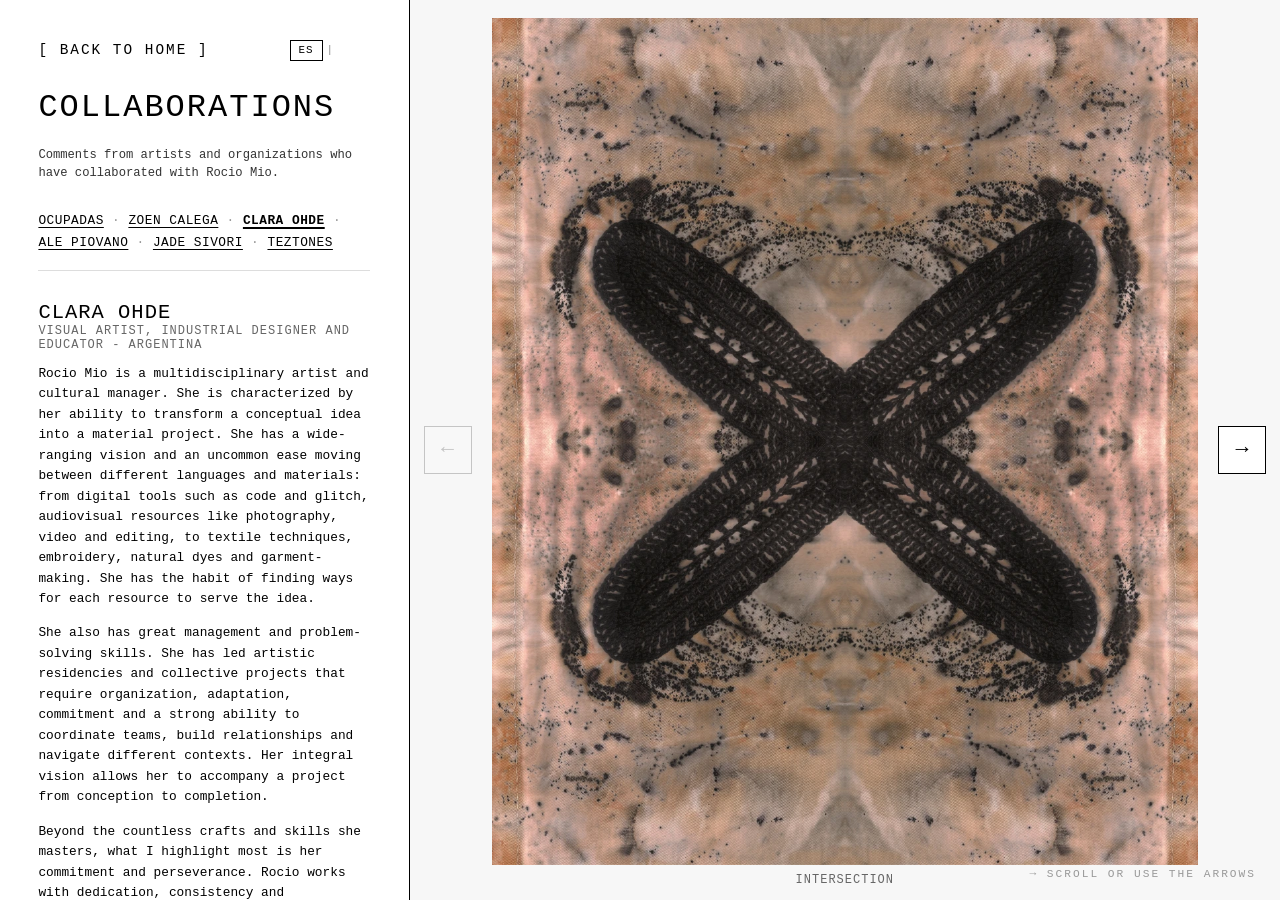
<file: collabs/index.html>
<!DOCTYPE html>
<html lang="es">
<head>
    <meta charset="UTF-8">
    <meta name="viewport" content="width=device-width, initial-scale=1.0">
    <title>Colaboraciones | Rocio Mio</title>
    <link rel="stylesheet" href="../css/serie-i18n.css">
    <style>
        * {
            margin: 0;
            padding: 0;
            box-sizing: border-box;
            font-family: 'Courier New', Courier, monospace;
        }

        body, html {
            background-color: #ffffff;
            color: #000000;
            height: 100%;
            overflow: hidden;
        }

        .portal-layout {
            display: flex;
            width: 100vw;
            height: 100vh;
        }

        .columna-texto {
            width: 32vw;
            height: 100vh;
            padding: 40px 3vw;
            border-right: 1px solid #000;
            display: flex;
            flex-direction: column;
            background: #ffffff;
            flex-shrink: 0;
            overflow-y: auto;
        }

        .btn-volver {
            color: #000;
            text-decoration: none;
            font-size: 0.9rem;
            letter-spacing: 2px;
            transition: opacity 0.3s;
        }

        .btn-volver:hover { opacity: 0.5; }

        .texto-contenido {
            margin-top: 28px;
            display: flex;
            flex-direction: column;
            gap: 8px;
            padding-bottom: 40px;
        }

        .texto-contenido h1 {
            font-size: clamp(1.5rem, 2.5vw, 3rem);
            text-transform: uppercase;
            letter-spacing: 2px;
            margin-bottom: 12px;
            font-weight: normal;
        }

        .collab-intro {
            font-size: clamp(0.75rem, 0.95vw, 1rem);
            line-height: 1.5;
            margin-bottom: 20px;
            color: #333;
        }

        .collab-lista--parrafo {
            display: block;
            margin-bottom: 22px;
            padding-bottom: 16px;
            border-bottom: 1px solid #ddd;
            line-height: 1.7;
            font-size: clamp(0.8rem, 1vw, 1rem);
            letter-spacing: 0.5px;
        }

        .collab-artista-inline {
            background: none;
            border: none;
            color: #000;
            font-family: inherit;
            font-size: inherit;
            letter-spacing: inherit;
            text-transform: uppercase;
            padding: 0;
            cursor: pointer;
            text-decoration: underline;
            text-underline-offset: 3px;
        }

        a.collab-artista-inline {
            display: inline;
        }

        .collab-artista-inline:hover {
            opacity: 0.55;
        }

        .collab-artista-inline.activa {
            text-decoration-thickness: 2px;
            font-weight: bold;
        }

        .collab-sep {
            color: #999;
        }

        #collabsRelato {
            display: flex;
            flex-direction: column;
            gap: 14px;
        }

        .collab-artista-nombre {
            font-size: clamp(1.1rem, 1.6vw, 1.6rem);
            text-transform: uppercase;
            letter-spacing: 1px;
            font-weight: normal;
        }

        .collab-artista-rol {
            font-size: clamp(0.75rem, 0.9vw, 0.9rem);
            letter-spacing: 1px;
            text-transform: uppercase;
            color: #666;
            margin-bottom: 4px;
        }

        #collabsRelato p {
            font-size: clamp(0.8rem, 1vw, 1.05rem);
            line-height: 1.6;
            text-align: left;
        }

        .link-objkt {
            display: inline-block;
            margin-top: 10px;
            color: #000;
            text-decoration: none;
            border: 1px solid #000;
            padding: 10px 20px;
            font-size: 0.85rem;
            text-transform: uppercase;
            letter-spacing: 1px;
            transition: all 0.3s ease;
            align-self: flex-start;
        }

        .link-objkt:hover {
            background: #000;
            color: #fff;
        }

        .galeria-wrap {
            position: relative;
            flex: 1;
            min-width: 0;
            height: 100vh;
            background: #f7f7f7;
        }

        .galeria-obras {
            --panel-w: 100%;
            width: 100%;
            height: 100%;
            display: flex;
            overflow-x: auto;
            overflow-y: hidden;
            scroll-snap-type: none;
            scroll-behavior: auto;
            overscroll-behavior: contain;
            -ms-overflow-style: none;
            scrollbar-width: none;
        }

        .galeria-obras::-webkit-scrollbar { display: none; }

        .item-obra {
            width: 100%;
            min-width: 100%;
            height: 100%;
            flex-shrink: 0;
            display: grid;
            grid-template-rows: minmax(0, 1fr) auto;
            grid-template-columns: 1fr;
            align-items: center;
            justify-items: center;
            padding: 2vh 2vw 1.5vh;
            overflow: hidden;
            box-sizing: border-box;
        }

        .item-obra img,
        .item-obra video,
        .item-obra iframe {
            grid-row: 1;
            place-self: center;
            max-width: 100%;
            max-height: 100%;
            width: 100%;
            height: 100%;
            object-fit: contain;
            display: block;
            border: 0;
        }

        .galeria-nav {
            position: absolute;
            top: 50%;
            transform: translateY(-50%);
            z-index: 20;
            width: 48px;
            height: 48px;
            border: 1px solid #000;
            background: rgba(255, 255, 255, 0.92);
            color: #000;
            cursor: pointer;
            font-size: 1.35rem;
            line-height: 1;
            display: flex;
            align-items: center;
            justify-content: center;
            transition: background 0.2s ease, color 0.2s ease, opacity 0.2s ease;
        }

        .galeria-nav--prev { left: 14px; }
        .galeria-nav--next { right: 14px; }

        .galeria-nav:hover:not(:disabled) {
            background: #000;
            color: #fff;
        }

        .galeria-nav:disabled {
            opacity: 0.2;
            cursor: default;
        }

        .item-obra iframe.item-youtube {
            width: min(100%, 420px);
            height: min(92%, 78vh);
            aspect-ratio: 9 / 16;
            background: #000;
        }

        .caption-obra {
            grid-row: 2;
            margin-top: 8px;
            font-size: 0.75rem;
            letter-spacing: 1px;
            text-transform: uppercase;
            color: #666;
            text-align: center;
            max-width: 90%;
        }

        .collab-vacio {
            display: flex;
            align-items: center;
            justify-content: center;
        }

        .collab-vacio .caption-obra {
            grid-row: auto;
            color: #999;
            font-size: 0.9rem;
            letter-spacing: 2px;
        }

        .scroll-hint {
            position: fixed;
            bottom: 20px;
            right: 24px;
            font-size: 0.7rem;
            letter-spacing: 2px;
            text-transform: uppercase;
            color: #999;
            pointer-events: none;
        }

        @media (max-width: 768px) {
            body, html { overflow: auto; }
            .portal-layout { flex-direction: column; height: auto; min-height: 100vh; }
            .columna-texto {
                width: 100vw;
                height: auto;
                border-right: none;
                border-bottom: 1px solid #000;
                padding: 30px 20px;
            }
            .galeria-wrap {
                width: 100vw;
                height: 70vh;
            }
            .galeria-nav {
                width: 42px;
                height: 42px;
            }
        }
    </style>
</head>
<body>

    <main class="portal-layout">

        <aside class="columna-texto">
            <div class="serie-top-row">
                <a href="../index.html#index" class="btn-volver" data-i18n="nav.volver">[ VOLVER AL ORIGEN ]</a>
                <div class="serie-lang-toggle serie-lang-toggle--light" role="group" aria-label="Idioma">
                    <button type="button" data-lang-btn="es" aria-pressed="true">ES</button>
                    <span class="serie-lang-sep">|</span>
                    <button type="button" data-lang-btn="en" aria-pressed="false">EN</button>
                </div>
            </div>

            <div class="texto-contenido">
                <h1 data-i18n="titulo">Colaboraciones</h1>
                <p class="collab-intro" data-i18n="intro">Comentarios de artistas y entidades con los que ha colaborado Rocio Mio.</p>
                <nav class="collab-lista collab-lista--parrafo" id="collabsLista" aria-label="Artistas"></nav>
                <div id="collabsArtistaHead"></div>
                <div id="collabsRelato"></div>
            </div>
        </aside>

        <div class="galeria-wrap">
            <button type="button" class="galeria-nav galeria-nav--prev" id="collabsPrev" aria-label="Imagen anterior">←</button>
            <section class="galeria-obras" id="collabsGaleria" aria-label="Obras de colaboracion"></section>
            <button type="button" class="galeria-nav galeria-nav--next" id="collabsNext" aria-label="Imagen siguiente">→</button>
        </div>

    </main>

    <span class="scroll-hint" data-i18n="scrollHint">→ gira la rueda o usa las flechas</span>

    <script src="../js/collabs-content.js"></script>
    <script src="../js/site-i18n.js"></script>
    <script src="../js/collabs-page.js"></script>
    <script src="../js/galeria-horizontal.js?v=8"></script>
</body>
</html>
</file>
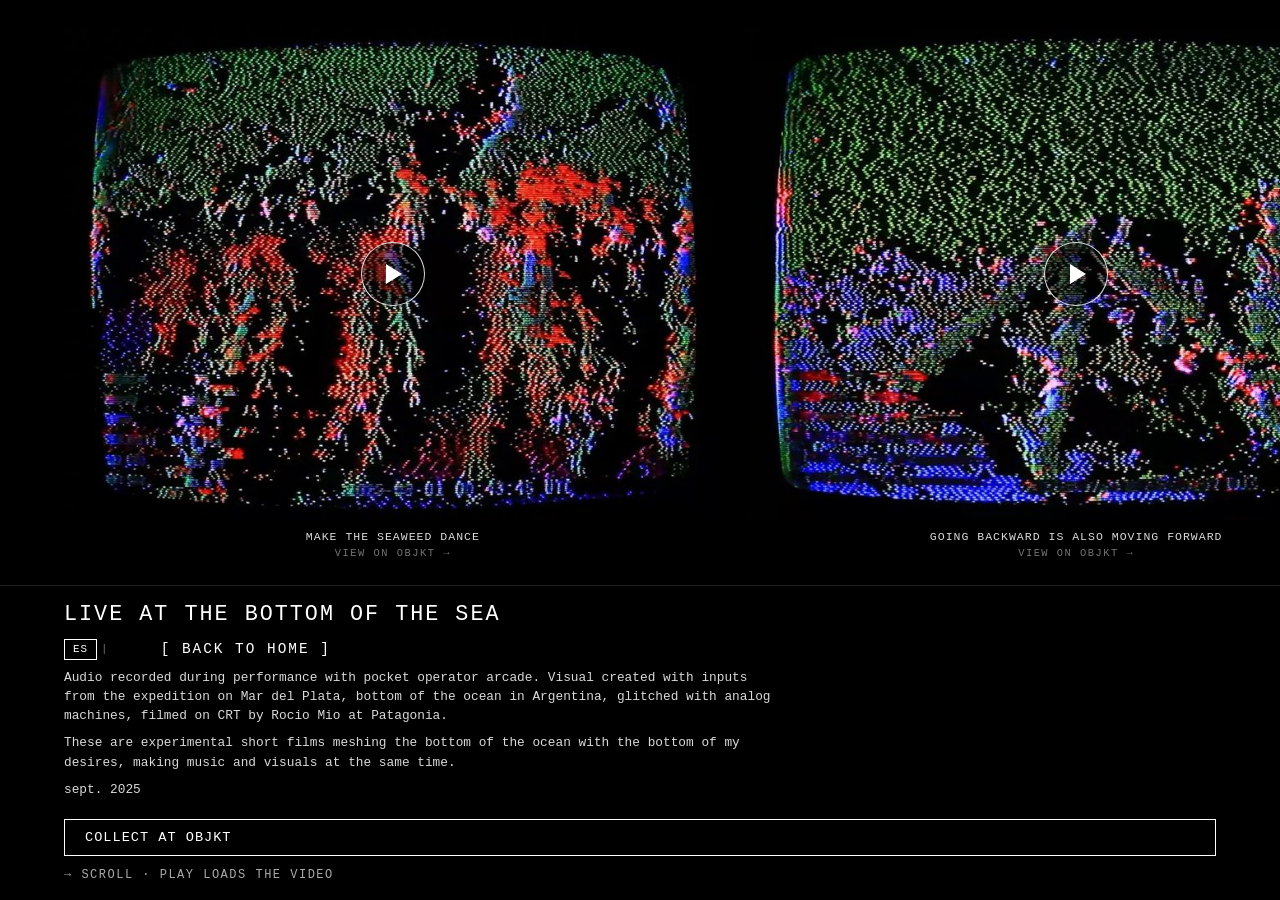
<file: live at the bottom of the sea/index.html>
<!DOCTYPE html>
<html lang="en">
<head>
    <meta charset="UTF-8">
    <meta name="viewport" content="width=device-width, initial-scale=1.0">
    <meta name="referrer" content="no-referrer">
    <title>Live at the bottom of the sea | Rocio Mio</title>
    <link rel="preload" as="image" href="thumbs/02-make-the-seaweed-dance.jpg">
    <link rel="stylesheet" href="../css/serie-i18n.css">
    <style>
        * {
            margin: 0;
            padding: 0;
            box-sizing: border-box;
            font-family: 'Courier New', Courier, monospace;
        }

        html, body {
            background-color: #000000;
            color: #ffffff;
            height: 100%;
            overflow: hidden;
        }

        /* Page shell - gallery scrolls; footer stays docked below */
        body {
            display: flex;
            flex-direction: column;
        }

        .galeria-horizontal {
            flex: 1 1 auto;
            min-height: 0;
            width: 100vw;
            display: flex;
            align-items: flex-start;
            overflow-x: auto;
            overflow-y: hidden;
            scroll-snap-type: none;
            scroll-behavior: auto;
            padding: 3vh 5vw 1.5vh;
            gap: 2vw;
            -ms-overflow-style: none;
            scrollbar-width: none;
        }

        .galeria-horizontal::-webkit-scrollbar { display: none; }

        .item-media {
            height: 100%;
            min-width: 42vw;
            flex-shrink: 0;
            scroll-snap-align: none;
            display: flex;
            flex-direction: column;
            justify-content: flex-start;
            align-items: center;
            background-color: #000000;
            color: #ffffff;
            position: relative;
        }

        .item-stage {
            position: relative;
            height: calc(100% - 3.2rem);
            width: auto;
            max-width: 90vw;
            display: flex;
            align-items: center;
            justify-content: center;
            background: #0a0a0a;
            border-radius: 2px;
            cursor: pointer;
        }

        .item-poster {
            height: 100%;
            width: auto;
            max-width: 90vw;
            min-height: 120px;
            object-fit: contain;
            display: block;
            border-radius: 2px;
            background: #0a0a0a;
        }

        .item-video {
            position: absolute;
            left: 50%;
            top: 50%;
            transform: translate(-50%, -50%);
            height: 100%;
            width: auto;
            max-width: 100%;
            object-fit: contain;
            border-radius: 2px;
            background: #000;
            opacity: 0;
            pointer-events: none;
        }

        .item-media.is-playing .item-poster,
        .item-media.is-loading .item-poster {
            opacity: 0;
        }

        .item-media.is-playing .item-video,
        .item-media.is-loading .item-video {
            opacity: 1;
            pointer-events: auto;
        }

        .btn-play {
            position: absolute;
            left: 50%;
            top: 50%;
            transform: translate(-50%, -50%);
            width: 64px;
            height: 64px;
            border: 1px solid rgba(255, 255, 255, 0.85);
            border-radius: 50%;
            background: rgba(0, 0, 0, 0.45);
            color: #fff;
            cursor: pointer;
            display: flex;
            align-items: center;
            justify-content: center;
            transition: background 0.25s ease, transform 0.25s ease;
            z-index: 2;
        }

        .btn-play:hover {
            background: rgba(0, 0, 0, 0.7);
            transform: translate(-50%, -50%) scale(1.05);
        }

        .btn-play-icon {
            width: 0;
            height: 0;
            border-style: solid;
            border-width: 10px 0 10px 16px;
            border-color: transparent transparent transparent #fff;
            margin-left: 3px;
        }

        .item-media.is-loading .btn-play {
            opacity: 0.35;
            pointer-events: none;
        }

        .item-caption {
            margin-top: 10px;
            font-size: clamp(0.7rem, 0.9vw, 0.85rem);
            letter-spacing: 1px;
            text-transform: uppercase;
            color: rgba(255, 255, 255, 0.85);
            text-align: center;
            max-width: 90%;
            text-shadow: 0 2px 6px rgba(0, 0, 0, 0.9);
        }

        .item-objkt-hint {
            font-size: 0.65rem;
            letter-spacing: 1.5px;
            text-transform: uppercase;
            color: rgba(255, 255, 255, 0.45);
            margin-top: 4px;
            text-shadow: 0 2px 4px rgba(0, 0, 0, 0.9);
            text-decoration: none;
        }

        .item-objkt-hint:hover {
            color: #ffffff;
        }

        .menu-inferior {
            flex: 0 0 auto;
            position: relative;
            width: 100vw;
            padding: 16px 5vw 18px;
            z-index: 100;
            background: #000000;
            border-top: 1px solid rgba(255, 255, 255, 0.12);
            display: flex;
            flex-direction: column;
            gap: 8px;
        }

        .header-top-row {
            display: flex;
            justify-content: space-between;
            align-items: center;
            gap: 12px 20px;
            flex-wrap: wrap;
        }

        .btn-volver {
            color: #ffffff;
            text-decoration: none;
            font-size: 0.9rem;
            letter-spacing: 2px;
            transition: opacity 0.3s;
            text-shadow: 0 2px 4px rgba(0, 0, 0, 0.9);
        }

        .btn-volver:hover { opacity: 0.5; }

        .titulo-serie {
            font-size: clamp(0.95rem, 1.7vw, 1.5rem);
            letter-spacing: 2px;
            text-transform: uppercase;
            font-weight: normal;
            text-shadow: 0 2px 8px rgba(0, 0, 0, 0.9);
            flex: 1 1 100%;
        }

        .serie-nav-actions {
            display: flex;
            align-items: center;
            gap: 16px;
        }

        .texto-concepto {
            max-width: 720px;
            font-size: clamp(0.75rem, 1vw, 0.95rem);
            line-height: 1.5;
            color: rgba(255, 255, 255, 0.85);
            text-shadow: 0 2px 6px rgba(0, 0, 0, 0.9);
        }

        .texto-concepto p + p { margin-top: 8px; }

        .scroll-hint-horizontal {
            font-size: 0.75rem;
            letter-spacing: 1.5px;
            text-transform: uppercase;
            color: #aaaaaa;
            margin-top: 4px;
            text-shadow: 0 2px 4px rgba(0, 0, 0, 0.9);
        }

        .link-objkt {
            display: inline-block;
            margin-top: 12px;
            color: #ffffff;
            text-decoration: none;
            border: 1px solid #ffffff;
            padding: 10px 20px;
            font-size: 0.85rem;
            text-transform: uppercase;
            letter-spacing: 1px;
            transition: all 0.3s ease;
            text-shadow: none;
        }

        .link-objkt:hover {
            background: #ffffff;
            color: #000000;
        }

        @media (max-width: 768px) {
            .galeria-horizontal { padding-top: 2vh; }
            .menu-inferior { padding: 14px 4vw 16px; }
            .item-media { min-width: 78vw; }
            .btn-play { width: 56px; height: 56px; }
            .texto-concepto { font-size: 0.72rem; }
        }
    </style>
</head>
<body>

    <main class="galeria-horizontal" id="galeriaHorizontal" aria-label="Galeria Live at the bottom of the sea"></main>

    <footer class="menu-inferior">
        <div class="header-top-row">
            <h1 class="titulo-serie">Live at the bottom of the sea</h1>
            <div class="serie-nav-actions">
                <div class="serie-lang-toggle serie-lang-toggle--dark" role="group" aria-label="Idioma">
                    <button type="button" data-lang-btn="es" aria-pressed="true">ES</button>
                    <span class="serie-lang-sep">|</span>
                    <button type="button" data-lang-btn="en" aria-pressed="false">EN</button>
                </div>
                <a href="../index.html#index" class="btn-volver" data-i18n="volver">[ VOLVER AL ORIGEN ]</a>
            </div>
        </div>
        <div class="texto-concepto" data-i18n-html="liveSeaIntro">
            <p>Audio grabado en performance con pocket operator arcade. Visual creado con inputs de la expedicion en Mar del Plata, fondo del oceano en Argentina, glitcheado con maquinas analogicas, filmado en CRT por Rocio Mio en Patagonia.</p>
            <p>Cortometrajes experimentales que mezclan el fondo del oceano con el fondo de mis deseos, haciendo musica y visuales al mismo tiempo.</p>
            <p>sept. 2025</p>
        </div>
        <a href="https://objkt.com/collections/KT1Q4XJL7Y9jStWCXsfTTT1RvLNL5j31wU63" target="_blank" rel="noopener" class="link-objkt" data-i18n="collectObjkt">collect at objkt</a>
        <span class="scroll-hint-horizontal" data-i18n="scrollVideos">→ gira la rueda · play carga el video</span>
    </footer>

    <script src="../js/live-sea-data.js"></script>
    <script src="../js/videopoetry-player.js"></script>
    <script src="../js/series-ui-content.js"></script>
    <script src="../js/site-i18n.js"></script>
    <script src="../js/galeria-horizontal.js?v=8"></script>
</body>
</html>
</file>
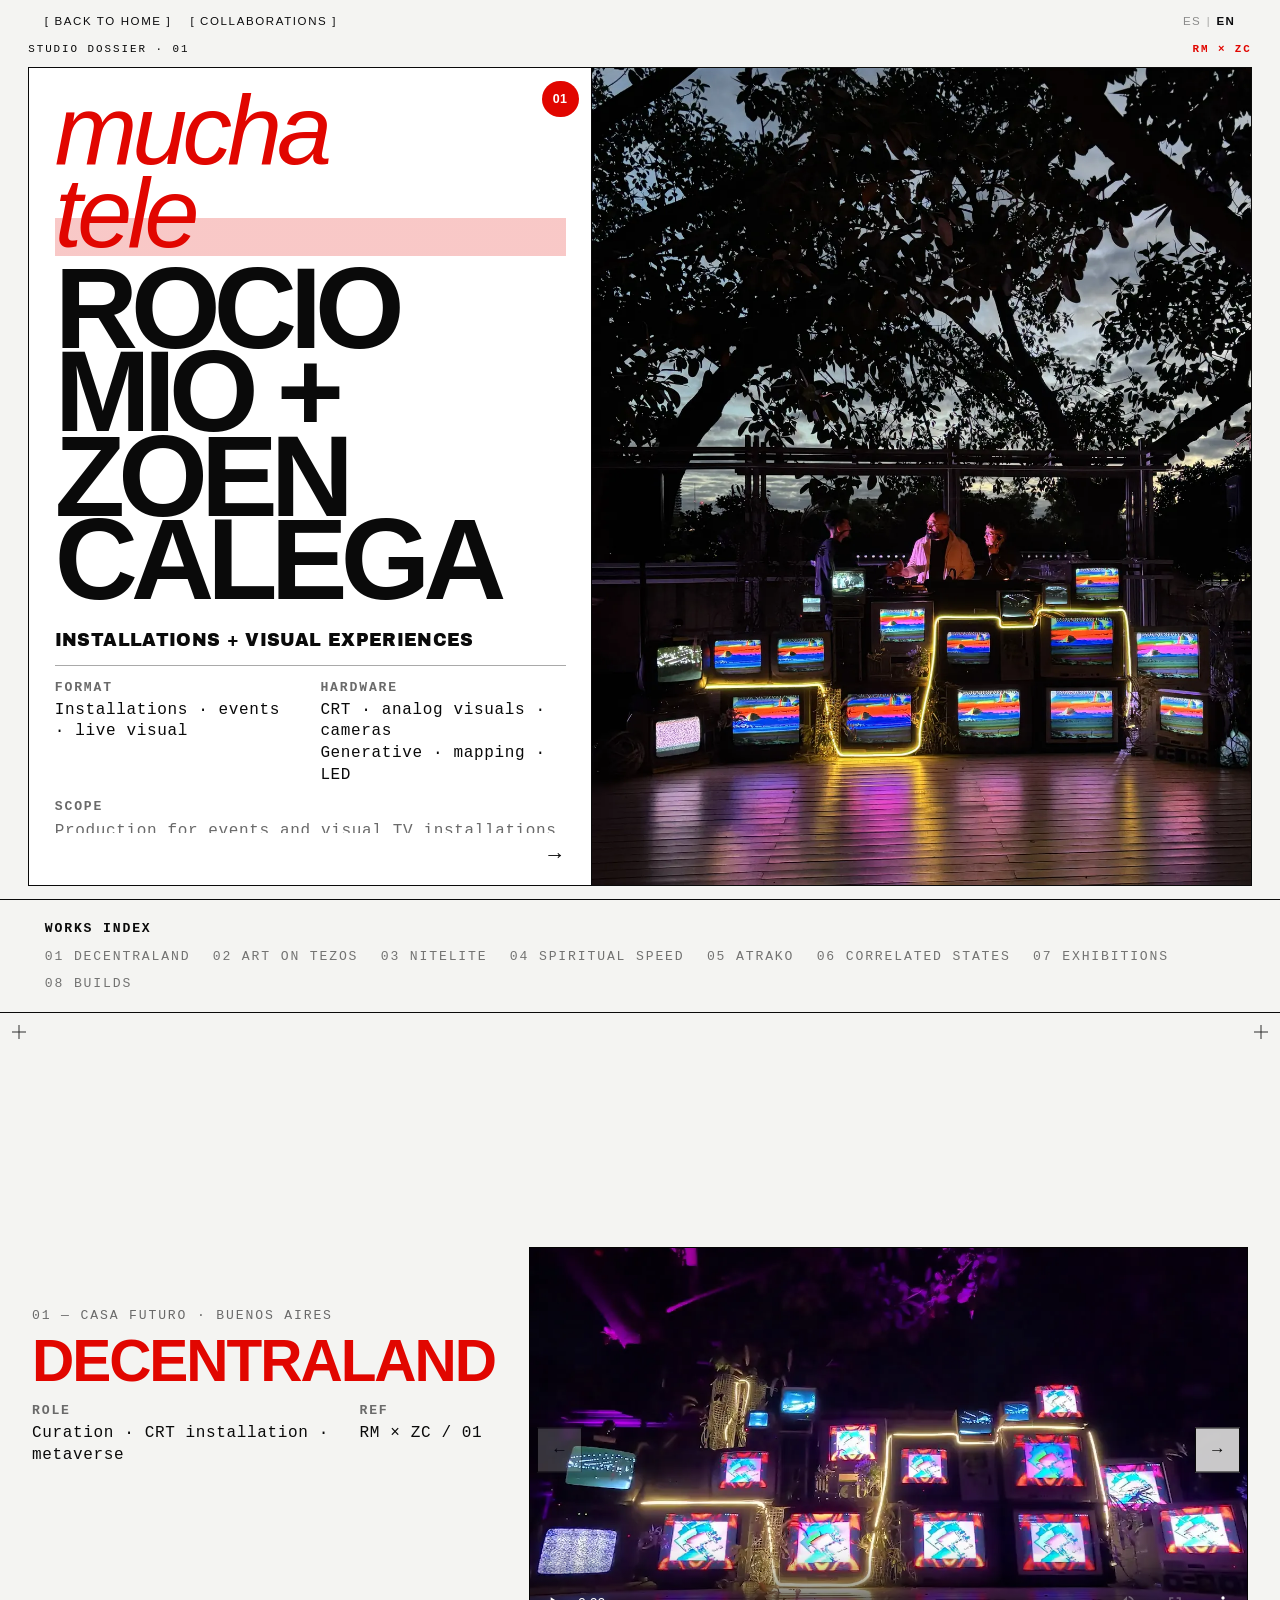
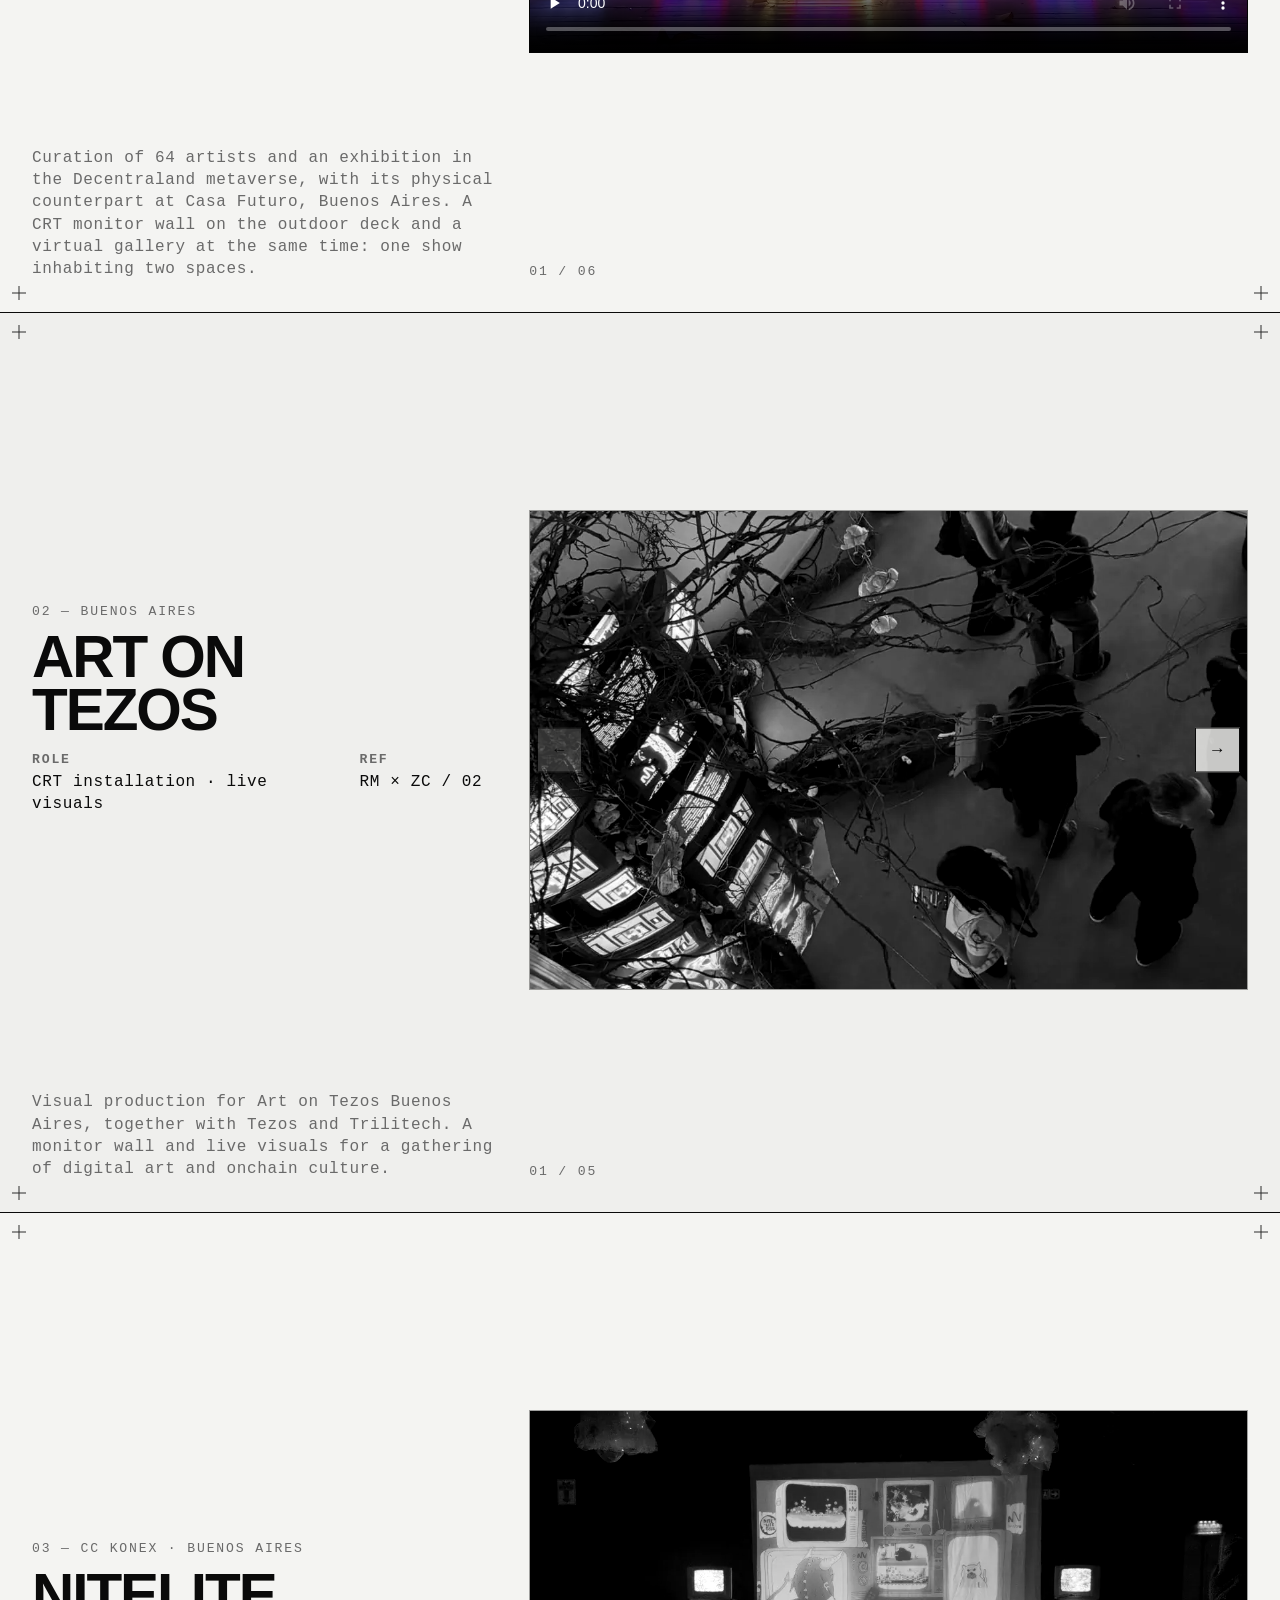
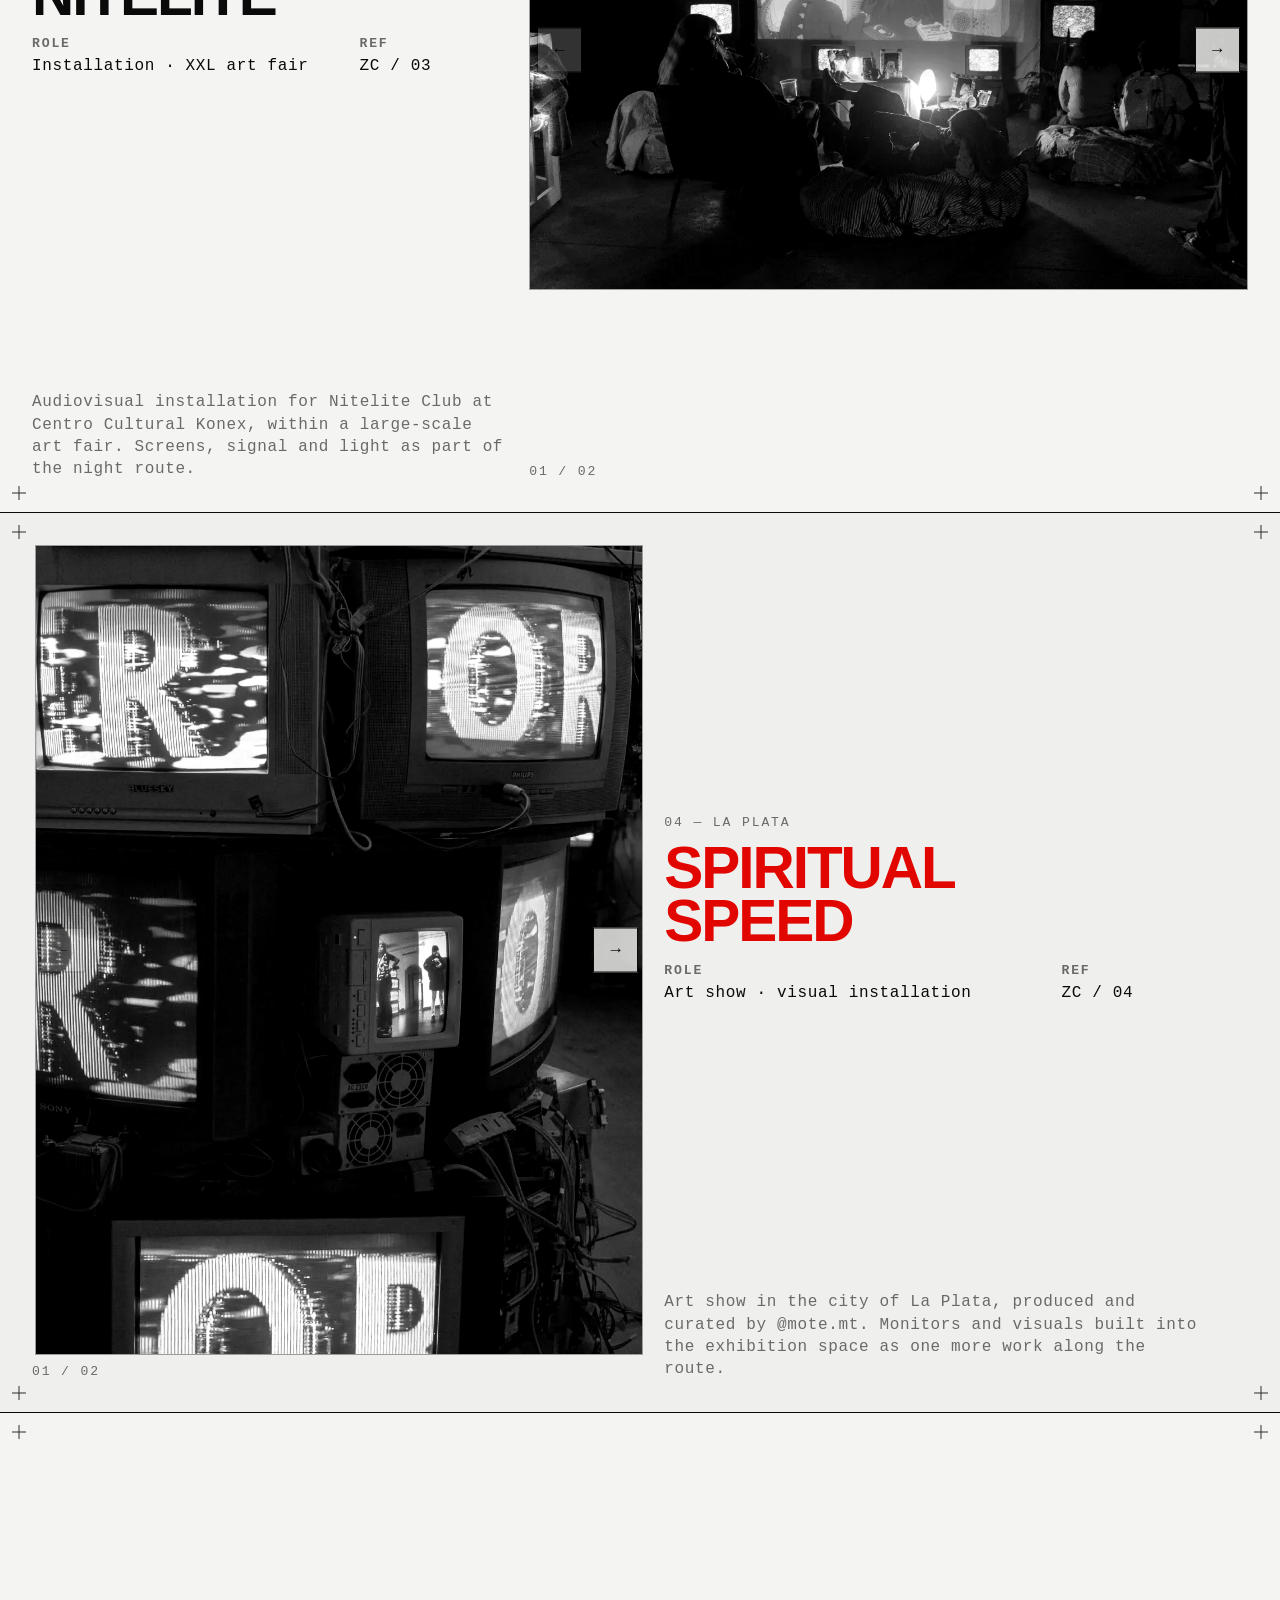
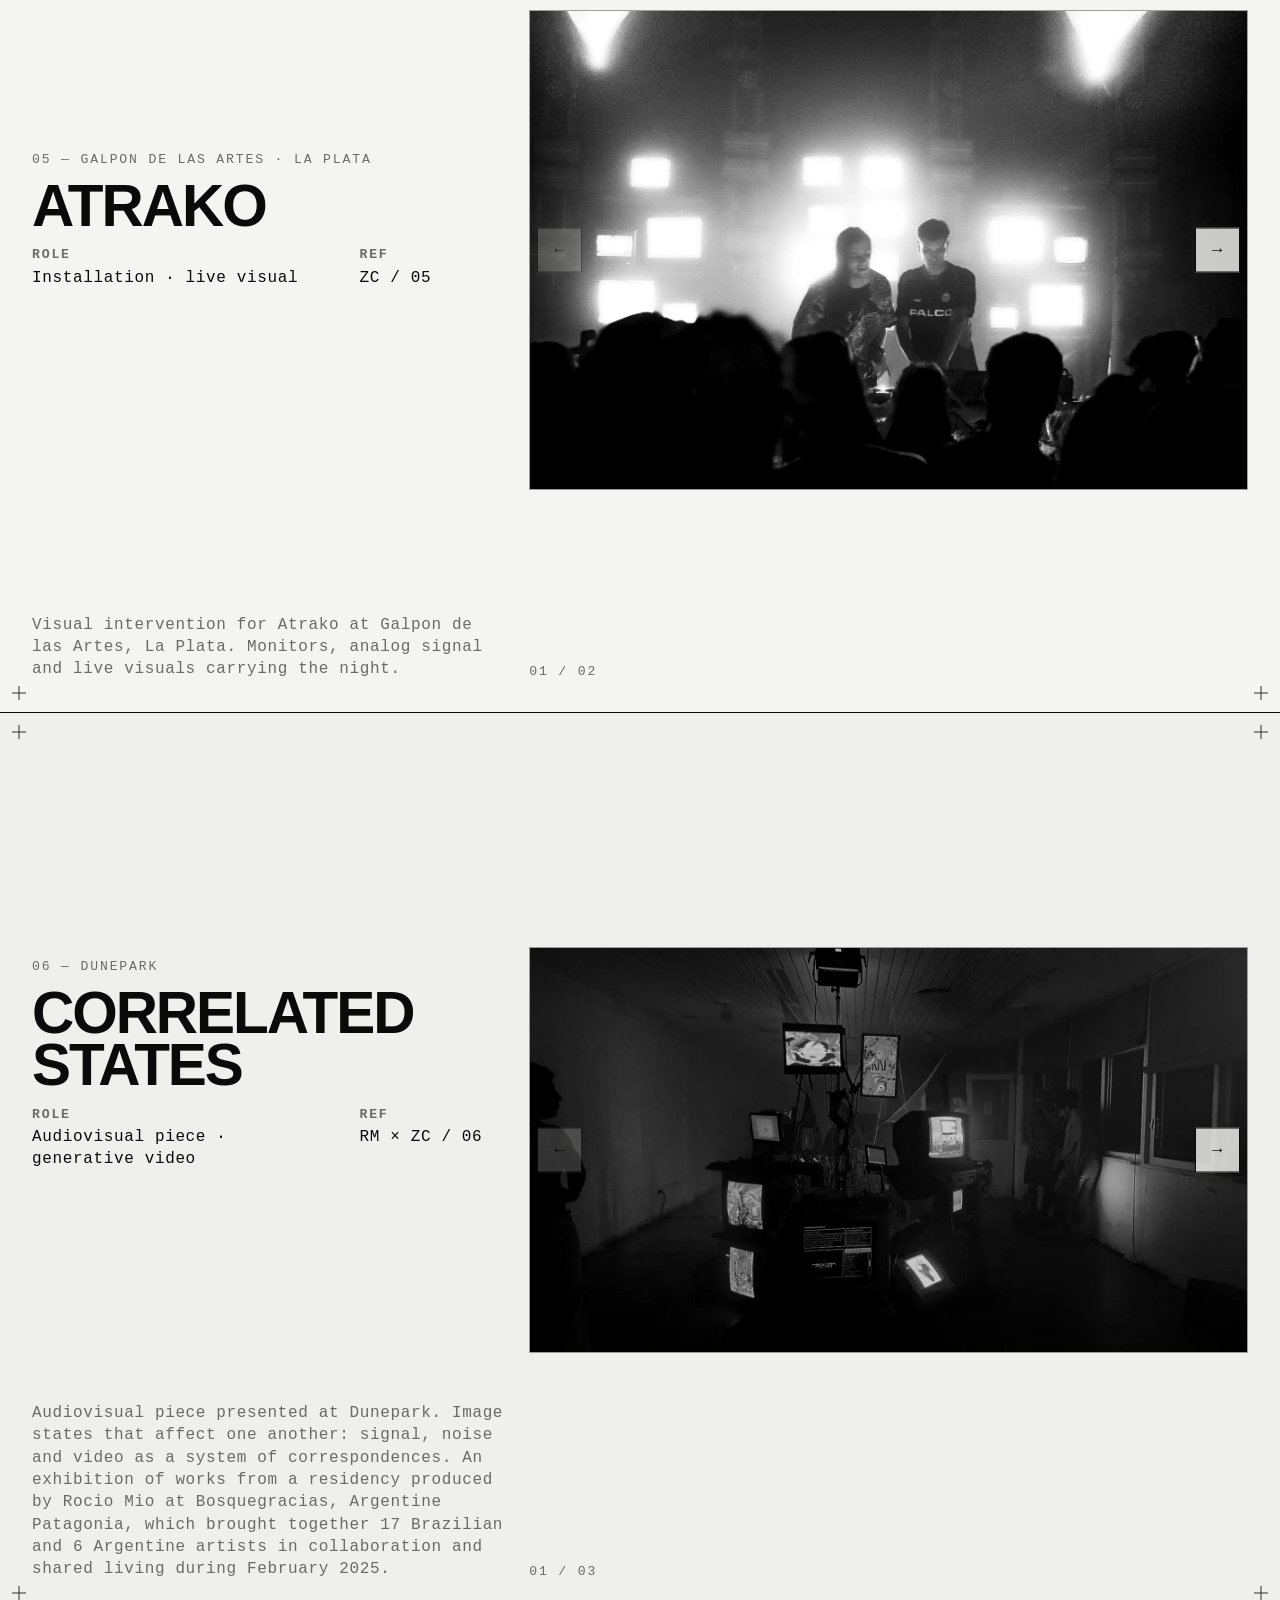
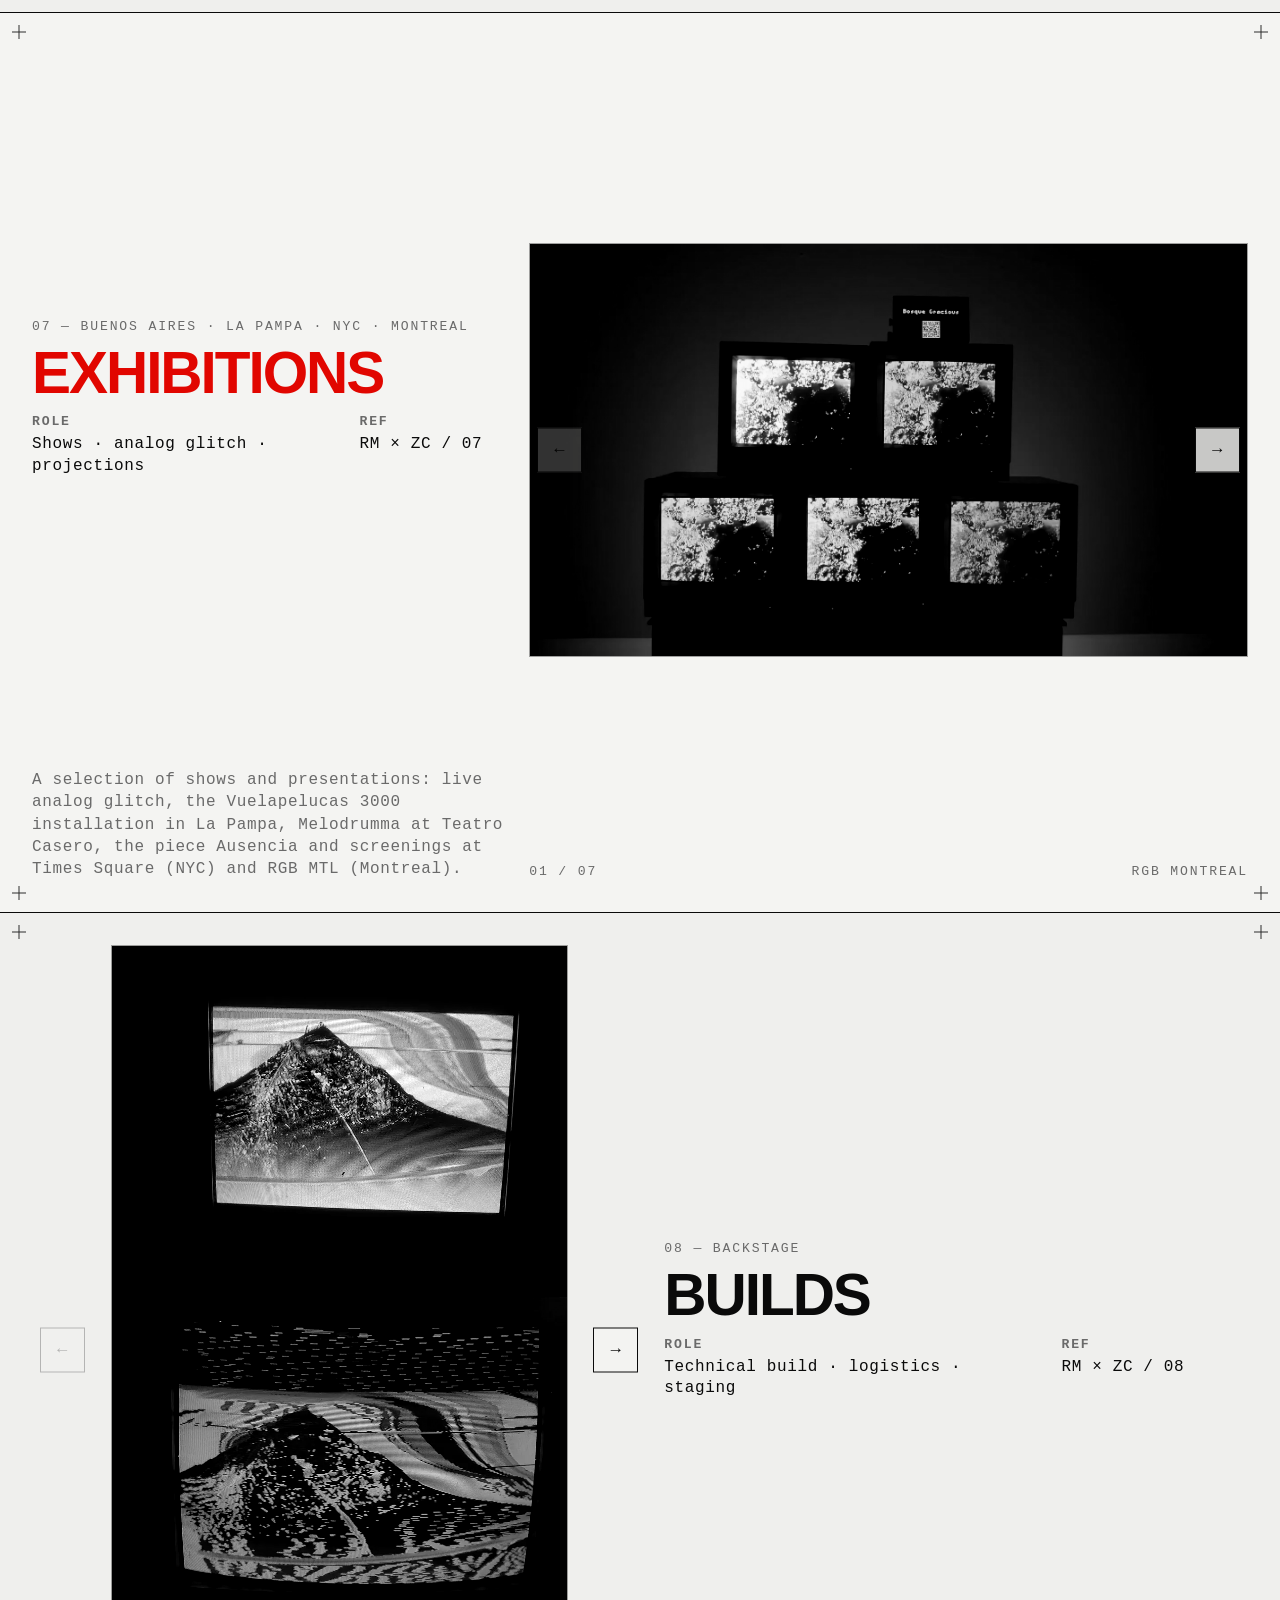
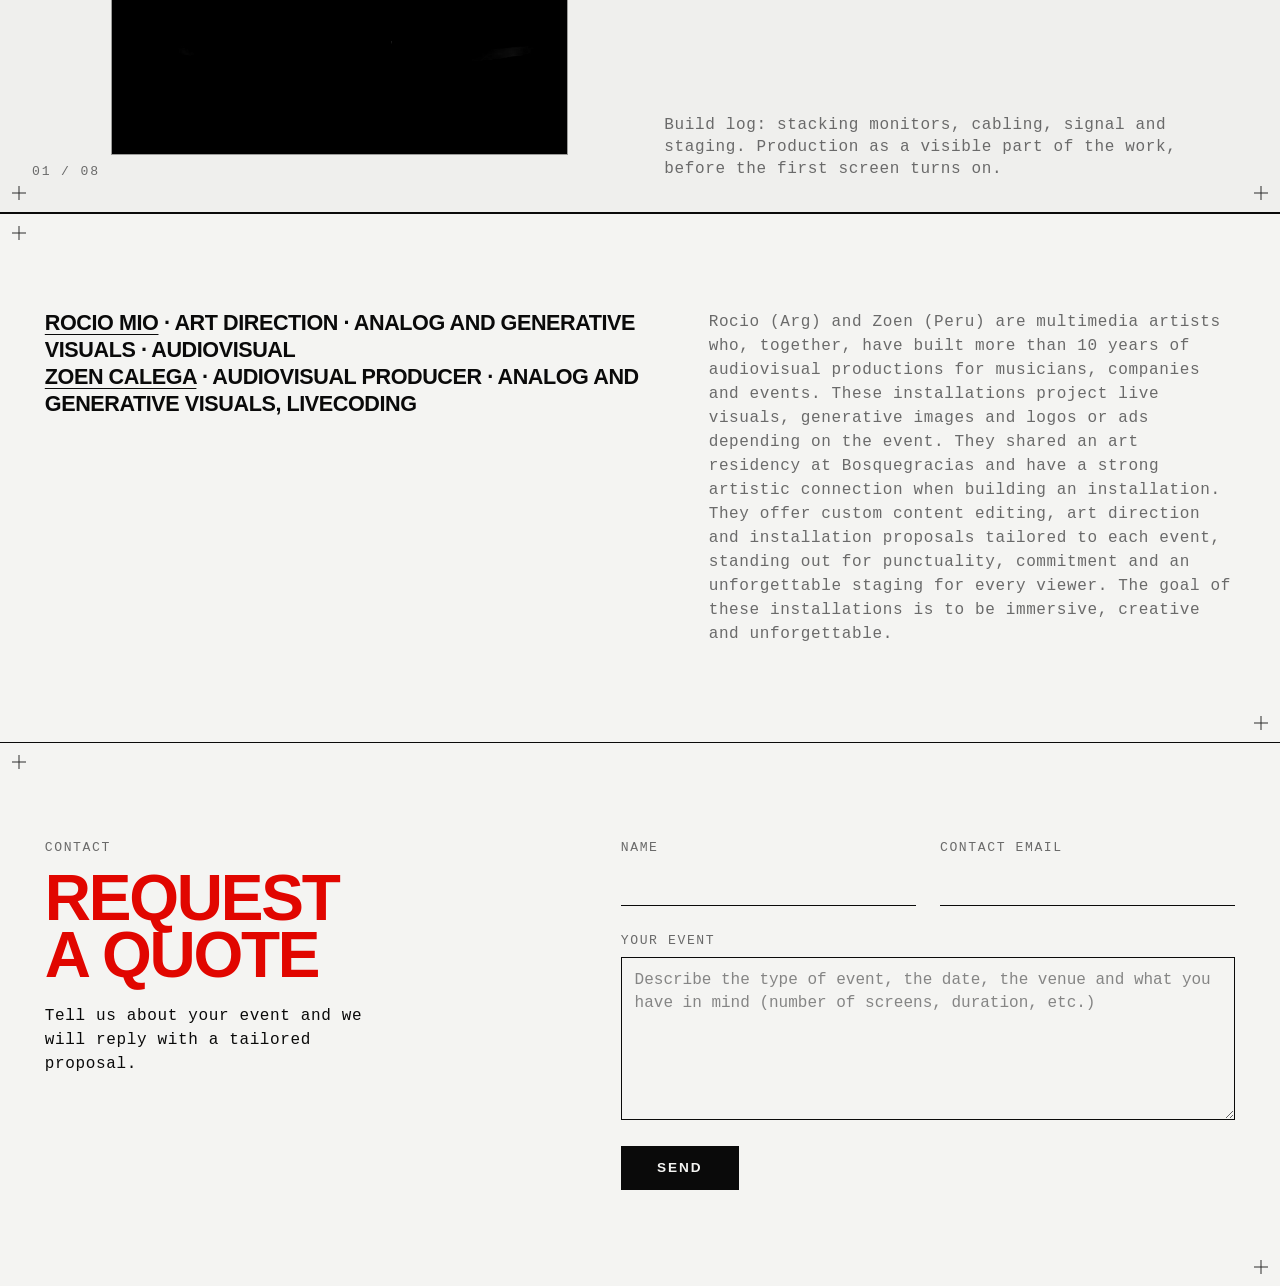
<file: muchatele/index.html>
<!DOCTYPE html>
<html lang="es">
<head>
    <meta charset="UTF-8">
    <meta name="viewport" content="width=device-width, initial-scale=1.0">
    <title>mucha tele | Rocio Mio + Zoen Calega</title>
    <meta name="description" content="Instalaciones + experiencias visuales. Produccion para eventos e instalaciones visuales de tvs.">
    <meta property="og:title" content="mucha tele | Rocio Mio + Zoen Calega">
    <meta property="og:description" content="Instalaciones + experiencias visuales. Produccion para eventos e instalaciones visuales de tvs.">
    <meta property="og:image" content="https://rociomio.github.io/rociomio/collabs/zoen%20calega/Decentraland/web/casa-futuro-buenos-aires.webp">
    <meta property="og:url" content="https://rociomio.github.io/rociomio/muchatele/">
    <link rel="canonical" href="https://rociomio.github.io/rociomio/collabs/zoen%20calega/index.html">
    <meta http-equiv="refresh" content="0; url=../collabs/zoen%20calega/index.html">
    <script>
        // Hash passthrough - keeps #proyecto anchors when redirecting.
        window.location.replace("../collabs/zoen%20calega/index.html" + window.location.hash);
    </script>
</head>
<body>
    <p><a href="../collabs/zoen%20calega/index.html">mucha tele — Rocio Mio + Zoen Calega</a></p>
</body>
</html>
</file>
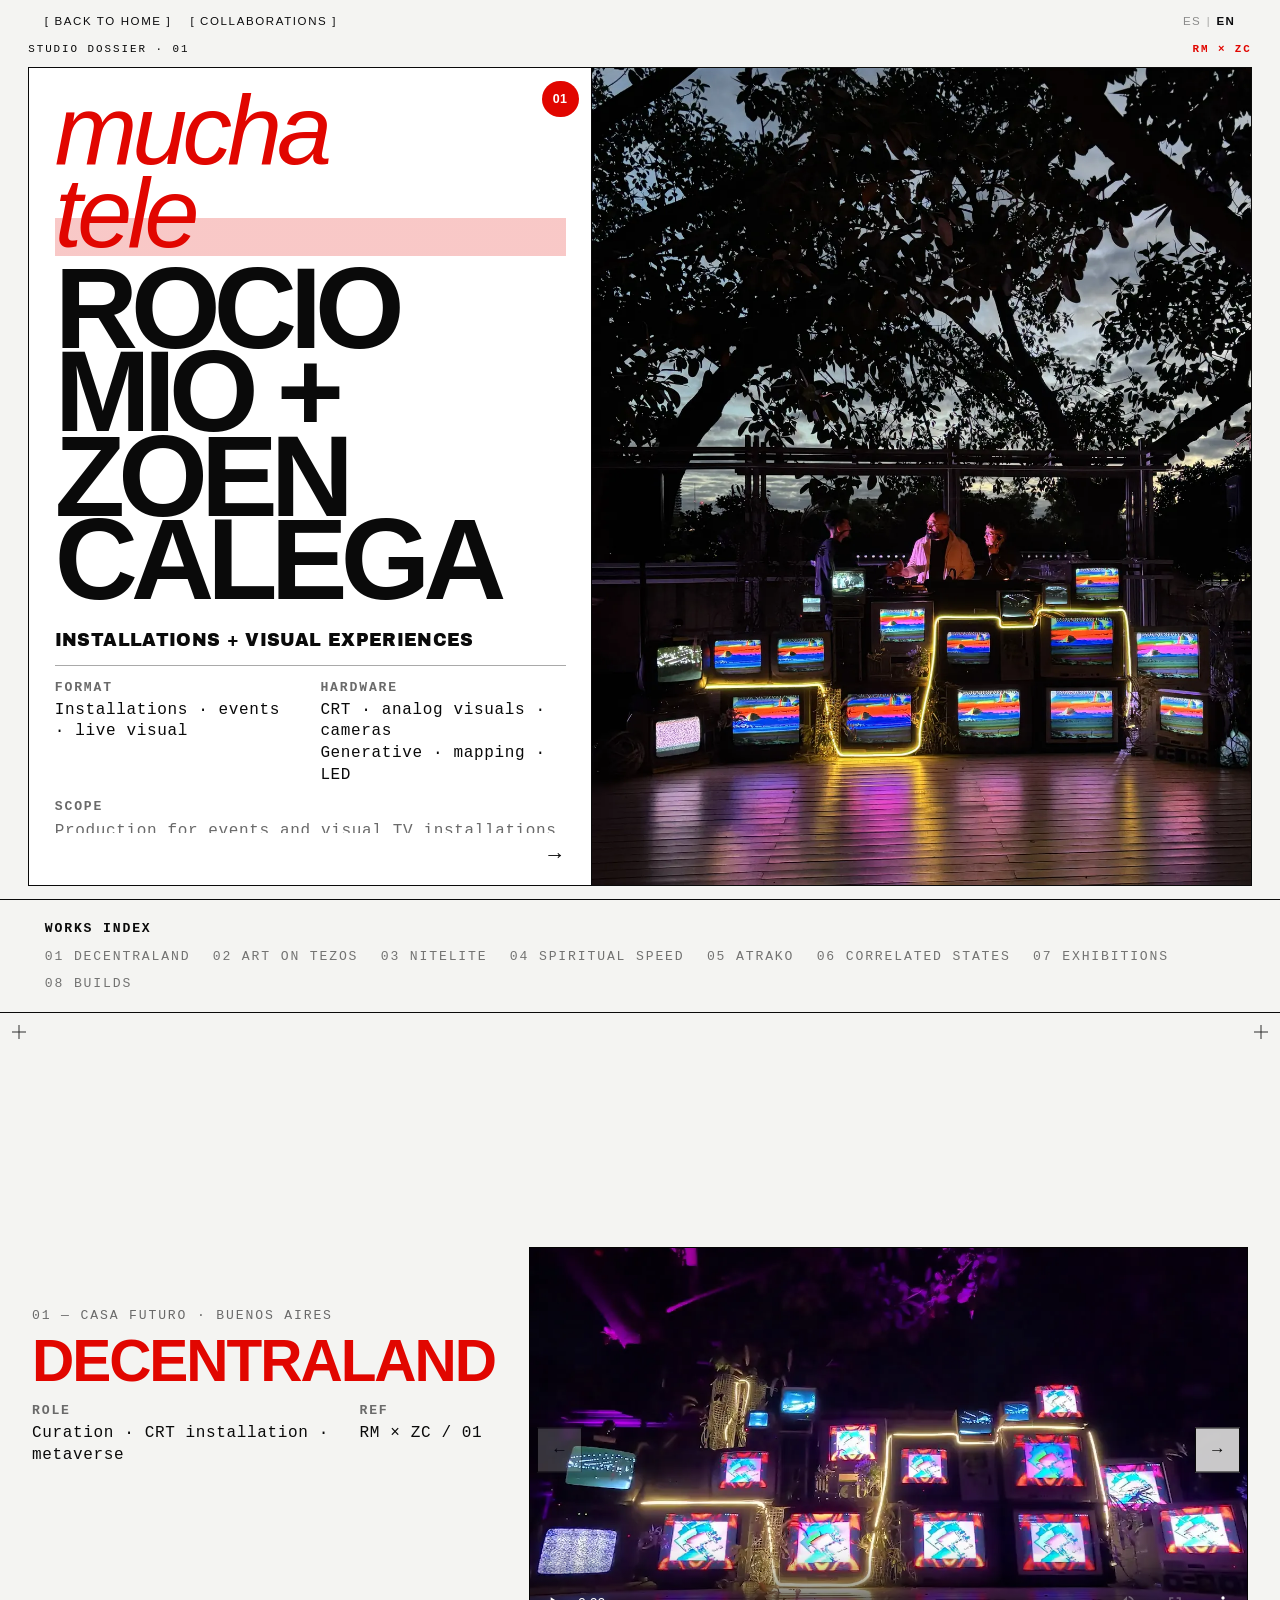
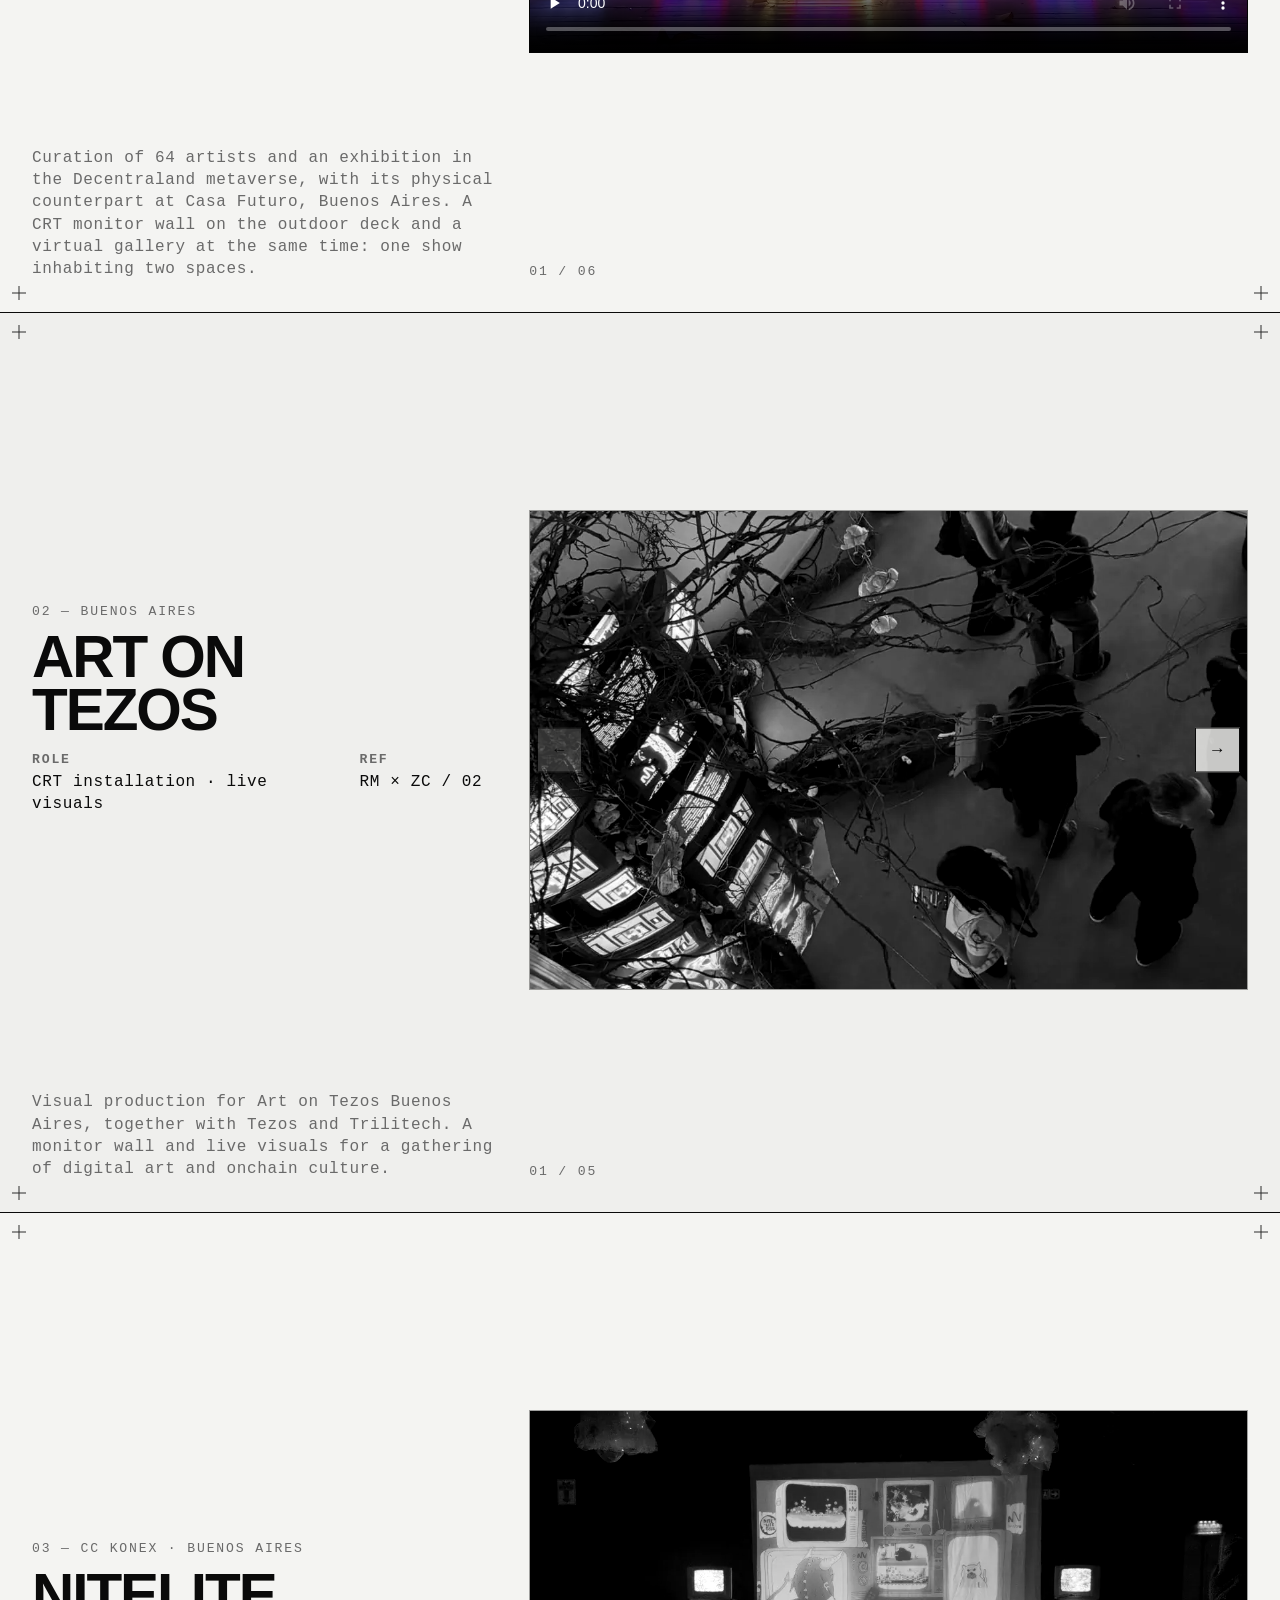
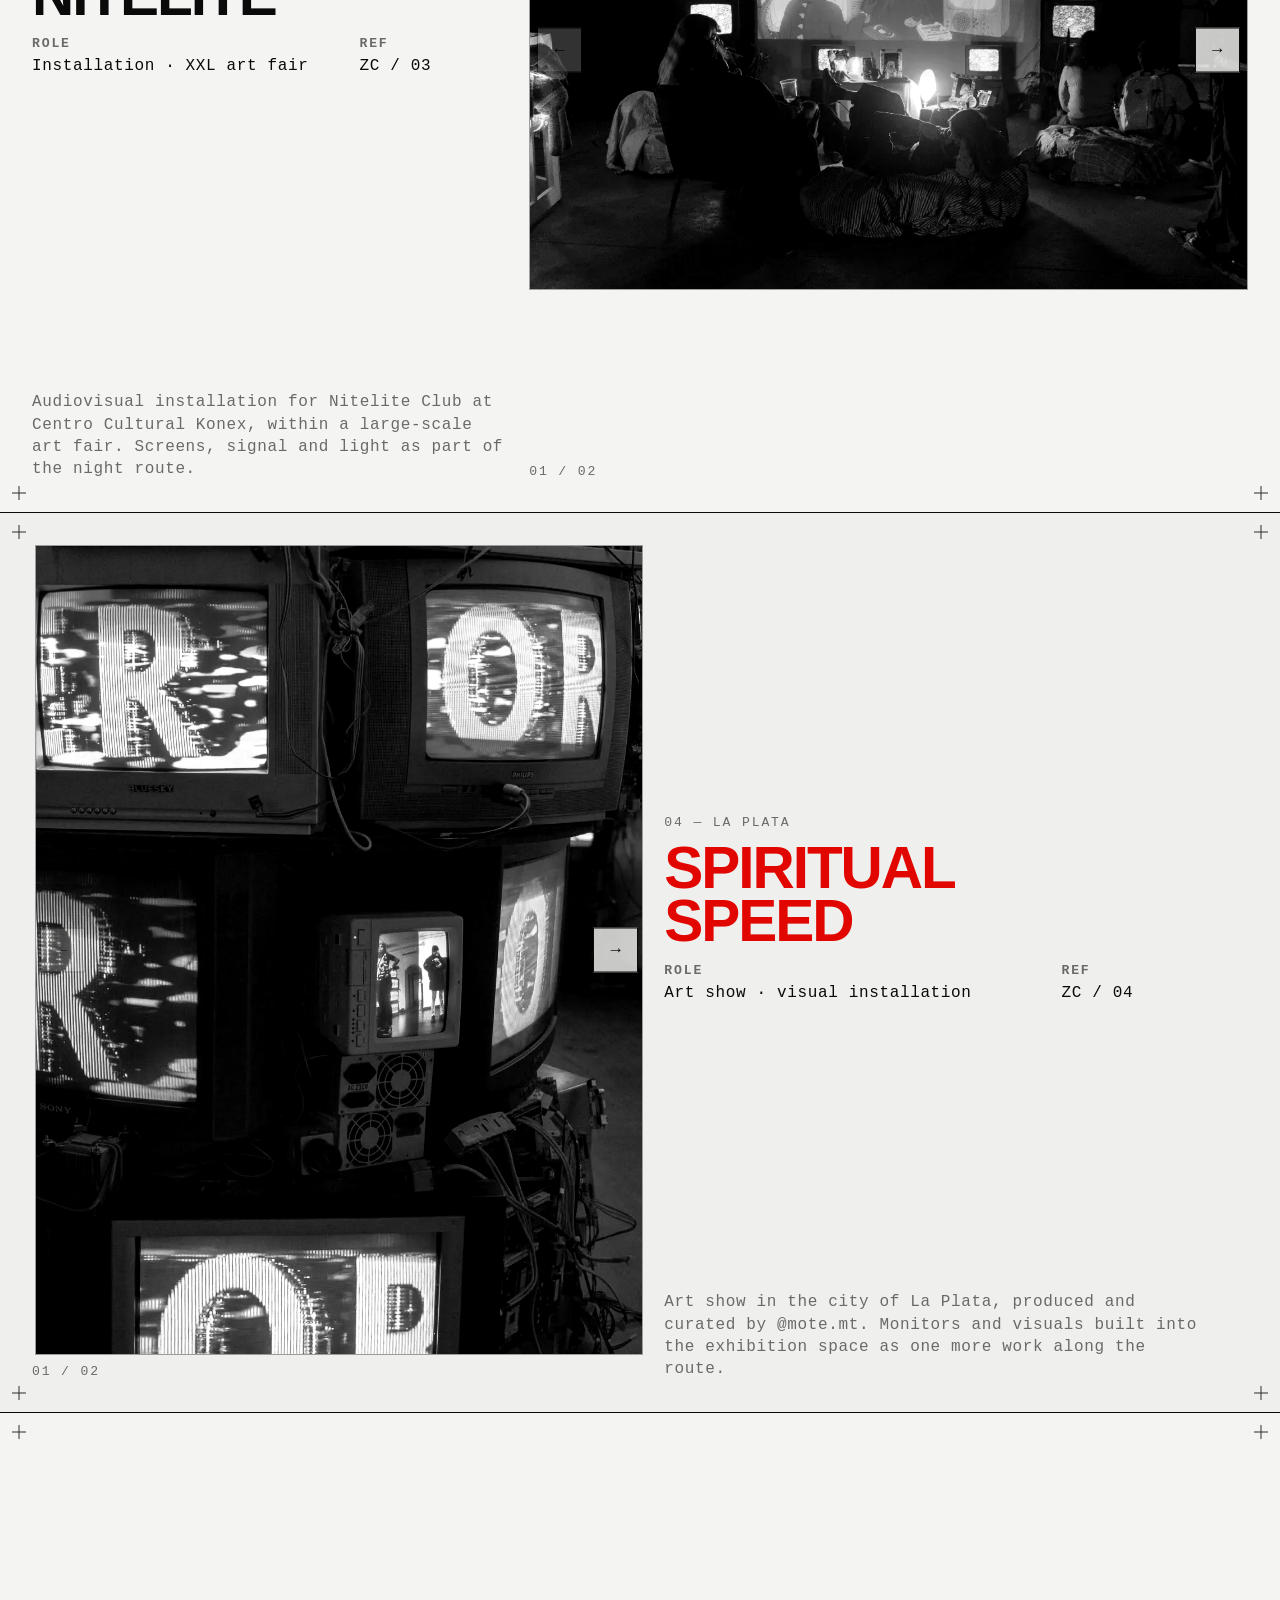
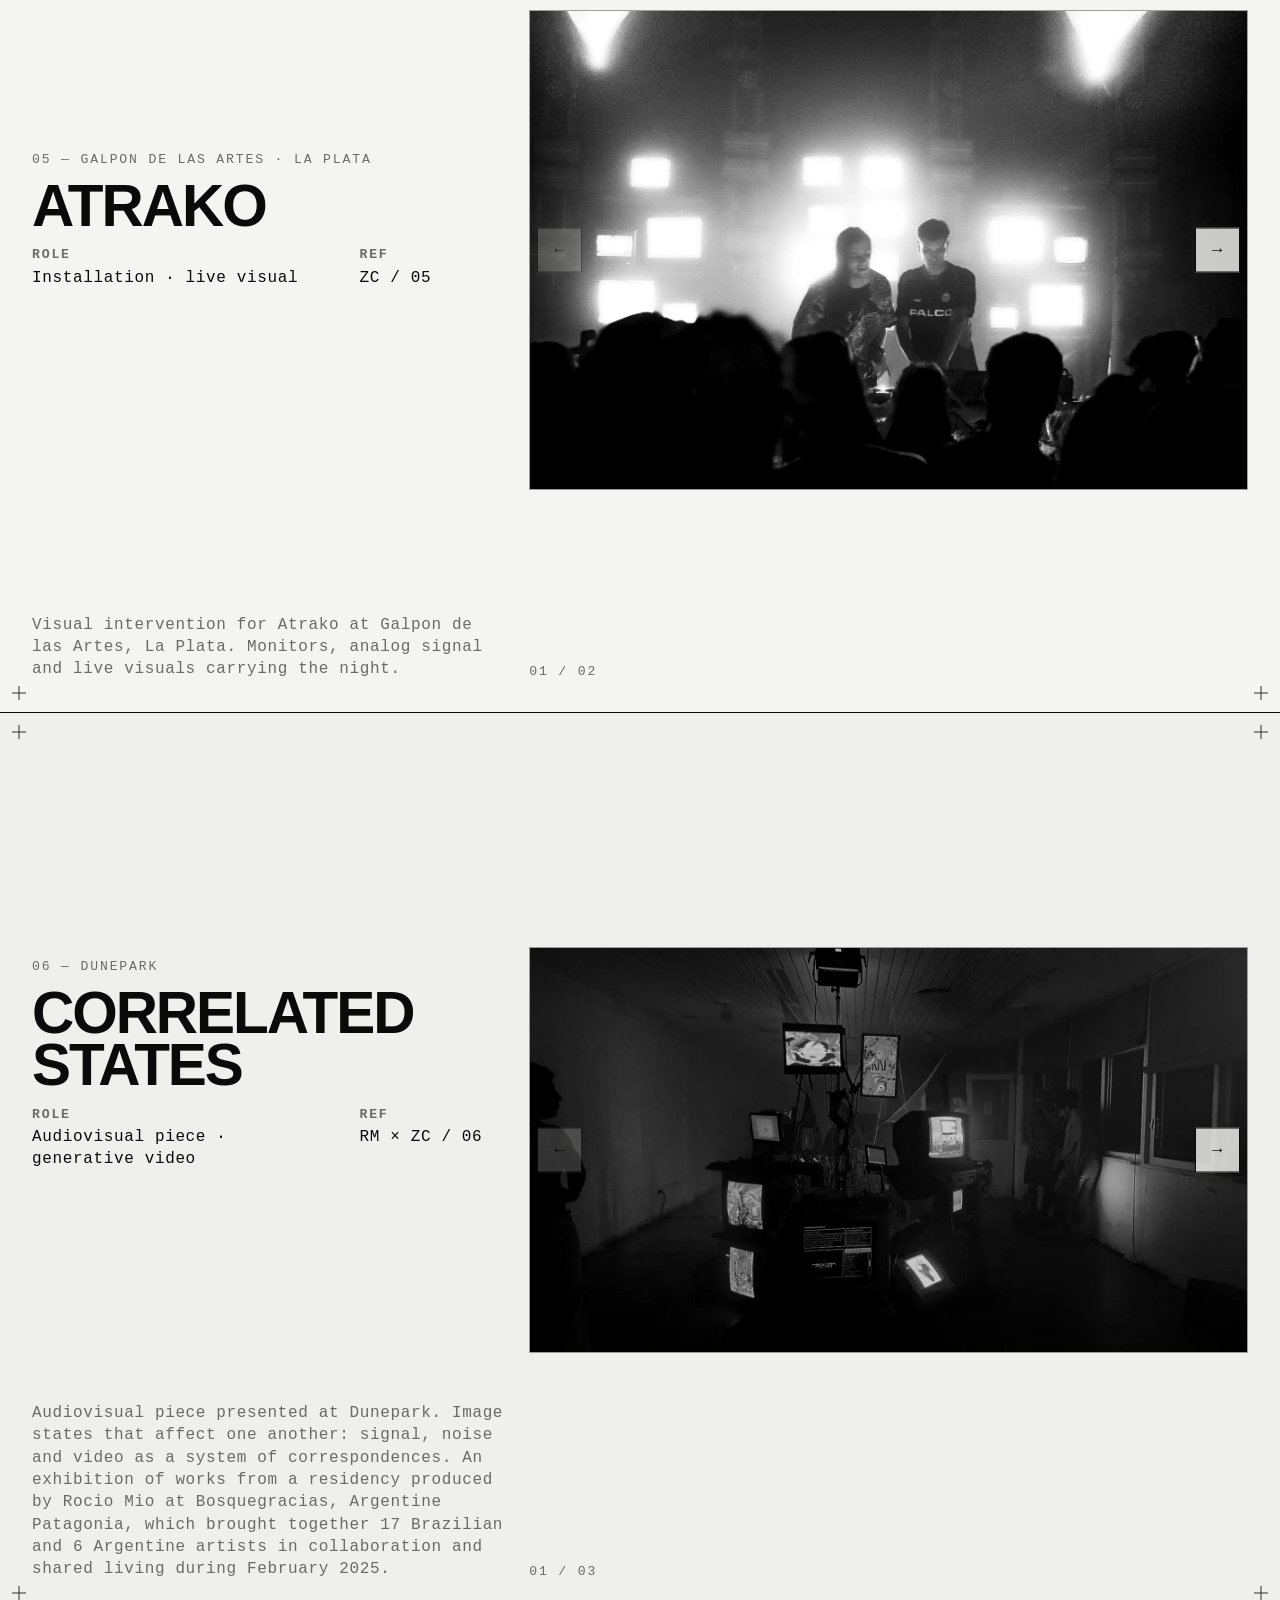
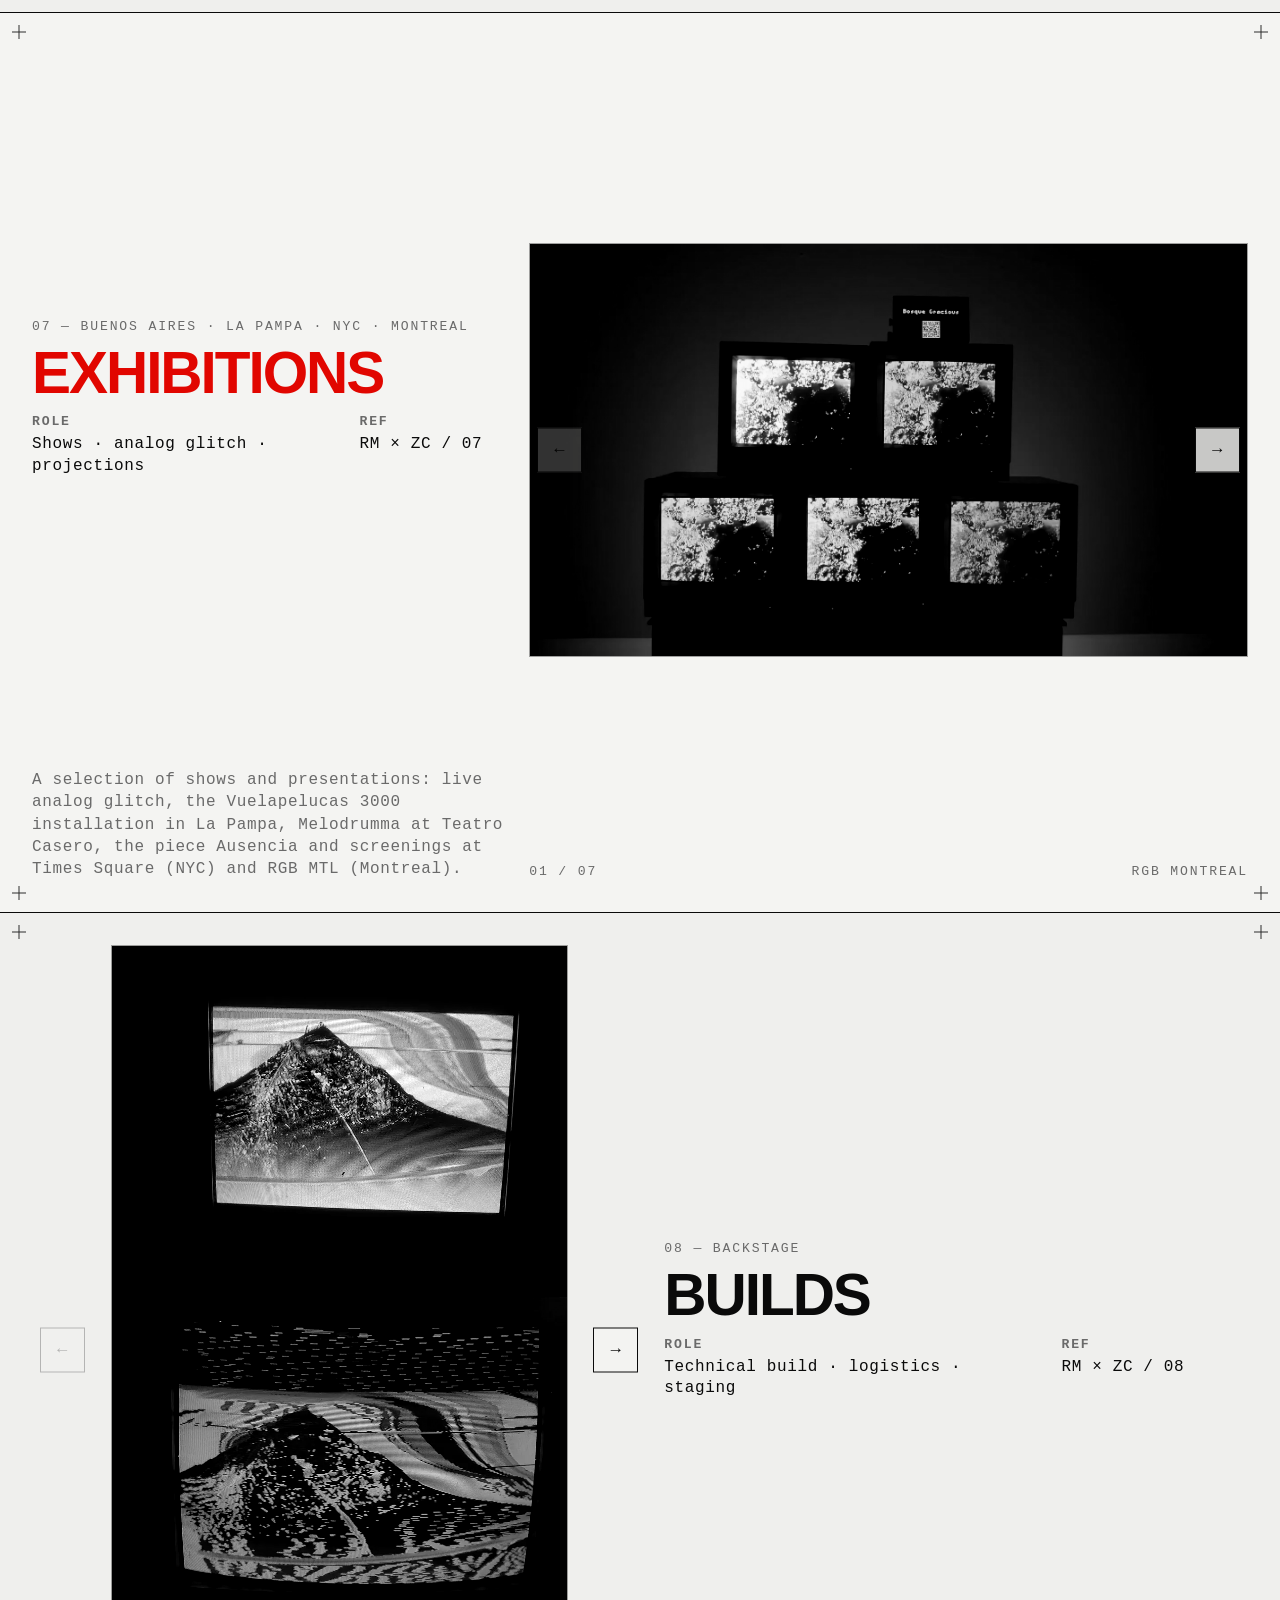
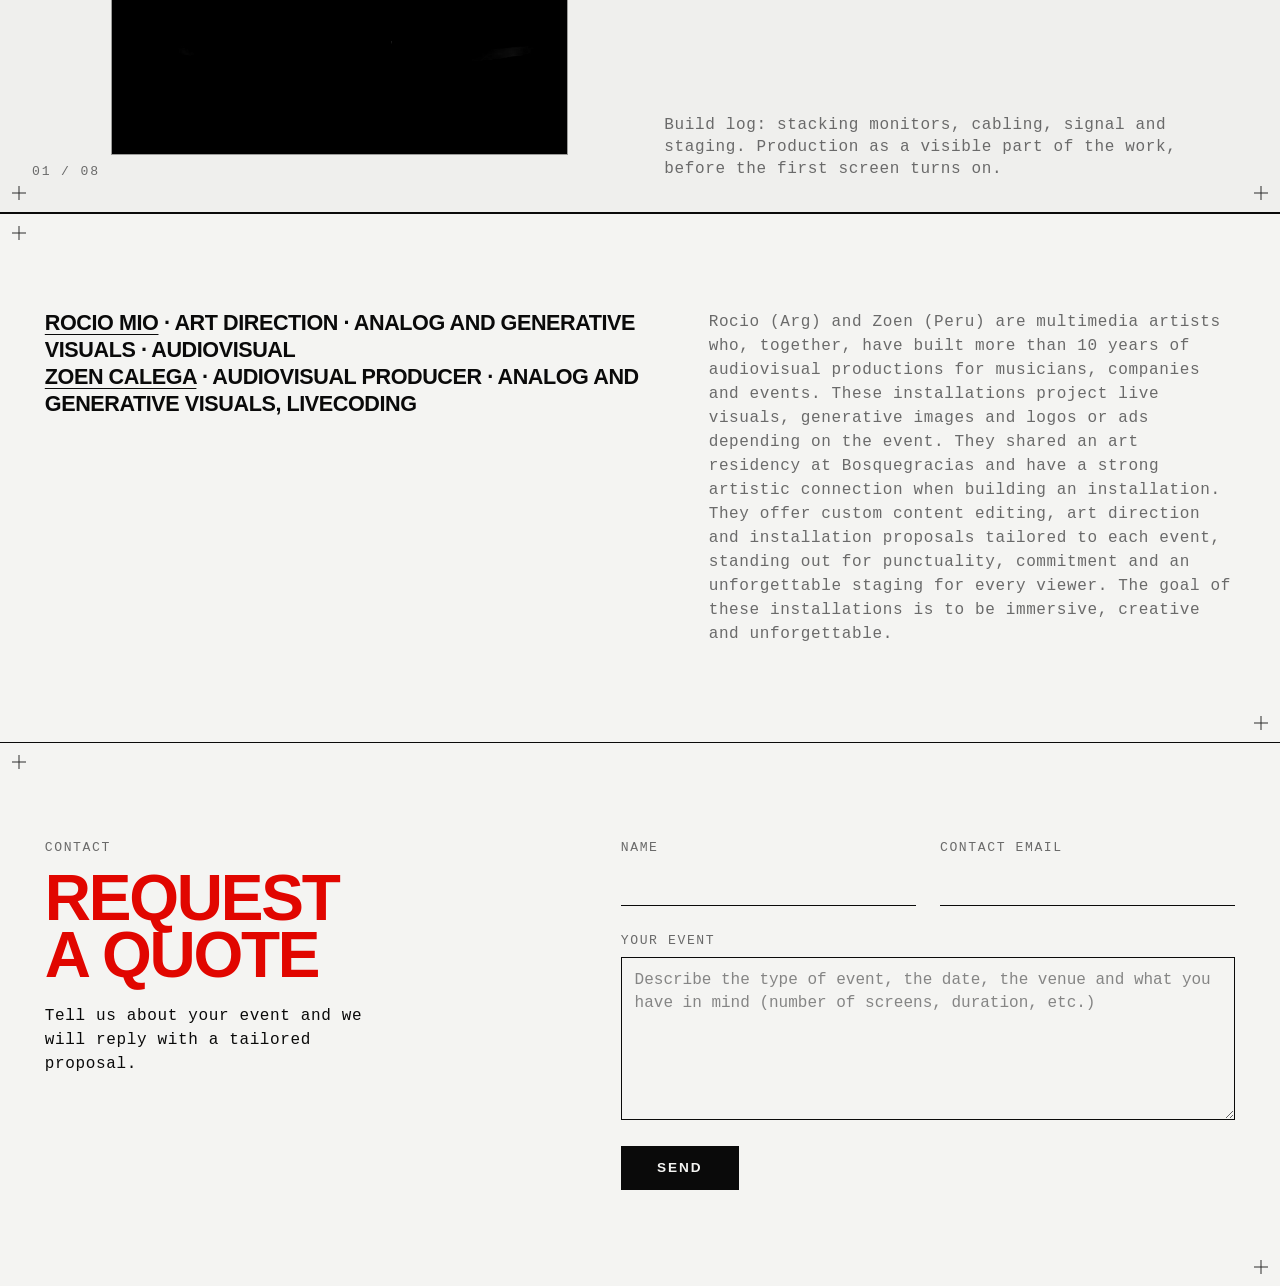
<file: collabs/zoen calega/index.html>
<!DOCTYPE html>
<html lang="es">
<head>
    <meta charset="UTF-8">
    <meta name="viewport" content="width=device-width, initial-scale=1.0">
    <title>Zoen Calega × Rocio Mio | Produccion visual</title>
    <meta name="description" content="Dossier de produccion audiovisual: instalaciones CRT, eventos y sistemas visuales. Rocio Mio × Zoen Calega.">
    <link rel="preconnect" href="https://fonts.googleapis.com">
    <link rel="preconnect" href="https://fonts.gstatic.com" crossorigin>
    <link href="https://fonts.googleapis.com/css2?family=Archivo+Black&display=swap" rel="stylesheet">
    <link rel="stylesheet" href="../../css/serie-i18n.css">
    <link rel="stylesheet" href="../../css/zoen-studio.css">
</head>
<body class="zoen-body">

    <header class="zoen-top">
        <div class="zoen-top-links">
            <a href="../../index.html#index" data-i18n="nav.volver">[ VOLVER AL ORIGEN ]</a>
            <a href="../index.html" data-i18n="nav.collabs">[ COLABORACIONES ]</a>
        </div>
        <div class="zoen-lang serie-lang-toggle" role="group" aria-label="Idioma">
            <button type="button" data-lang-btn="es" aria-pressed="true">ES</button>
            <span class="zoen-lang-sep serie-lang-sep">|</span>
            <button type="button" data-lang-btn="en" aria-pressed="false">EN</button>
        </div>
    </header>

    <main>
        <section class="zoen-hero" aria-label="Studio dossier">
            <div class="zoen-hero-head">
                <span data-zoen="hero.kicker">STUDIO DOSSIER · 01</span>
                <span class="zoen-hero-marca" data-zoen="hero.marca">RM × ZC</span>
            </div>

            <div class="zoen-portal">
                <div class="zoen-portal-text">
                    <span class="zoen-portal-badge" aria-hidden="true">01</span>
                    <p class="zoen-hero-display" data-zoen="hero.display" data-zoen-html>mucha<br>tele</p>
                    <div class="zoen-hero-brand">
                        <h1 data-zoen="hero.titulo">ROCIO MIO +</h1>
                        <span class="zoen-hero-cruz" data-zoen="hero.cruz">ZOEN CALEGA</span>
                        <p class="zoen-hero-linea" data-zoen="hero.linea">instalaciones + experiencias visuales</p>
                    </div>
                    <dl class="zoen-hero-meta" id="zoenMeta"></dl>
                    <p class="zoen-hero-lead" data-zoen="hero.lead">Produccion para eventos e instalaciones visuales de tvs</p>
                    <a class="zoen-portal-arrow" href="#zoenProjects" aria-label="Ver proyectos">→</a>
                </div>

                <div class="zoen-portal-media">
                    <button type="button" class="zoen-stills-nav zoen-stills-nav--prev" id="zoenStillsPrev" aria-label="Imagenes anteriores">←</button>
                    <div class="zoen-hero-stills" id="zoenStills" aria-label="Pantallazo de proyectos"></div>
                    <button type="button" class="zoen-stills-nav zoen-stills-nav--next" id="zoenStillsNext" aria-label="Imagenes siguientes">→</button>
                </div>
            </div>
        </section>

        <nav class="zoen-index" aria-label="Indice de obras">
            <span class="zoen-index-label" data-zoen="indexLabel">INDICE DE OBRAS</span>
            <div id="zoenIndexList"></div>
        </nav>

        <div id="zoenProjects"></div>

        <footer class="zoen-footer">
            <span class="zoen-mark zoen-mark--tl" aria-hidden="true"></span>
            <span class="zoen-mark zoen-mark--br" aria-hidden="true"></span>
            <p class="zoen-footer-credito" id="zoenCreditos">
                <a href="https://rociomio.github.io/rociomio/">Rocio Mio</a> · Direccion de arte · visuales analogicas y generativas · audiovisual<br>
                <a href="https://www.instagram.com/zoen_calega/" target="_blank" rel="noopener">Zoen Calega</a> · Productor audiovisual · visuales analogicas, generativas y livecoding
            </p>
            <p class="zoen-footer-nota" data-zoen="footer.nota"></p>
        </footer>

        <section class="zoen-quote" id="presupuesto" aria-labelledby="zoenQuoteTitle">
            <span class="zoen-mark zoen-mark--tl" aria-hidden="true"></span>
            <span class="zoen-mark zoen-mark--br" aria-hidden="true"></span>
            <div class="zoen-quote-head">
                <p class="zoen-quote-kicker" data-zoen="presupuesto.kicker">Contacto</p>
                <h2 class="zoen-quote-title" id="zoenQuoteTitle" data-zoen="presupuesto.titulo">Pedir presupuesto</h2>
                <p class="zoen-quote-intro" data-zoen="presupuesto.intro">Contanos sobre tu evento y te respondemos con una propuesta a medida.</p>
            </div>
            <form class="zoen-quote-form" id="zoenQuoteForm" novalidate>
                <label class="zoen-quote-field">
                    <span data-zoen="presupuesto.nombre">Nombre</span>
                    <input type="text" name="nombre" autocomplete="name" required>
                </label>
                <label class="zoen-quote-field">
                    <span data-zoen="presupuesto.email">Mail de contacto</span>
                    <input type="email" name="email" autocomplete="email" required>
                </label>
                <label class="zoen-quote-field zoen-quote-field--full">
                    <span data-zoen="presupuesto.mensaje">Tu evento</span>
                    <textarea name="mensaje" rows="6" required data-zoen-placeholder="presupuesto.mensajePlaceholder"></textarea>
                </label>
                <input type="text" name="_honey" class="zoen-quote-honey" tabindex="-1" autocomplete="off" aria-hidden="true">
                <div class="zoen-quote-actions">
                    <button type="submit" class="zoen-quote-send" data-zoen="presupuesto.enviar">Enviar</button>
                    <p class="zoen-quote-status" id="zoenQuoteStatus" role="status" aria-live="polite"></p>
                </div>
            </form>
        </section>
    </main>

    <script src="../../js/zoen-media.js"></script>
    <script src="../../js/zoen-content.js"></script>
    <script src="../../js/site-i18n.js"></script>
    <script src="../../js/zoen-page.js"></script>
    <script src="../../js/zoen-quote.js"></script>
</body>
</html>
</file>
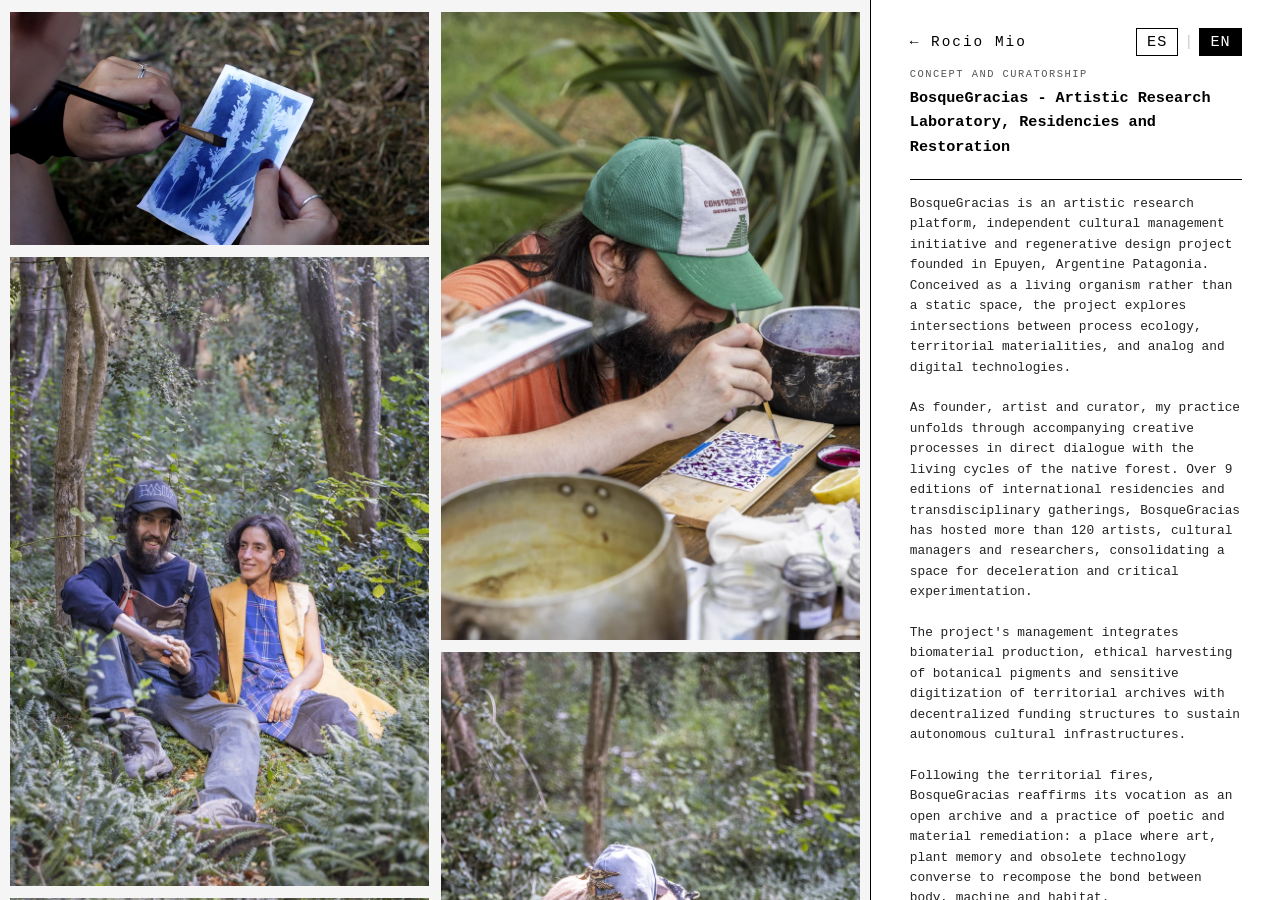
<file: bosquegracias.html>
<!DOCTYPE html>
<html lang="es">
<head>
    <meta charset="UTF-8">
    <meta name="viewport" content="width=device-width, initial-scale=1.0">
    <title>BosqueGracias | Rocio Mio</title>
    <meta name="description" content="Laboratorio de investigacion artistica, residencias y restauracion sensible en la Patagonia.">
    <link rel="stylesheet" href="css/estilos.css">
</head>
<body class="bosque-portal-body">

    <div class="bosque-portal-layout">
        <!-- Galeria (izquierda) - scroll propio vertical -->
        <div class="bosque-columna-galeria">
            <div id="bosque-source"></div>

            <section class="bosque-galeria-scroll">
                <div id="bosqueGrid"></div>
            </section>
        </div>

        <!-- Texto (derecha) - scroll propio vertical -->
        <aside class="bosque-columna-texto">
            <div class="bosque-texto-top">
                <a href="index.html" class="btn-volver-portal">← Rocio Mio</a>
                <div class="bosque-lang-toggle" role="group" aria-label="Idioma">
                    <button type="button" data-lang-btn="es" aria-pressed="true">ES</button>
                    <span class="bosque-lang-sep">|</span>
                    <button type="button" data-lang-btn="en" aria-pressed="false">EN</button>
                </div>
            </div>

            <div class="bosque-texto-cabecera">
                <div id="bosqueCabecera"></div>
            </div>

            <div id="bosqueTexto" class="bosque-texto-contenido"></div>
        </aside>
    </div>

    <script src="js/bosquegracias-content.js"></script>
    <script src="js/bosquegracias-data.js"></script>
    <script src="js/site-i18n.js"></script>
    <script src="js/bosquegracias-masonry.js"></script>
    <script src="js/bosquegracias-page.js"></script>
</body>
</html>
</file>
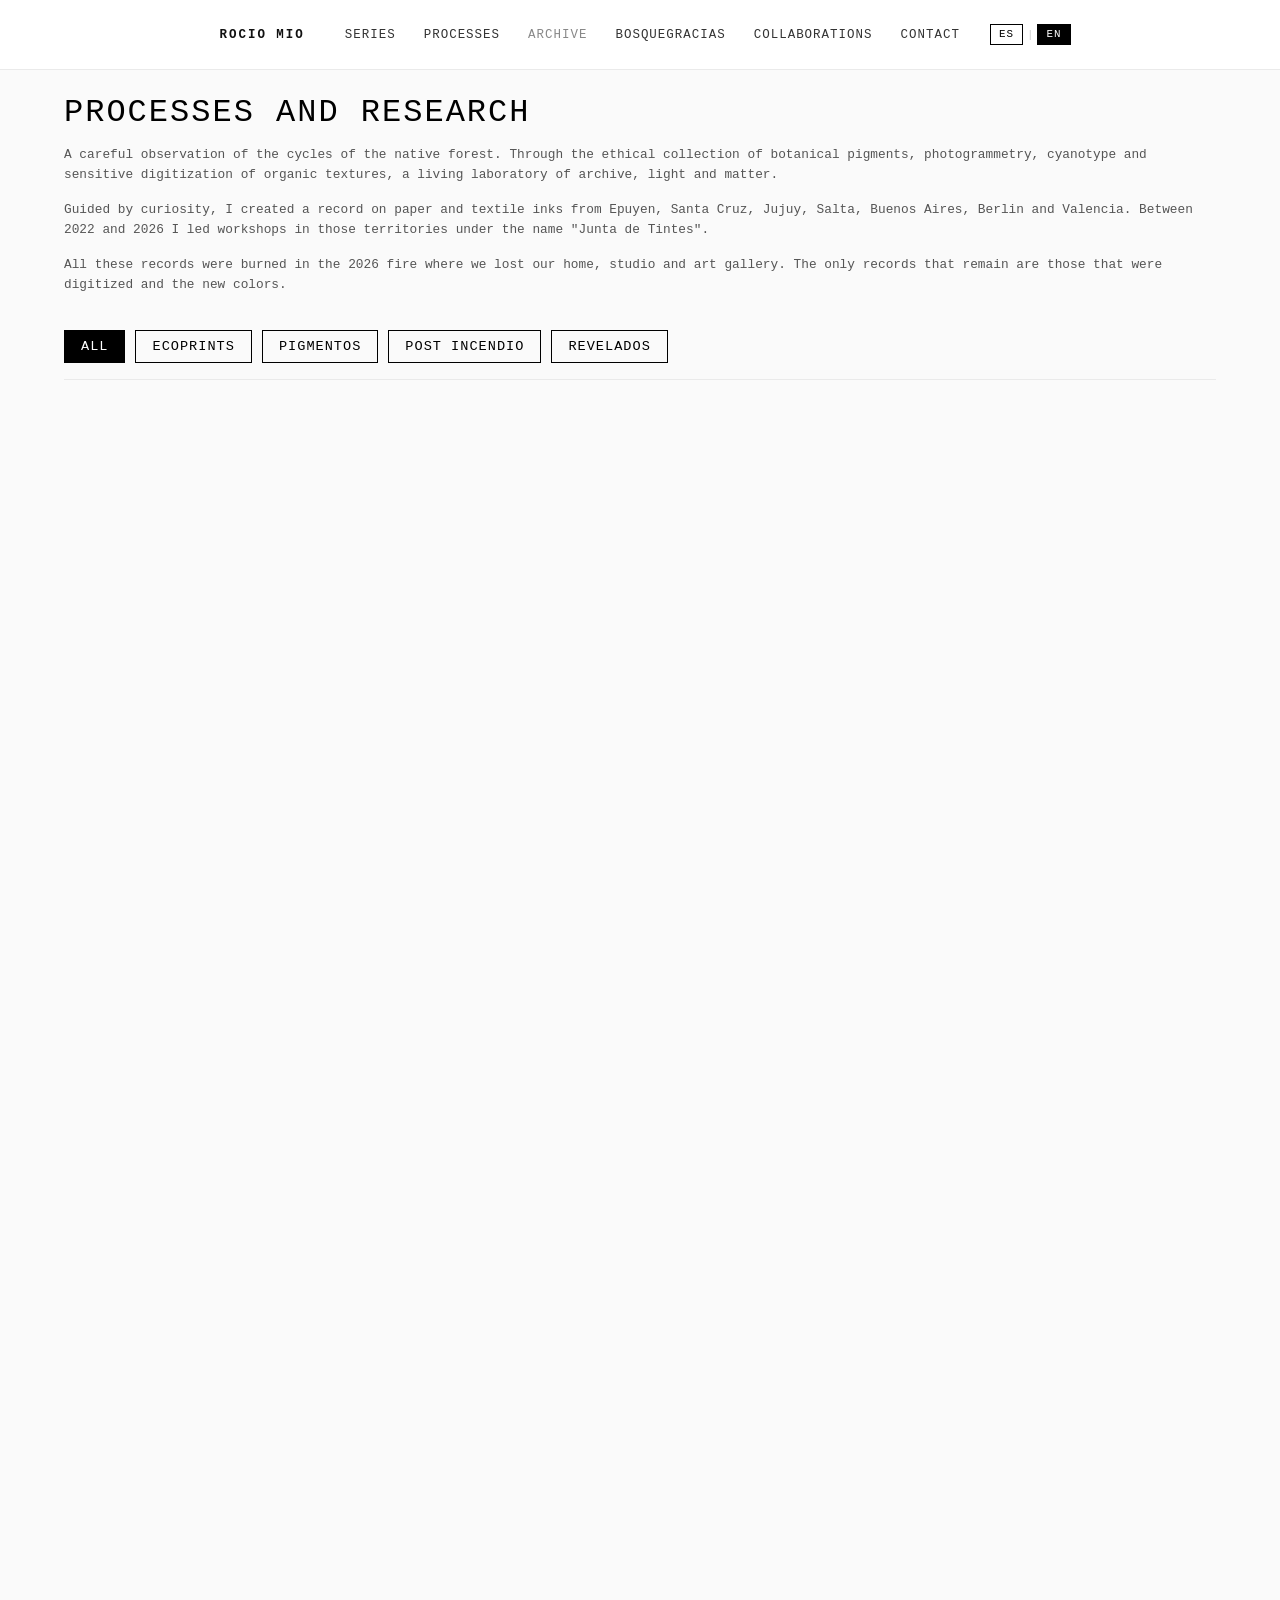
<file: procesos.html>
<!DOCTYPE html>
<html lang="es">
<head>
    <meta charset="UTF-8">
    <meta name="viewport" content="width=device-width, initial-scale=1.0">
    <title>Procesos e Investigacion | Rocio Mio</title>
    <meta name="description" content="Bitacora de pigmentos naturales - post incendio, ecoprints, revelados y mas.">
    <link rel="stylesheet" href="css/estilos.css">
</head>
<body class="procesos-body">

    <header>
        <nav>
            <a href="index.html" class="logo-nav">Rocio Mio</a>
            <a href="index.html#series">Series</a>
            <a href="index.html#procesos" data-i18n="nav.procesos">Procesos</a>
            <a href="procesos.html" class="activo" data-i18n="nav.bitacora">Bitacora</a>
            <a href="index.html#bosquegracias">BosqueGracias</a>
            <a href="collabs/index.html" data-i18n="nav.colaboraciones">Colaboraciones</a>
            <a href="index.html#contacto" data-i18n="nav.contacto">Contacto</a>
            <div class="landing-lang-toggle" role="group" aria-label="Idioma">
                <button type="button" data-lang-btn="es" aria-pressed="true">ES</button>
                <span class="landing-lang-sep">|</span>
                <button type="button" data-lang-btn="en" aria-pressed="false">EN</button>
            </div>
        </nav>
    </header>

    <main class="pagina-interna procesos-layout">
        <section class="cabecera-interna">
            <h1 data-i18n="titulo">Procesos e investigacion</h1>
            <div class="procesos-descripcion">
            <p data-i18n="parrafos.0">Una observacion atenta de los ciclos del bosque nativo. A traves de la recoleccion etica de pigmentos botanicos, la fotogrametria, la cianotipia y la digitalizacion sensible de texturas organicas, un laboratorio vivo de archivo, luz y materia.</p>
            <p data-i18n="parrafos.1">Guiada por la curiosidad, genere un registro en papel y tintas textiles de Epuyen, Santa Cruz, Jujuy, Salta, Buenos Aires, Berlin y Valencia. Durante 2022 y 2026 dicte talleres en esos territorios bajo el nombre "Junta de Tintes".</p>
            <p data-i18n="parrafos.2">Todos estos registros resultaron quemados en el incendio de 2026 donde perdimos nuestra casa, estudio y galeria de arte. Los unicos registros que permanecen son los que fueron digitalizados y los nuevos colores.</p>
            </div>

            <div class="contenedor-etiquetas" id="filtros">
                <button class="etiqueta-filtro activa" data-filtro="todos" data-i18n="filtros.todos">todos</button>
                <button class="etiqueta-filtro" data-filtro="ecoprints">ecoprints</button>
                <button class="etiqueta-filtro" data-filtro="pigmentos">pigmentos</button>
                <button class="etiqueta-filtro" data-filtro="post incendio">post incendio</button>
                <button class="etiqueta-filtro" data-filtro="revelados">revelados</button>
            </div>
        </section>

        <div id="procesos-source">
            <article class="item-imagen" data-categoria="post incendio">
                <img src="pigmento/post incendio/acerrinacacia.webp" alt="acerrinacacia" loading="lazy">
                <div class="info-hover">
                    <h3>acerrinacacia</h3>
                    <span data-carpeta-tag="post incendio"></span>
                </div>
            </article>
            <article class="item-imagen" data-categoria="post incendio">
                <img src="pigmento/post incendio/aquapastaoto26.webp" alt="aquapastaoto26" loading="lazy">
                <div class="info-hover">
                    <h3>aquapastaoto26</h3>
                    <span data-carpeta-tag="post incendio"></span>
                </div>
            </article>
            <article class="item-imagen" data-categoria="post incendio">
                <img src="pigmento/post incendio/cebolla.webp" alt="cebolla" loading="lazy">
                <div class="info-hover">
                    <h3>cebolla</h3>
                    <span data-carpeta-tag="post incendio"></span>
                </div>
            </article>
            <article class="item-imagen" data-categoria="post incendio">
                <img src="pigmento/post incendio/cebolla26.webp" alt="cebolla26" loading="lazy">
                <div class="info-hover">
                    <h3>cebolla26</h3>
                    <span data-carpeta-tag="post incendio"></span>
                </div>
            </article>
            <article class="item-imagen" data-categoria="post incendio">
                <img src="pigmento/post incendio/cipres0625.webp" alt="cipres0625" loading="lazy">
                <div class="info-hover">
                    <h3>cipres0625</h3>
                    <span data-carpeta-tag="post incendio"></span>
                </div>
            </article>
            <article class="item-imagen" data-categoria="post incendio">
                <img src="pigmento/post incendio/malva.webp" alt="malva" loading="lazy">
                <div class="info-hover">
                    <h3>malva</h3>
                    <span data-carpeta-tag="post incendio"></span>
                </div>
            </article>
            <article class="item-imagen" data-categoria="post incendio">
                <img src="pigmento/post incendio/malva0526.webp" alt="malva0526" loading="lazy">
                <div class="info-hover">
                    <h3>malva0526</h3>
                    <span data-carpeta-tag="post incendio"></span>
                </div>
            </article>
            <article class="item-imagen" data-categoria="post incendio">
                <img src="pigmento/post incendio/otono2025.webp" alt="otono2025" loading="lazy">
                <div class="info-hover">
                    <h3>otono2025</h3>
                    <span data-carpeta-tag="post incendio"></span>
                </div>
            </article>
            <article class="item-imagen" data-categoria="post incendio">
                <img src="pigmento/post incendio/panil.webp" alt="panil" loading="lazy">
                <div class="info-hover">
                    <h3>panil</h3>
                    <span data-carpeta-tag="post incendio"></span>
                </div>
            </article>
            <article class="item-imagen" data-categoria="post incendio">
                <img src="pigmento/post incendio/panil_aquapasta_26.webp" alt="panil aquapasta 26" loading="lazy">
                <div class="info-hover">
                    <h3>panil aquapasta 26</h3>
                    <span data-carpeta-tag="post incendio"></span>
                </div>
            </article>
            <article class="item-imagen" data-categoria="post incendio">
                <img src="pigmento/post incendio/pelon0526.webp" alt="pelon0526" loading="lazy">
                <div class="info-hover">
                    <h3>pelon0526</h3>
                    <span data-carpeta-tag="post incendio"></span>
                </div>
            </article>
            <article class="item-imagen" data-categoria="post incendio">
                <img src="pigmento/post incendio/pigmento 002_oto26.webp" alt="pigmento 002 oto26" loading="lazy">
                <div class="info-hover">
                    <h3>pigmento 002 oto26</h3>
                    <span data-carpeta-tag="post incendio"></span>
                </div>
            </article>
            <article class="item-imagen" data-categoria="post incendio">
                <img src="pigmento/post incendio/pigmento 004_oto26.webp" alt="pigmento 004 oto26" loading="lazy">
                <div class="info-hover">
                    <h3>pigmento 004 oto26</h3>
                    <span data-carpeta-tag="post incendio"></span>
                </div>
            </article>
            <article class="item-imagen" data-categoria="post incendio">
                <img src="pigmento/post incendio/pigmento 007_oto26.webp" alt="pigmento 007 oto26" loading="lazy">
                <div class="info-hover">
                    <h3>pigmento 007 oto26</h3>
                    <span data-carpeta-tag="post incendio"></span>
                </div>
            </article>
            <article class="item-imagen" data-categoria="post incendio">
                <img src="pigmento/post incendio/pigmento 009_oto26.webp" alt="pigmento 009 oto26" loading="lazy">
                <div class="info-hover">
                    <h3>pigmento 009 oto26</h3>
                    <span data-carpeta-tag="post incendio"></span>
                </div>
            </article>
            <article class="item-imagen" data-categoria="post incendio">
                <img src="pigmento/post incendio/pigmento 011_oto26.webp" alt="pigmento 011 oto26" loading="lazy">
                <div class="info-hover">
                    <h3>pigmento 011 oto26</h3>
                    <span data-carpeta-tag="post incendio"></span>
                </div>
            </article>
            <article class="item-imagen" data-categoria="post incendio">
                <img src="pigmento/post incendio/pigmento 013_oto26.webp" alt="pigmento 013 oto26" loading="lazy">
                <div class="info-hover">
                    <h3>pigmento 013 oto26</h3>
                    <span data-carpeta-tag="post incendio"></span>
                </div>
            </article>
            <article class="item-imagen" data-categoria="post incendio">
                <img src="pigmento/post incendio/pigmento 015_oto26.webp" alt="pigmento 015 oto26" loading="lazy">
                <div class="info-hover">
                    <h3>pigmento 015 oto26</h3>
                    <span data-carpeta-tag="post incendio"></span>
                </div>
            </article>
            <article class="item-imagen" data-categoria="post incendio">
                <img src="pigmento/post incendio/pigmento 017_oto26.webp" alt="pigmento 017 oto26" loading="lazy">
                <div class="info-hover">
                    <h3>pigmento 017 oto26</h3>
                    <span data-carpeta-tag="post incendio"></span>
                </div>
            </article>
            <article class="item-imagen" data-categoria="post incendio">
                <img src="pigmento/post incendio/pigmentos015_oto26.webp" alt="pigmentos015 oto26" loading="lazy">
                <div class="info-hover">
                    <h3>pigmentos015 oto26</h3>
                    <span data-carpeta-tag="post incendio"></span>
                </div>
            </article>
            <article class="item-imagen" data-categoria="post incendio">
                <img src="pigmento/post incendio/scabiosa0526.webp" alt="scabiosa0526" loading="lazy">
                <div class="info-hover">
                    <h3>scabiosa0526</h3>
                    <span data-carpeta-tag="post incendio"></span>
                </div>
            </article>
            <article class="item-imagen" data-categoria="ecoprints">
                <img src="pigmento/ECOPRINTS/Ecoprint_Castaño_008-24.webp" alt="Ecoprint Castano 008 24" loading="lazy">
                <div class="info-hover">
                    <h3>Ecoprint Castano 008 24</h3>
                    <span data-carpeta-tag="ecoprints"></span>
                </div>
            </article>
            <article class="item-imagen" data-categoria="ecoprints">
                <img src="pigmento/ECOPRINTS/Ecoprint_Cipres_006-24.webp" alt="Ecoprint Cipres 006 24" loading="lazy">
                <div class="info-hover">
                    <h3>Ecoprint Cipres 006 24</h3>
                    <span data-carpeta-tag="ecoprints"></span>
                </div>
            </article>
            <article class="item-imagen" data-categoria="ecoprints">
                <img src="pigmento/ECOPRINTS/Ecoprint_de_Maqui_007-24.webp" alt="Ecoprint de Maqui 007 24" loading="lazy">
                <div class="info-hover">
                    <h3>Ecoprint de Maqui 007 24</h3>
                    <span data-carpeta-tag="ecoprints"></span>
                </div>
            </article>
            <article class="item-imagen" data-categoria="ecoprints">
                <img src="pigmento/ECOPRINTS/Ecoprint_Helecho_004-25.webp" alt="Ecoprint Helecho 004 25" loading="lazy">
                <div class="info-hover">
                    <h3>Ecoprint Helecho 004 25</h3>
                    <span data-carpeta-tag="ecoprints"></span>
                </div>
            </article>
            <article class="item-imagen" data-categoria="ecoprints">
                <img src="pigmento/ECOPRINTS/Ecoprint_Maqui_003-23.webp" alt="Ecoprint Maqui 003 23" loading="lazy">
                <div class="info-hover">
                    <h3>Ecoprint Maqui 003 23</h3>
                    <span data-carpeta-tag="ecoprints"></span>
                </div>
            </article>
            <article class="item-imagen" data-categoria="ecoprints">
                <img src="pigmento/ECOPRINTS/Ecoprint_Pañil_001-24.webp" alt="Ecoprint Panil 001 24" loading="lazy">
                <div class="info-hover">
                    <h3>Ecoprint Panil 001 24</h3>
                    <span data-carpeta-tag="ecoprints"></span>
                </div>
            </article>
            <article class="item-imagen" data-categoria="ecoprints">
                <img src="pigmento/ECOPRINTS/Ecoprint_Pañil_002-24.webp" alt="Ecoprint Panil 002 24" loading="lazy">
                <div class="info-hover">
                    <h3>Ecoprint Panil 002 24</h3>
                    <span data-carpeta-tag="ecoprints"></span>
                </div>
            </article>
            <article class="item-imagen" data-categoria="ecoprints">
                <img src="pigmento/ECOPRINTS/Ecoprint_Radal_005-24.webp" alt="Ecoprint Radal 005 24" loading="lazy">
                <div class="info-hover">
                    <h3>Ecoprint Radal 005 24</h3>
                    <span data-carpeta-tag="ecoprints"></span>
                </div>
            </article>
            <article class="item-imagen" data-categoria="ecoprints">
                <img src="pigmento/ECOPRINTS/Self_portrait_with_Nature_skin-24.webp" alt="Self portrait with Nature skin 24" loading="lazy">
                <div class="info-hover">
                    <h3>Self portrait with Nature skin 24</h3>
                    <span data-carpeta-tag="ecoprints"></span>
                </div>
            </article>
            <article class="item-imagen" data-categoria="ecoprints">
                <img src="pigmento/ECOPRINTS/Tied_cotton_with_plants-24.webp" alt="Tied cotton with plants 24" loading="lazy">
                <div class="info-hover">
                    <h3>Tied cotton with plants 24</h3>
                    <span data-carpeta-tag="ecoprints"></span>
                </div>
            </article>
            <article class="item-imagen" data-categoria="pigmentos">
                <img src="pigmento/pigmentos/Aromo__Everyday_Color__10-bosquegracias.webp" alt="Aromo  Everyday Color  10 bosquegracias resized" loading="lazy">
                <div class="info-hover">
                    <h3>Aromo  Everyday Color  10 bosquegracias resized</h3>
                    <span data-carpeta-tag="pigmentos"></span>
                </div>
            </article>
            <article class="item-imagen" data-categoria="pigmentos">
                <img src="pigmento/pigmentos/Everyday_color_11_Tanaceto_Piche_Eucalipto-bosquegracias.webp" alt="Everyday color 11 Tanaceto Piche Eucalipto bosquegracias resized" loading="lazy">
                <div class="info-hover">
                    <h3>Everyday color 11 Tanaceto Piche Eucalipto bosquegracias resized</h3>
                    <span data-carpeta-tag="pigmentos"></span>
                </div>
            </article>
            <article class="item-imagen" data-categoria="pigmentos">
                <img src="pigmento/pigmentos/Lila_008__Everyday_Color-bosquegracias.webp" alt="Lila 008  Everyday Color bosquegracias resized" loading="lazy">
                <div class="info-hover">
                    <h3>Lila 008  Everyday Color bosquegracias resized</h3>
                    <span data-carpeta-tag="pigmentos"></span>
                </div>
            </article>
            <article class="item-imagen" data-categoria="pigmentos">
                <img src="pigmento/pigmentos/Maqui_002__Everyday_Color-bosquegracias.webp" alt="Maqui 002  Everyday Color bosquegracias resized" loading="lazy">
                <div class="info-hover">
                    <h3>Maqui 002  Everyday Color bosquegracias resized</h3>
                    <span data-carpeta-tag="pigmentos"></span>
                </div>
            </article>
            <article class="item-imagen" data-categoria="pigmentos">
                <img src="pigmento/pigmentos/Maqui_006__Everyday_color-bosquegracias.webp" alt="Maqui 006  Everyday color bosquegracias resized" loading="lazy">
                <div class="info-hover">
                    <h3>Maqui 006  Everyday color bosquegracias resized</h3>
                    <span data-carpeta-tag="pigmentos"></span>
                </div>
            </article>
            <article class="item-imagen" data-categoria="pigmentos">
                <img src="pigmento/pigmentos/Maqui__Lemon_007__Everyday_Color-bosquegracias.webp" alt="Maqui  Lemon 007  Everyday Color bosquegracias resized" loading="lazy">
                <div class="info-hover">
                    <h3>Maqui  Lemon 007  Everyday Color bosquegracias resized</h3>
                    <span data-carpeta-tag="pigmentos"></span>
                </div>
            </article>
            <article class="item-imagen" data-categoria="pigmentos">
                <img src="pigmento/pigmentos/nicho de maqui_resized.webp" alt="nicho de maqui resized" loading="lazy">
                <div class="info-hover">
                    <h3>nicho de maqui resized</h3>
                    <span data-carpeta-tag="pigmentos"></span>
                </div>
            </article>
            <article class="item-imagen" data-categoria="pigmentos">
                <img src="pigmento/pigmentos/pelon eucalipto_cyano24.webp" alt="pelon eucalipto cyano24 resized" loading="lazy">
                <div class="info-hover">
                    <h3>pelon eucalipto cyano24 resized</h3>
                    <span data-carpeta-tag="pigmentos"></span>
                </div>
            </article>
            <article class="item-imagen" data-categoria="pigmentos">
                <img src="pigmento/pigmentos/Retama_004__Everyday_color-bosquegracias.webp" alt="Retama 004  Everyday color bosquegracias resized" loading="lazy">
                <div class="info-hover">
                    <h3>Retama 004  Everyday color bosquegracias resized</h3>
                    <span data-carpeta-tag="pigmentos"></span>
                </div>
            </article>
            <article class="item-imagen" data-categoria="pigmentos">
                <img src="pigmento/pigmentos/Roble_005__Everyday_color-bosquegracias.webp" alt="Roble 005  Everyday color bosquegracias resized" loading="lazy">
                <div class="info-hover">
                    <h3>Roble 005  Everyday color bosquegracias resized</h3>
                    <span data-carpeta-tag="pigmentos"></span>
                </div>
            </article>
            <article class="item-imagen" data-categoria="pigmentos">
                <img src="pigmento/pigmentos/Roble_Maqui_Menta__Everyday_color_09-bosquegracias.webp" alt="Roble Maqui Menta  Everyday color 09 bosquegracias resized" loading="lazy">
                <div class="info-hover">
                    <h3>Roble Maqui Menta  Everyday color 09 bosquegracias resized</h3>
                    <span data-carpeta-tag="pigmentos"></span>
                </div>
            </article>
            <article class="item-imagen" data-categoria="pigmentos">
                <img src="pigmento/pigmentos/Sauco_003__Everyday_Color-bosquegracias.webp" alt="Sauco 003  Everyday Color bosquegracias resized" loading="lazy">
                <div class="info-hover">
                    <h3>Sauco 003  Everyday Color bosquegracias resized</h3>
                    <span data-carpeta-tag="pigmentos"></span>
                </div>
            </article>
            <article class="item-imagen" data-categoria="revelados">
                <img src="pigmento/revelados/acid_landscape.webp" alt="acid landscape" loading="lazy">
                <div class="info-hover">
                    <h3>acid landscape</h3>
                    <span data-carpeta-tag="revelados"></span>
                </div>
            </article>
            <article class="item-imagen" data-categoria="revelados">
                <img src="pigmento/revelados/analogias del fin 1.webp" alt="analogias del fin 1" loading="lazy">
                <div class="info-hover">
                    <h3>analogias del fin 1</h3>
                    <span data-carpeta-tag="revelados"></span>
                </div>
            </article>
            <article class="item-imagen" data-categoria="revelados">
                <img src="pigmento/revelados/analogias del fin 2.webp" alt="analogias del fin 2" loading="lazy">
                <div class="info-hover">
                    <h3>analogias del fin 2</h3>
                    <span data-carpeta-tag="revelados"></span>
                </div>
            </article>
            <article class="item-imagen" data-categoria="revelados">
                <img src="pigmento/revelados/analogias del fin 3.webp" alt="analogias del fin 3" loading="lazy">
                <div class="info-hover">
                    <h3>analogias del fin 3</h3>
                    <span data-carpeta-tag="revelados"></span>
                </div>
            </article>
            <article class="item-imagen" data-categoria="revelados">
                <img src="pigmento/revelados/details.webp" alt="details" loading="lazy">
                <div class="info-hover">
                    <h3>details</h3>
                    <span data-carpeta-tag="revelados"></span>
                </div>
            </article>
            <article class="item-imagen" data-categoria="revelados">
                <img src="pigmento/revelados/Make_it_rain.webp" alt="Make it rain" loading="lazy">
                <div class="info-hover">
                    <h3>Make it rain</h3>
                    <span data-carpeta-tag="revelados"></span>
                </div>
            </article>
            <article class="item-imagen" data-categoria="revelados">
                <img src="pigmento/revelados/robot_prototype.webp" alt="robot prototype" loading="lazy">
                <div class="info-hover">
                    <h3>robot prototype</h3>
                    <span data-carpeta-tag="revelados"></span>
                </div>
            </article>
            <article class="item-imagen" data-categoria="revelados">
                <img src="pigmento/revelados/Stars_Talking.webp" alt="Stars Talking" loading="lazy">
                <div class="info-hover">
                    <h3>Stars Talking</h3>
                    <span data-carpeta-tag="revelados"></span>
                </div>
            </article>
            <article class="item-imagen" data-categoria="revelados">
                <img src="pigmento/revelados/This_time_together_will_be_short.webp" alt="This time together will be short" loading="lazy">
                <div class="info-hover">
                    <h3>This time together will be short</h3>
                    <span data-carpeta-tag="revelados"></span>
                </div>
            </article>
            <article class="item-imagen" data-categoria="revelados">
                <img src="pigmento/revelados/Water_agreement.webp" alt="Water agreement" loading="lazy">
                <div class="info-hover">
                    <h3>Water agreement</h3>
                    <span data-carpeta-tag="revelados"></span>
                </div>
            </article>
            <article class="item-imagen" data-categoria="revelados">
                <img src="pigmento/revelados/Wild_Blue.webp" alt="Wild Blue Lumineers resized" loading="lazy">
                <div class="info-hover">
                    <h3>Wild Blue Lumineers resized</h3>
                    <span data-carpeta-tag="revelados"></span>
                </div>
            </article>
        </div>

        <section class="procesos-galeria" id="galeria">
            <div id="procesosGrid"></div>
        </section>
    </main>

    <script src="js/procesos-content.js"></script>
    <script src="js/site-i18n.js"></script>
    <script src="js/procesos-masonry.js"></script>

</body>
</html>
</file>
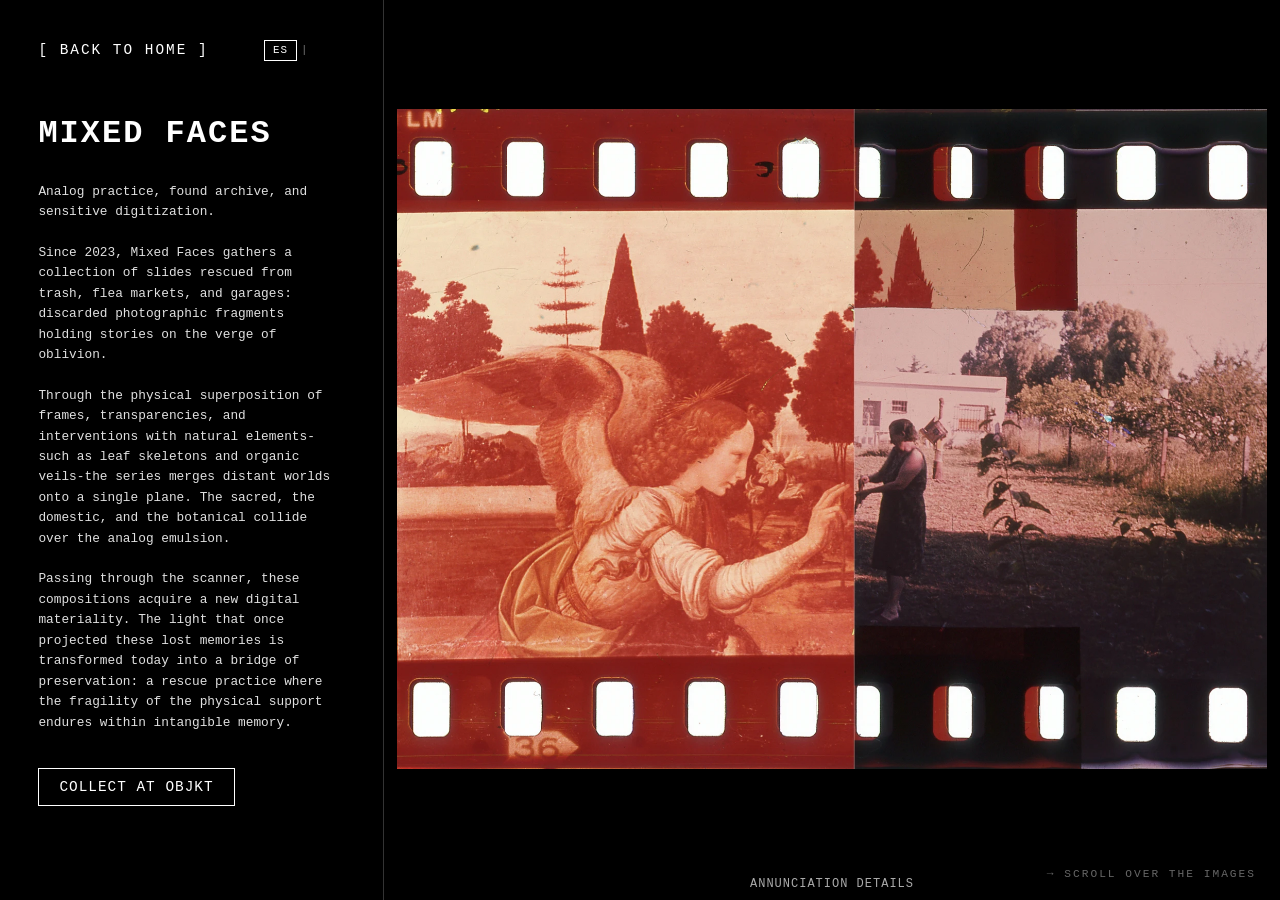
<file: mixed faces/index_mixed_faces.html>
<!DOCTYPE html>
<html lang="en">
<head>
    <meta charset="UTF-8">
    <meta name="viewport" content="width=device-width, initial-scale=1.0">
    <title>Mixed Faces | Rocio Mio</title>
    <link rel="stylesheet" href="../css/serie-i18n.css">
    <style>
        * {
            margin: 0;
            padding: 0;
            box-sizing: border-box;
            font-family: 'Courier New', Courier, monospace;
        }

        body, html {
            background-color: #000000;
            color: #ffffff;
            height: 100%;
            overflow: hidden;
        }

        .portal-layout {
            display: flex;
            width: 100vw;
            height: 100vh;
            background: #000000;
        }

        .columna-texto {
            width: 30vw;
            height: 100vh;
            padding: 40px 3vw;
            border-right: 1px solid #333;
            display: flex;
            flex-direction: column;
            background: #000000;
            flex-shrink: 0;
            overflow-y: auto;
        }

        .btn-volver {
            color: #ffffff;
            text-decoration: none;
            font-size: 0.9rem;
            letter-spacing: 2px;
            transition: opacity 0.3s;
        }

        .btn-volver:hover { opacity: 0.5; }

        .texto-contenido { margin-bottom: auto; }

        .texto-contenido h1 {
            font-size: clamp(1.5rem, 2.5vw, 3rem);
            text-transform: uppercase;
            letter-spacing: 2px;
            margin-bottom: 30px;
        }

        .texto-contenido p {
            font-size: clamp(0.8rem, 1vw, 1.1rem);
            line-height: 1.6;
            margin-bottom: 20px;
            text-align: left;
            color: #e0e0e0;
        }

        .link-objkt {
            display: inline-block;
            margin-top: 15px;
            color: #ffffff;
            text-decoration: none;
            border: 1px solid #ffffff;
            padding: 10px 20px;
            font-size: 0.9rem;
            text-transform: uppercase;
            letter-spacing: 1px;
            transition: all 0.3s ease;
        }

        .link-objkt:hover {
            background: #ffffff;
            color: #000000;
        }

        .galeria-obras {
            --panel-w: 70vw;
            width: var(--panel-w);
            height: 100vh;
            display: flex;
            overflow-x: auto;
            overflow-y: hidden;
            scroll-snap-type: none;
            scroll-behavior: auto;
            overscroll-behavior: contain;
            background: #000000;
            -ms-overflow-style: none;
            scrollbar-width: none;
        }

        .galeria-obras::-webkit-scrollbar { display: none; }

        .item-obra {
            width: var(--panel-w);
            min-width: var(--panel-w);
            height: 100vh;
            flex-shrink: 0;
            display: grid;
            grid-template-rows: minmax(0, 1fr) auto;
            grid-template-columns: 1fr;
            align-items: center;
            justify-items: center;
            padding: 1vh 1vw;
            overflow: hidden;
            box-sizing: border-box;
            background: #000000;
        }

        .item-obra img {
            grid-row: 1;
            place-self: center;
            max-width: 100%;
            max-height: 100%;
            width: auto;
            height: auto;
            object-fit: contain;
            display: block;
        }

        .caption-obra {
            grid-row: 2;
            margin-top: 8px;
            font-size: 0.75rem;
            letter-spacing: 1px;
            text-transform: uppercase;
            color: #aaaaaa;
            text-align: center;
            max-width: 90%;
        }

        .scroll-hint {
            position: fixed;
            bottom: 20px;
            right: 24px;
            font-size: 0.7rem;
            letter-spacing: 2px;
            text-transform: uppercase;
            color: #666;
            pointer-events: none;
        }

        @media (max-width: 768px) {
            body, html { overflow: auto; }
            .portal-layout { flex-direction: column; height: auto; min-height: 100vh; }
            .columna-texto {
                width: 100vw;
                height: auto;
                border-right: none;
                border-bottom: 1px solid #333;
                padding: 30px 20px;
            }
            .galeria-obras {
                --panel-w: 100vw;
                width: var(--panel-w);
                height: 70vh;
            }
            .item-obra {
                width: var(--panel-w);
                min-width: var(--panel-w);
                height: 70vh;
            }
        }
    </style>
</head>
<body>

    <main class="portal-layout">

        <aside class="columna-texto">
            <div class="serie-top-row">
                <a href="../index.html#index" class="btn-volver" data-i18n="volver">[ VOLVER AL ORIGEN ]</a>
                <div class="serie-lang-toggle serie-lang-toggle--dark" role="group" aria-label="Idioma">
                    <button type="button" data-lang-btn="es" aria-pressed="true">ES</button>
                    <span class="serie-lang-sep">|</span>
                    <button type="button" data-lang-btn="en" aria-pressed="false">EN</button>
                </div>
            </div>

            <div class="texto-contenido">
                <h1>Mixed Faces</h1>
                <p>Analog practice, found archive, and sensitive digitization.</p>
                <p>Since 2023, Mixed Faces gathers a collection of slides rescued from trash, flea markets, and garages: discarded photographic fragments holding stories on the verge of oblivion.</p>
                <p>Through the physical superposition of frames, transparencies, and interventions with natural elements-such as leaf skeletons and organic veils-the series merges distant worlds onto a single plane. The sacred, the domestic, and the botanical collide over the analog emulsion.</p>
                <p>Passing through the scanner, these compositions acquire a new digital materiality. The light that once projected these lost memories is transformed today into a bridge of preservation: a rescue practice where the fragility of the physical support endures within intangible memory.</p>

                <a href="https://objkt.com/curations/objkt/mixed-faces-slide-collage-dd2cb5fc" target="_blank" rel="noopener" class="link-objkt" data-i18n="collectObjkt">collect at objkt</a>
            </div>
        </aside>

        <section class="galeria-obras" aria-label="Galeria Mixed Faces">

            <article class="item-obra">
                <img src="Annunciation Details.webp" alt="Annunciation Details" loading="lazy">
                <span class="caption-obra">Annunciation Details</span>
            </article>

            <article class="item-obra">
                <img src="Buttler make the house bigger.webp" alt="Buttler make the house bigger" loading="lazy">
                <span class="caption-obra">Buttler Make the House Bigger</span>
            </article>

            <article class="item-obra">
                <img src="Gamers.webp" alt="Gamers" loading="lazy">
                <span class="caption-obra">Gamers</span>
            </article>

            <article class="item-obra">
                <img src="Holy Mother and Lamb.webp" alt="Holy Mother and Lamb" loading="lazy">
                <span class="caption-obra">Holy Mother and Lamb</span>
            </article>

            <article class="item-obra">
                <img src="il pantheon del Colosseo.webp" alt="Il pantheon del Colosseo" loading="lazy">
                <span class="caption-obra">Il Pantheon del Colosseo</span>
            </article>

            <article class="item-obra">
                <img src="Just calm, or not.webp" alt="Just calm, or not" loading="lazy">
                <span class="caption-obra">Just Calm, or Not</span>
            </article>

            <article class="item-obra">
                <img src="Maquina de luz 5.webp" alt="Maquina de luz #5" loading="lazy">
                <span class="caption-obra">Maquina de Luz #5</span>
            </article>

            <article class="item-obra">
                <img src="Maquina de luz 12.webp" alt="Maquina de luz #12" loading="lazy">
                <span class="caption-obra">Maquina de Luz #12</span>
            </article>

            <article class="item-obra">
                <img src="Pleasure.webp" alt="Pleasure" loading="lazy">
                <span class="caption-obra">Pleasure</span>
            </article>

            <article class="item-obra">
                <img src="Point of view.webp" alt="Point of view" loading="lazy">
                <span class="caption-obra">Point of View</span>
            </article>

            <article class="item-obra">
                <img src="Selfportrait.webp" alt="Selfportrait" loading="lazy">
                <span class="caption-obra">Selfportrait</span>
            </article>

            <article class="item-obra">
                <img src="they_could_be_gardeners-.webp" alt="They could be gardeners" loading="lazy">
                <span class="caption-obra">They Could Be Gardeners</span>
            </article>

            <article class="item-obra">
                <img src="the_gardener_of_the_noncoliseum_would_never_have_imagined_that_complete_the_text.webp" alt="The gardener of the noncoliseum" loading="lazy">
                <span class="caption-obra">The Gardener of the Noncoliseum</span>
            </article>

            <article class="item-obra">
                <img src="this lake was created on a slide that had a lake on it but didn't look like one I could swim in.webp" alt="This lake was created on a slide" loading="lazy">
                <span class="caption-obra">This Lake Was Created on a Slide</span>
            </article>

            <article class="item-obra">
                <img src="Workers.webp" alt="Workers" loading="lazy">
                <span class="caption-obra">Workers</span>
            </article>

        </section>

    </main>

    <span class="scroll-hint" data-i18n="scrollImagenes">→ gira la rueda sobre las imagenes</span>

    <script src="../js/series-ui-content.js"></script>
    <script src="../js/site-i18n.js"></script>
    <script src="../js/galeria-horizontal.js?v=8"></script>
</body>
</html>
</file>
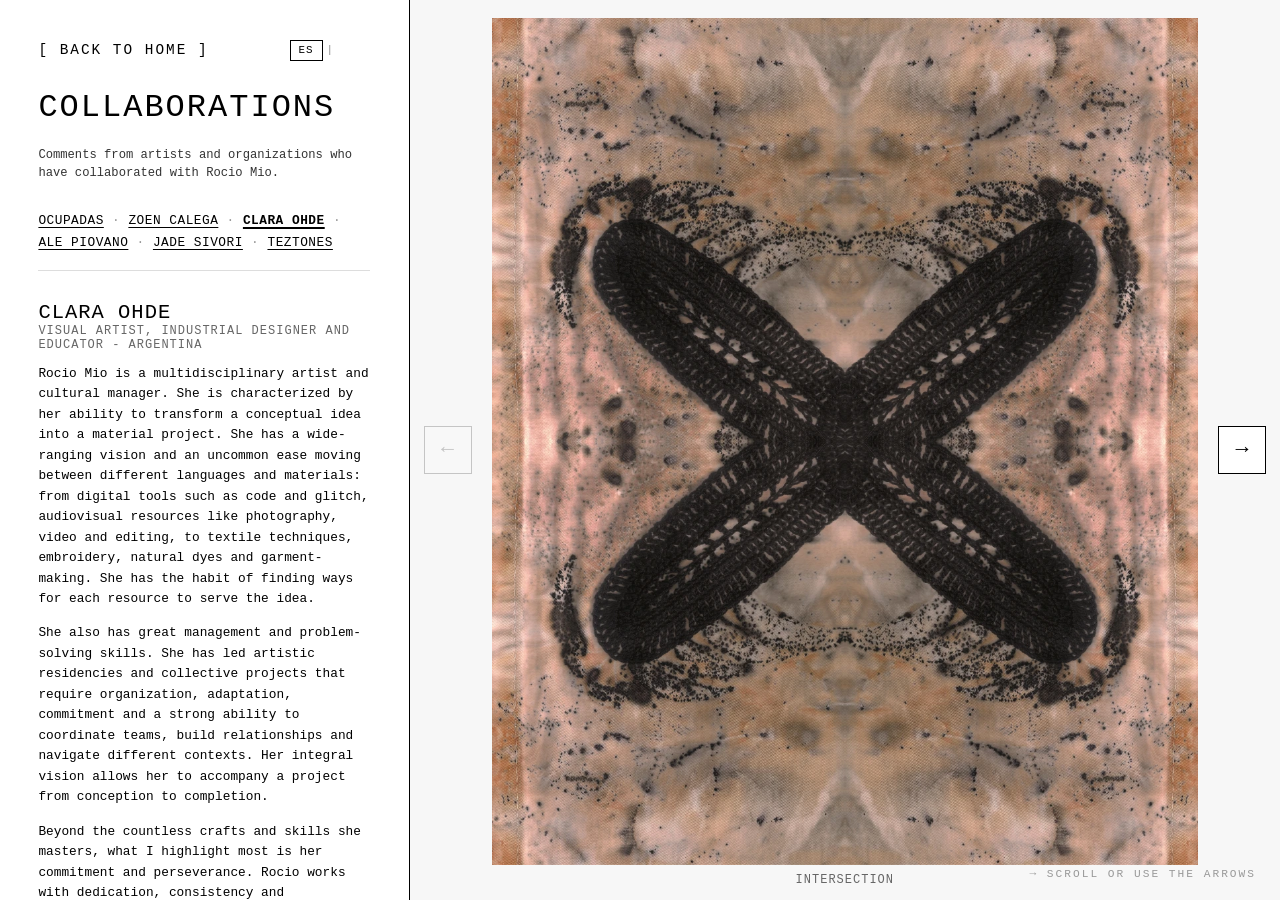
<file: residencias/collaborations.html>
<!DOCTYPE html>
<html lang="es">
<head>
    <meta charset="UTF-8">
    <meta http-equiv="refresh" content="0; url=../collabs/index.html">
    <title>Redirect · Colaboraciones</title>
    <script>window.location.replace('../collabs/index.html');</script>
</head>
<body>
    <p><a href="../collabs/index.html">Ir a Colaboraciones →</a></p>
</body>
</html>
</file>
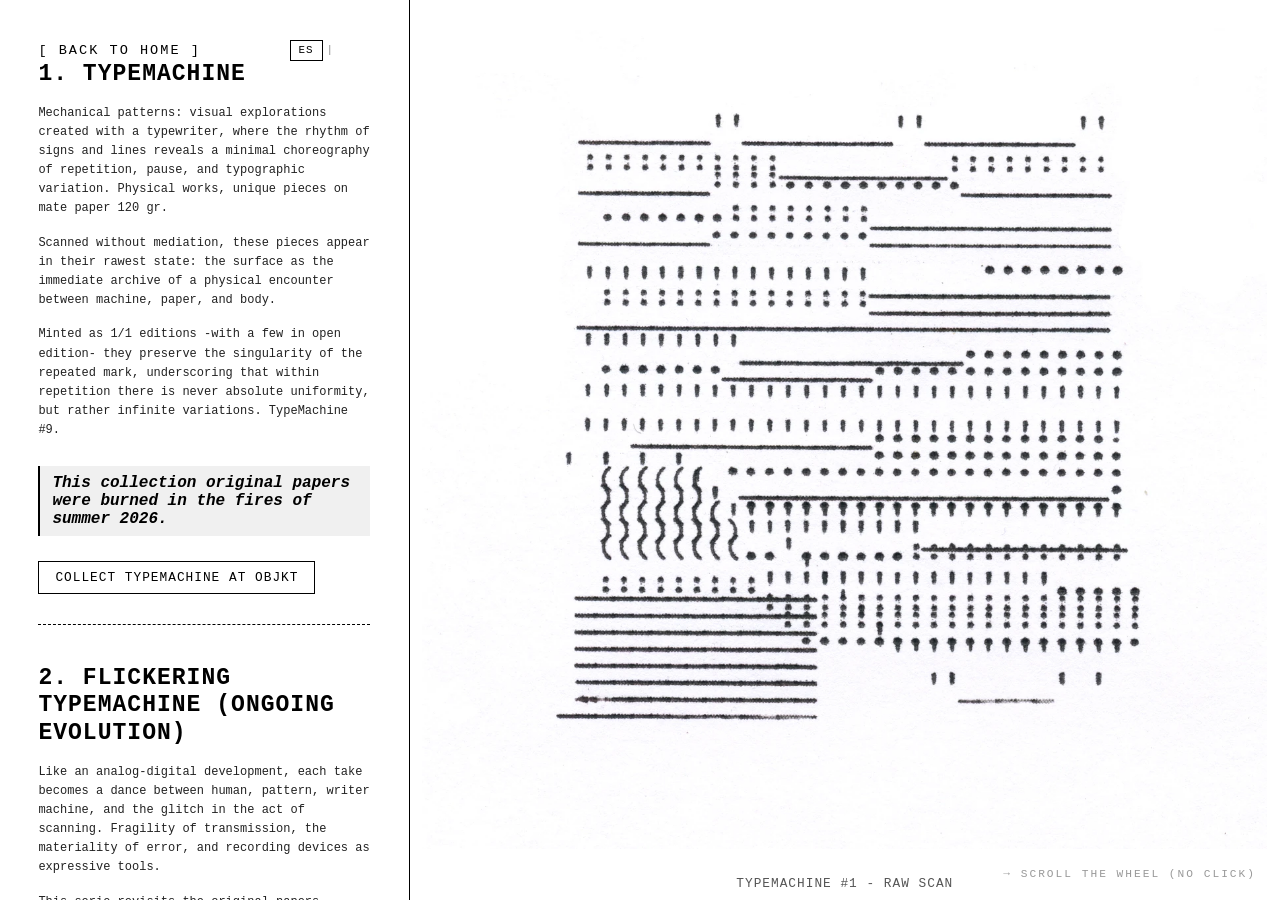
<file: typemachine/index_type.html>
<!DOCTYPE html>
<html lang="en">
<head>
    <meta charset="UTF-8">
    <meta name="viewport" content="width=device-width, initial-scale=1.0">
    <title>TypeMachine Series | Rocio Mio</title>
    <link rel="stylesheet" href="../css/serie-i18n.css">
    <style>
        * {
            margin: 0;
            padding: 0;
            box-sizing: border-box;
            font-family: 'Courier New', Courier, monospace;
        }

        body, html {
            background-color: #ffffff;
            color: #000000;
            height: 100%;
            overflow: hidden;
        }

        .portal-layout {
            display: flex;
            width: 100vw;
            height: 100vh;
        }

        .columna-texto {
            width: 32vw;
            height: 100vh;
            padding: 40px 3vw;
            border-right: 1px solid #000;
            display: flex;
            flex-direction: column;
            background: #ffffff;
            flex-shrink: 0;
            overflow-y: auto;
        }

        .btn-volver {
            color: #000;
            text-decoration: none;
            font-size: 0.85rem;
            letter-spacing: 2px;
            transition: opacity 0.3s;
            display: inline-block;
        }

        .btn-volver:hover { opacity: 0.5; }

        .texto-contenido {
            display: flex;
            flex-direction: column;
            gap: 40px;
            padding-bottom: 40px;
        }

        .bloque-serie {
            border-bottom: 1px dashed #000;
            padding-bottom: 30px;
        }

        .bloque-serie:last-child { border-bottom: none; }

        .bloque-serie h1, .bloque-serie h2 {
            font-size: clamp(1.2rem, 1.8vw, 2rem);
            text-transform: uppercase;
            letter-spacing: 1px;
            margin-bottom: 15px;
            line-height: 1.2;
        }

        .bloque-serie p {
            font-size: clamp(0.75rem, 0.85vw, 0.95rem);
            line-height: 1.6;
            margin-bottom: 15px;
            text-align: left;
            color: #222;
        }

        .nota-fuego {
            font-style: italic;
            font-weight: bold;
            background: #f0f0f0;
            padding: 8px 12px;
            border-left: 2px solid #000;
            margin-top: 10px;
            margin-bottom: 15px;
            display: inline-block;
        }

        .link-objkt {
            display: inline-block;
            margin-top: 10px;
            color: #000;
            text-decoration: none;
            border: 1px solid #000;
            padding: 8px 16px;
            font-size: 0.8rem;
            text-transform: uppercase;
            letter-spacing: 1px;
            transition: all 0.3s ease;
        }

        .link-objkt:hover {
            background: #000;
            color: #fff;
        }

        .galeria-obras {
            --panel-w: 68vw;
            width: var(--panel-w);
            height: 100vh;
            display: flex;
            overflow-x: auto;
            overflow-y: hidden;
            scroll-snap-type: none;
            scroll-behavior: auto;
            overscroll-behavior: contain;
            -ms-overflow-style: none;
            scrollbar-width: none;
        }

        .galeria-obras::-webkit-scrollbar { display: none; }

        .item-obra {
            width: var(--panel-w);
            min-width: var(--panel-w);
            height: 100vh;
            flex-shrink: 0;
            display: grid;
            grid-template-rows: minmax(0, 1fr) auto;
            grid-template-columns: 1fr;
            align-items: center;
            justify-items: center;
            padding: 1vh 1vw;
            overflow: hidden;
            box-sizing: border-box;
        }

        .item-obra img, .item-obra video {
            grid-row: 1;
            place-self: center;
            max-width: 100%;
            max-height: 100%;
            width: auto;
            height: auto;
            object-fit: contain;
            display: block;
        }

        .caption-obra {
            grid-row: 2;
            margin-top: 8px;
            font-size: 0.8rem;
            letter-spacing: 1px;
            text-transform: uppercase;
            color: #555;
        }

        .scroll-hint {
            position: fixed;
            bottom: 20px;
            right: 24px;
            font-size: 0.7rem;
            letter-spacing: 2px;
            text-transform: uppercase;
            color: #999;
            pointer-events: none;
        }

        @media (max-width: 768px) {
            body, html { overflow: auto; }
            .portal-layout { flex-direction: column; height: auto; min-height: 100vh; }
            .columna-texto {
                width: 100vw;
                height: auto;
                border-right: none;
                border-bottom: 1px solid #000;
                padding: 30px 20px;
            }
            .galeria-obras {
                --panel-w: 100vw;
                width: var(--panel-w);
                height: 70vh;
            }
            .item-obra {
                width: var(--panel-w);
                min-width: var(--panel-w);
                height: 70vh;
            }
        }
    </style>
</head>
<body>

    <main class="portal-layout">

        <aside class="columna-texto">
            <div class="serie-top-row">
                <a href="../index.html#index" class="btn-volver" data-i18n="volver">[ VOLVER AL ORIGEN ]</a>
                <div class="serie-lang-toggle serie-lang-toggle--light" role="group" aria-label="Idioma">
                    <button type="button" data-lang-btn="es" aria-pressed="true">ES</button>
                    <span class="serie-lang-sep">|</span>
                    <button type="button" data-lang-btn="en" aria-pressed="false">EN</button>
                </div>
            </div>

            <div class="texto-contenido">

                <article class="bloque-serie">
                    <h1>1. TypeMachine</h1>
                    <p>Mechanical patterns: visual explorations created with a typewriter, where the rhythm of signs and lines reveals a minimal choreography of repetition, pause, and typographic variation. Physical works, unique pieces on mate paper 120 gr.</p>
                    <p>Scanned without mediation, these pieces appear in their rawest state: the surface as the immediate archive of a physical encounter between machine, paper, and body.</p>
                    <p>Minted as 1/1 editions -with a few in open edition- they preserve the singularity of the repeated mark, underscoring that within repetition there is never absolute uniformity, but rather infinite variations. TypeMachine #9.</p>
                    <div class="nota-fuego">This collection original papers were burned in the fires of summer 2026.</div>
                    <br>
                    <a href="https://objkt.com/collections/KT1Jb7YKLVvYKNB3HfQo8QuYZgaNc3LM31ga" target="_blank" rel="noopener" class="link-objkt">Collect TypeMachine at objkt</a>
                </article>

                <article class="bloque-serie">
                    <h2>2. Flickering TypeMachine (Ongoing Evolution)</h2>
                    <p>Like an analog-digital development, each take becomes a dance between human, pattern, writer machine, and the glitch in the act of scanning. Fragility of transmission, the materiality of error, and recording devices as expressive tools.</p>
                    <p>This serie revisits the original papers through a new process of digitization.</p>
                    <p>A scanner as a portal, with movement and light, on patterns from Type Machine Serie. A research of patterns as visual narratives of the fragility of error in touchable formats: light in motion and the physical manipulation of the scan generate unrepeatable distortions.</p>
                    <p>Digitization itself becomes a central part of the work-a bridge of flows between body, machine, and light-where the tactile and the intangible coexist on the same plane.</p>
                    <p>The endless movement /////////////////////(of life) proposes that motion has to do - more related //to flow in a bridge between human and machine.</p>
                    <p><strong>Format:</strong> write machine and scanner</p>
                    <a href="https://objkt.com/collections/KT1BesfhWimdaEqbngHaH9DHz8DNun6PCE5R" target="_blank" rel="noopener" class="link-objkt">Collect Flickering TypeMachine at objkt</a>
                </article>

                <article class="bloque-serie">
                    <h2>3. Generative TypeMachine</h2>
                    <p>The third series imagines a typewriter beyond its mechanical limits, transformed through a generative AI engine trained with the images from the previous two bodies of work.</p>
                    <p>Here, repetition is not only a gesture of the hand or a distortion of light, but also an algorithmic process that reinvents itself endlessly.</p>
                    <p>The machine hallucinates characters that never existed, weaving textures of light and matter as if they belonged to a forgotten alphabet. In this dialogue between the analog trace, the digital glitch, and artificial interpretation, a new sensibility emerges-where repetition becomes a method of digital translation, between human memory and machinic imagination.</p>
                    <a href="https://objkt.com/collections/KT1JQo6HjfbFYkRtuBx6EPKoY67PsSFMfNXT" target="_blank" rel="noopener" class="link-objkt">Collect Generative TypeMachine at objkt</a>
                </article>

            </div>
        </aside>

        <section class="galeria-obras" id="galeriaType">

            <article class="item-obra">
                <img src="typmachine01.webp" alt="TypeMachine #1" loading="lazy">
                <span class="caption-obra">TypeMachine #1 - Raw Scan</span>
            </article>

            <article class="item-obra">
                <img src="typemachine10.webp" alt="TypeMachine #10" loading="lazy">
                <span class="caption-obra">TypeMachine #10</span>
            </article>

            <article class="item-obra">
                <img src="typmechine06.webp" alt="TypeMachine #6" loading="lazy">
                <span class="caption-obra">TypeMachine #6</span>
            </article>

            <article class="item-obra">
                <img src="flickering.webp" alt="Flickering TypeMachine" loading="lazy">
                <span class="caption-obra">Flickering TypeMachine - Scanner in motion</span>
            </article>

            <article class="item-obra">
                <img src="generative (2).webp" alt="Generative TypeMachine 2" loading="lazy">
                <span class="caption-obra">Generative TypeMachine #2</span>
            </article>

            <article class="item-obra">
                <img src="all that solid is also sensitive matter.webp" alt="All That Solid Is Also Sensitive Matter" loading="lazy">
                <span class="caption-obra">All That Solid Is Also Sensitive Matter</span>
            </article>

            <article class="item-obra">
                <img src="frenesi.webp" alt="Frenesi" loading="lazy">
                <span class="caption-obra">Frenesi</span>
            </article>

            <article class="item-obra">
                <img src="midnight silence interrupted by the whisper of color.webp" alt="Midnight Silence" loading="lazy">
                <span class="caption-obra">Midnight Silence Interrupted by the Whisper of Color</span>
            </article>

            <article class="item-obra">
                <img src="move. stop. move. move. don't stop.webp" alt="Move. Stop. Move." loading="lazy">
                <span class="caption-obra">Move. Stop. Move. Move. Don't Stop</span>
            </article>

            <article class="item-obra">
                <img src="no turning back after you see my inner self.webp" alt="No Turning Back" loading="lazy">
                <span class="caption-obra">No Turning Back After You See My Inner Self</span>
            </article>

            <article class="item-obra">
                <img src="overflowing.Line.webp" alt="Overflowing Line" loading="lazy">
                <span class="caption-obra">Overflowing Line</span>
            </article>

            <article class="item-obra">
                <img src="searching for bits, again.webp" alt="Searching for Bits, Again" loading="lazy">
                <span class="caption-obra">Searching for Bits, Again</span>
            </article>

            <article class="item-obra">
                <img src="spectrum of root life.webp" alt="Spectrum of Root Life" loading="lazy">
                <span class="caption-obra">Spectrum of Root Life</span>
            </article>

            <article class="item-obra">
                <img src="Syntax in Flight.webp" alt="Syntax in Flight" loading="lazy">
                <span class="caption-obra">Syntax in Flight</span>
            </article>

            <article class="item-obra">
                <img src="where the river of pixels longs to turn into language, yet dissolves back into pure beauty.webp" alt="Where the River of Pixels" loading="lazy">
                <span class="caption-obra">Where the River of Pixels Longs to Turn into Language</span>
            </article>

        </section>

    </main>

    <span class="scroll-hint" data-i18n="scrollSinClic">→ gira la rueda (sin clic)</span>

    <script src="../js/series-ui-content.js"></script>
    <script src="../js/site-i18n.js"></script>
    <script src="../js/galeria-horizontal.js?v=8"></script>
</body>
</html>
</file>
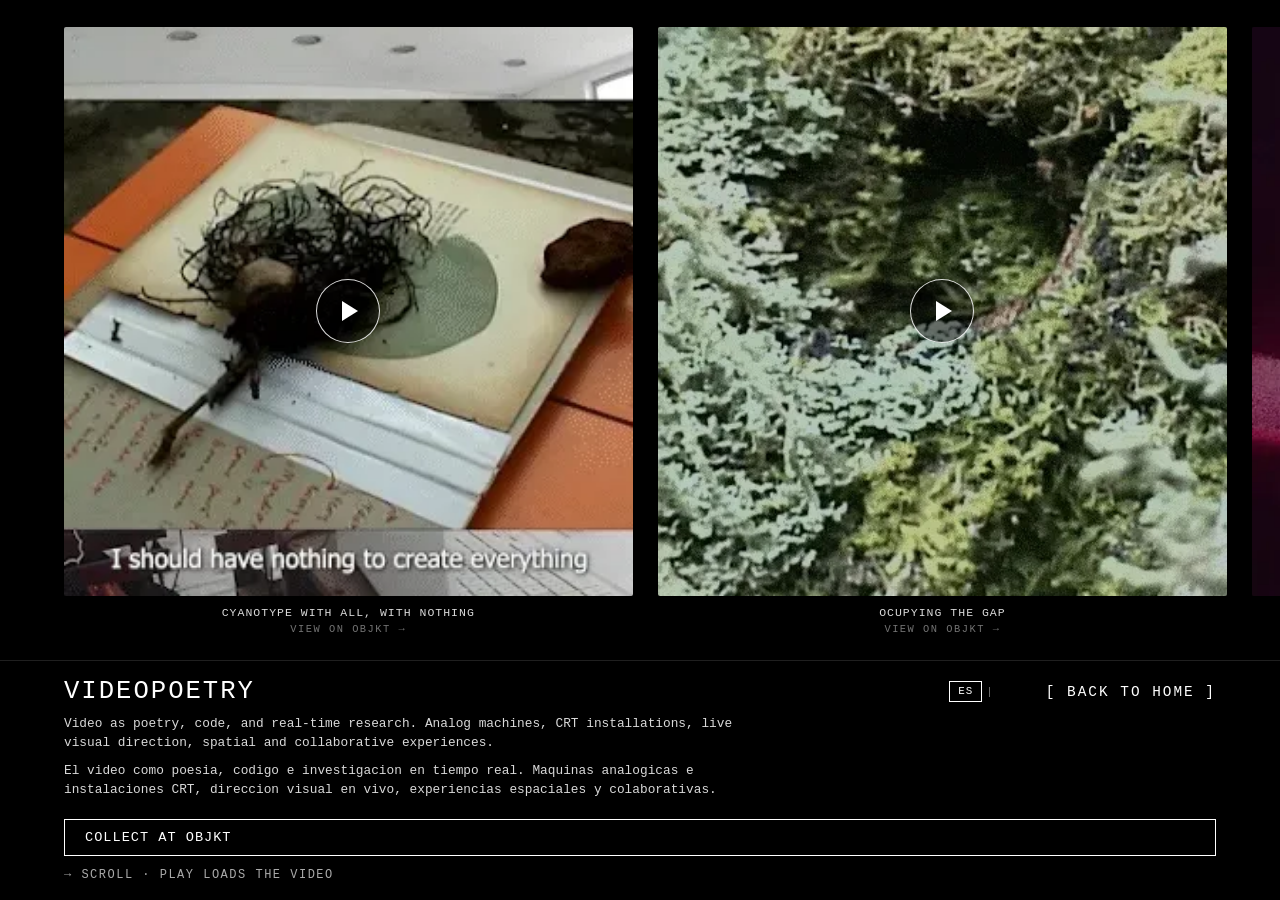
<file: videopoetry/videopoetry_index.html>
<!DOCTYPE html>
<html lang="en">
<head>
    <meta charset="UTF-8">
    <meta name="viewport" content="width=device-width, initial-scale=1.0">
    <meta name="referrer" content="no-referrer">
    <title>Videopoetry | Rocio Mio</title>
    <link rel="preload" as="image" href="thumbs/01-cyanotype-with-all-with-nothing.webp">
    <link rel="stylesheet" href="../css/serie-i18n.css">
    <style>
        * {
            margin: 0;
            padding: 0;
            box-sizing: border-box;
            font-family: 'Courier New', Courier, monospace;
        }

        html, body {
            background-color: #000000;
            color: #ffffff;
            height: 100%;
            overflow: hidden;
        }

        /* Page shell - gallery scrolls; footer stays docked below */
        body {
            display: flex;
            flex-direction: column;
        }

        .galeria-horizontal {
            flex: 1 1 auto;
            min-height: 0;
            width: 100vw;
            display: flex;
            align-items: flex-start;
            overflow-x: auto;
            overflow-y: hidden;
            scroll-snap-type: none;
            scroll-behavior: auto;
            padding: 3vh 5vw 1.5vh;
            gap: 2vw;
            -ms-overflow-style: none;
            scrollbar-width: none;
        }

        .galeria-horizontal::-webkit-scrollbar { display: none; }

        .item-media {
            height: 100%;
            min-width: 42vw;
            flex-shrink: 0;
            scroll-snap-align: none;
            display: flex;
            flex-direction: column;
            justify-content: flex-start;
            align-items: center;
            background-color: #000000;
            color: #ffffff;
            position: relative;
        }

        .item-stage {
            position: relative;
            height: calc(100% - 3.2rem);
            width: auto;
            max-width: 90vw;
            display: flex;
            align-items: center;
            justify-content: center;
            background: #0a0a0a;
            border-radius: 2px;
            cursor: pointer;
        }

        .item-poster {
            height: 100%;
            width: auto;
            max-width: 90vw;
            min-height: 120px;
            object-fit: contain;
            display: block;
            border-radius: 2px;
            background: #0a0a0a;
        }

        .item-video {
            position: absolute;
            left: 50%;
            top: 50%;
            transform: translate(-50%, -50%);
            height: 100%;
            width: auto;
            max-width: 100%;
            object-fit: contain;
            border-radius: 2px;
            background: #000;
            opacity: 0;
            pointer-events: none;
        }

        .item-media.is-playing .item-poster,
        .item-media.is-loading .item-poster {
            opacity: 0;
        }

        .item-media.is-playing .item-video,
        .item-media.is-loading .item-video {
            opacity: 1;
            pointer-events: auto;
        }

        .btn-play {
            position: absolute;
            left: 50%;
            top: 50%;
            transform: translate(-50%, -50%);
            width: 64px;
            height: 64px;
            border: 1px solid rgba(255, 255, 255, 0.85);
            border-radius: 50%;
            background: rgba(0, 0, 0, 0.45);
            color: #fff;
            cursor: pointer;
            display: flex;
            align-items: center;
            justify-content: center;
            transition: background 0.25s ease, transform 0.25s ease;
            z-index: 2;
        }

        .btn-play:hover {
            background: rgba(0, 0, 0, 0.7);
            transform: translate(-50%, -50%) scale(1.05);
        }

        .btn-play-icon {
            width: 0;
            height: 0;
            border-style: solid;
            border-width: 10px 0 10px 16px;
            border-color: transparent transparent transparent #fff;
            margin-left: 3px;
        }

        .item-media.is-loading .btn-play {
            opacity: 0.35;
            pointer-events: none;
        }

        .item-caption {
            margin-top: 10px;
            font-size: clamp(0.7rem, 0.9vw, 0.85rem);
            letter-spacing: 1px;
            text-transform: uppercase;
            color: rgba(255, 255, 255, 0.85);
            text-align: center;
            max-width: 90%;
            text-shadow: 0 2px 6px rgba(0, 0, 0, 0.9);
        }

        .item-objkt-hint {
            font-size: 0.65rem;
            letter-spacing: 1.5px;
            text-transform: uppercase;
            color: rgba(255, 255, 255, 0.45);
            margin-top: 4px;
            text-shadow: 0 2px 4px rgba(0, 0, 0, 0.9);
            text-decoration: none;
        }

        .item-objkt-hint:hover {
            color: #ffffff;
        }

        .menu-inferior {
            flex: 0 0 auto;
            position: relative;
            width: 100vw;
            padding: 16px 5vw 18px;
            z-index: 100;
            background: #000000;
            border-top: 1px solid rgba(255, 255, 255, 0.12);
            display: flex;
            flex-direction: column;
            gap: 8px;
        }

        .header-top-row {
            display: flex;
            justify-content: space-between;
            align-items: center;
        }

        .btn-volver {
            color: #ffffff;
            text-decoration: none;
            font-size: 0.9rem;
            letter-spacing: 2px;
            transition: opacity 0.3s;
            text-shadow: 0 2px 4px rgba(0, 0, 0, 0.9);
        }

        .btn-volver:hover { opacity: 0.5; }

        .titulo-serie {
            font-size: clamp(1.2rem, 2vw, 1.8rem);
            letter-spacing: 2px;
            text-transform: uppercase;
            font-weight: normal;
            text-shadow: 0 2px 8px rgba(0, 0, 0, 0.9);
        }

        .serie-nav-actions {
            display: flex;
            align-items: center;
            gap: 16px;
        }

        .texto-concepto {
            max-width: 720px;
            font-size: clamp(0.75rem, 1vw, 0.95rem);
            line-height: 1.5;
            color: rgba(255, 255, 255, 0.85);
            text-shadow: 0 2px 6px rgba(0, 0, 0, 0.9);
        }

        .texto-concepto p + p { margin-top: 8px; }

        .scroll-hint-horizontal {
            font-size: 0.75rem;
            letter-spacing: 1.5px;
            text-transform: uppercase;
            color: #aaaaaa;
            margin-top: 4px;
            text-shadow: 0 2px 4px rgba(0, 0, 0, 0.9);
        }

        .link-objkt {
            display: inline-block;
            margin-top: 12px;
            color: #ffffff;
            text-decoration: none;
            border: 1px solid #ffffff;
            padding: 10px 20px;
            font-size: 0.85rem;
            text-transform: uppercase;
            letter-spacing: 1px;
            transition: all 0.3s ease;
            text-shadow: none;
        }

        .link-objkt:hover {
            background: #ffffff;
            color: #000000;
        }

        @media (max-width: 768px) {
            .galeria-horizontal { padding-top: 2vh; }
            .menu-inferior { padding: 14px 4vw 16px; }
            .item-media { min-width: 78vw; }
            .btn-play { width: 56px; height: 56px; }
            .texto-concepto { font-size: 0.72rem; }
        }
    </style>
</head>
<body>

    <main class="galeria-horizontal" id="galeriaHorizontal" aria-label="Galeria Videopoetry"></main>

    <footer class="menu-inferior">
        <div class="header-top-row">
            <h1 class="titulo-serie">Videopoetry</h1>
            <div class="serie-nav-actions">
                <div class="serie-lang-toggle serie-lang-toggle--dark" role="group" aria-label="Idioma">
                    <button type="button" data-lang-btn="es" aria-pressed="true">ES</button>
                    <span class="serie-lang-sep">|</span>
                    <button type="button" data-lang-btn="en" aria-pressed="false">EN</button>
                </div>
                <a href="../index.html#index" class="btn-volver" data-i18n="volver">[ VOLVER AL ORIGEN ]</a>
            </div>
        </div>
        <div class="texto-concepto">
            <p>Video as poetry, code, and real-time research. Analog machines, CRT installations, live visual direction, spatial and collaborative experiences.</p>
            <p>El video como poesia, codigo e investigacion en tiempo real. Maquinas analogicas e instalaciones CRT, direccion visual en vivo, experiencias espaciales y colaborativas.</p>
        </div>
        <a href="https://objkt.com/curations/objkt/videopoetry-4b4c0796" target="_blank" rel="noopener" class="link-objkt" data-i18n="collectObjkt">collect at objkt</a>
        <span class="scroll-hint-horizontal" data-i18n="scrollVideos">→ gira la rueda · play carga el video</span>
    </footer>

    <script src="../js/videopoetry-data.js"></script>
    <script src="../js/videopoetry-player.js"></script>
    <script src="../js/series-ui-content.js"></script>
    <script src="../js/site-i18n.js"></script>
    <script src="../js/galeria-horizontal.js?v=8"></script>
</body>
</html>
</file>
<file: css/serie-i18n.css>
.serie-top-row {
    display: flex;
    justify-content: space-between;
    align-items: center;
    gap: 12px;
    flex-wrap: wrap;
    margin-bottom: auto;
}

.serie-nav-actions {
    display: flex;
    align-items: center;
    gap: 16px;
    flex-wrap: wrap;
}

.serie-lang-toggle {
    display: flex;
    align-items: center;
    gap: 4px;
}

.serie-lang-toggle button {
    background: none;
    border: 1px solid currentColor;
    padding: 4px 8px;
    cursor: pointer;
    font-family: inherit;
    font-size: 0.68rem;
    letter-spacing: 1px;
    text-transform: uppercase;
    color: inherit;
    transition: all 0.3s ease;
    line-height: 1;
}

.serie-lang-toggle button.activa {
    background: currentColor;
    color: var(--serie-lang-active-fg, #fff);
}

.serie-lang-toggle--light {
    color: #000;
    --serie-lang-active-fg: #fff;
}

.serie-lang-toggle--dark {
    color: #fff;
    --serie-lang-active-fg: #000;
}

.serie-lang-sep {
    opacity: 0.45;
    font-size: 0.68rem;
    user-select: none;
}
</file>
<file: css/zoen-studio.css>
/* Zoen Calega studio dossier - Swiss / production sheet aesthetic. */

:root {
    --zoen-bg: #f4f4f2;
    --zoen-ink: #0a0a0a;
    --zoen-mute: #6a6a6a;
    --zoen-line: #0a0a0a;
    --zoen-accent: #e10600;
    --zoen-font: "Helvetica Neue", Helvetica, "Arial Narrow", sans-serif;
    --zoen-font-display: "Archivo Black", "Helvetica Neue", Helvetica, sans-serif;
    --zoen-pad: clamp(1.2rem, 3.5vw, 3rem);
    --zoen-font-sub: "Courier New", Courier, monospace;
    --zoen-text: clamp(0.78rem, 2vh, 1rem);
    --zoen-label: clamp(0.68rem, 1.7vh, 0.82rem);
    --zoen-track: 0.04em;
}

* {
    margin: 0;
    padding: 0;
    box-sizing: border-box;
}

html {
    scroll-behavior: smooth;
}

body.zoen-body {
    background: var(--zoen-bg);
    color: var(--zoen-ink);
    font-family: var(--zoen-font);
    font-weight: 400;
    line-height: 1.35;
    -webkit-font-smoothing: antialiased;
}

/* Registration marks - tech sheet corners. */
.zoen-mark {
    position: absolute;
    width: 14px;
    height: 14px;
    pointer-events: none;
    opacity: 0.85;
}

.zoen-mark::before,
.zoen-mark::after {
    content: "";
    position: absolute;
    background: var(--zoen-ink);
}

.zoen-mark::before {
    left: 50%;
    top: 0;
    width: 1px;
    height: 100%;
    transform: translateX(-50%);
}

.zoen-mark::after {
    top: 50%;
    left: 0;
    width: 100%;
    height: 1px;
    transform: translateY(-50%);
}

.zoen-mark--tl { top: 12px; left: 12px; }
.zoen-mark--tr { top: 12px; right: 12px; }
.zoen-mark--bl { bottom: 12px; left: 12px; }
.zoen-mark--br { bottom: 12px; right: 12px; }

/* Top bar - nav + lang. */
.zoen-top {
    position: fixed;
    top: 0;
    left: 0;
    right: 0;
    z-index: 40;
    display: flex;
    justify-content: space-between;
    align-items: center;
    padding: 14px var(--zoen-pad);
    mix-blend-mode: difference;
    color: #fff;
}

.zoen-top a {
    color: inherit;
    text-decoration: none;
    font-size: 0.72rem;
    letter-spacing: 0.14em;
    text-transform: uppercase;
}

.zoen-top a:hover { opacity: 0.55; }

.zoen-top-links {
    display: flex;
    gap: 1.2rem;
    align-items: center;
}

.zoen-lang {
    display: flex;
    gap: 0.35rem;
    align-items: center;
    font-size: 0.72rem;
    letter-spacing: 0.12em;
}

.zoen-lang button {
    background: none;
    border: none;
    color: inherit;
    font-family: inherit;
    font-size: inherit;
    letter-spacing: inherit;
    cursor: pointer;
    opacity: 0.45;
    padding: 0;
}

.zoen-lang button[aria-pressed="true"] { opacity: 1; }

.zoen-lang.serie-lang-toggle button.activa {
    background: none;
    color: inherit;
    font-weight: 700;
}
.zoen-lang-sep { opacity: 0.35; }

/* Hero - locked to one viewport, scales to visitor screen. */
.zoen-hero {
    position: relative;
    height: 100vh;
    height: 100dvh;
    max-height: 100dvh;
    padding: calc(2.6rem + env(safe-area-inset-top, 0px))
        clamp(0.85rem, 2.2vw, 2rem)
        clamp(0.7rem, 1.4vh, 1.1rem);
    display: flex;
    flex-direction: column;
    gap: clamp(0.45rem, 1.2vh, 0.85rem);
    border-bottom: 1px solid var(--zoen-line);
    background: var(--zoen-bg);
    overflow: hidden;
    box-sizing: border-box;
}

.zoen-hero-head {
    flex: 0 0 auto;
    display: flex;
    justify-content: space-between;
    align-items: baseline;
    font-size: clamp(0.58rem, 1.3vh, 0.68rem);
    letter-spacing: 0.18em;
    text-transform: uppercase;
}

.zoen-hero-marca {
    color: var(--zoen-accent);
    font-weight: 700;
}

/* Portal - text left / mosaic right, fills remaining viewport. */
.zoen-portal {
    flex: 1 1 auto;
    display: grid;
    grid-template-columns: minmax(0, 0.92fr) minmax(0, 1.08fr);
    min-height: 0;
    background: #fff;
    border: 1px solid var(--zoen-line);
    overflow: hidden;
}

.zoen-portal-text {
    position: relative;
    display: flex;
    flex-direction: column;
    gap: clamp(0.35rem, 1.2vh, 0.85rem);
    padding: clamp(0.75rem, 2.2vh, 1.6rem) clamp(0.9rem, 2vw, 1.8rem);
    min-width: 0;
    min-height: 0;
    overflow: hidden;
}

.zoen-portal-badge {
    position: absolute;
    top: clamp(0.55rem, 1.4vh, 1rem);
    right: clamp(0.55rem, 1.4vh, 1rem);
    width: clamp(1.7rem, 4.2vh, 2.3rem);
    height: clamp(1.7rem, 4.2vh, 2.3rem);
    border-radius: 50%;
    background: var(--zoen-accent);
    color: #fff;
    display: grid;
    place-items: center;
    font-size: clamp(0.62rem, 1.5vh, 0.78rem);
    font-weight: 700;
    letter-spacing: 0.04em;
}

.zoen-hero-display {
    font-size: clamp(2.4rem, min(11vh, 8vw), 6.8rem);
    font-weight: 500;
    font-style: italic;
    line-height: 0.84;
    letter-spacing: -0.05em;
    text-transform: lowercase;
    color: var(--zoen-accent);
    margin: 0;
    width: 100%;
    max-width: 100%;
    padding: 0 2.4rem 0.02em 0;
    box-decoration-break: clone;
    background: linear-gradient(
        to top,
        color-mix(in srgb, var(--zoen-accent) 22%, transparent) 0 0.38em,
        transparent 0.38em
    );
}

.zoen-hero-brand {
    width: 100%;
    max-width: 100%;
    flex: 0 0 auto;
}

.zoen-hero-brand h1,
.zoen-hero-cruz {
    font-size: clamp(3rem, min(14.8vh, 9vw), 9.2rem);
    font-weight: 700;
    font-style: normal;
    line-height: 0.72;
    letter-spacing: -0.06em;
    text-transform: uppercase;
    color: var(--zoen-ink);
    width: 100%;
}

.zoen-hero-cruz {
    display: block;
    margin-top: 0.02em;
}

.zoen-hero-linea {
    margin-top: clamp(1.1rem, 3.2vh, 2rem);
    font-family: var(--zoen-font-display);
    font-size: clamp(0.82rem, 2.1vh, 1.1rem);
    font-weight: 400;
    font-style: normal;
    letter-spacing: 0.02em;
    text-transform: uppercase;
    line-height: 1.25;
    color: var(--zoen-ink);
    max-width: 100%;
}

.zoen-hero-meta {
    display: grid;
    grid-template-columns: repeat(2, minmax(0, 1fr));
    gap: clamp(0.45rem, 1.3vh, 0.85rem) clamp(0.75rem, 1.6vw, 1.5rem);
    margin-top: 0.15rem;
    padding-top: clamp(0.45rem, 1.4vh, 0.85rem);
    border-top: 1px solid color-mix(in srgb, var(--zoen-line) 35%, transparent);
    min-height: 0;
    overflow: hidden;
    width: 100%;
}

.zoen-meta-block dt {
    font-size: clamp(0.68rem, 1.7vh, 0.82rem);
    letter-spacing: 0.14em;
    text-transform: uppercase;
    margin-bottom: 0.22rem;
    color: var(--zoen-mute);
    font-weight: 700;
}

.zoen-meta-block dd {
    font-size: var(--zoen-text);
    line-height: 1.35;
    max-width: 100%;
    white-space: pre-line;
    text-transform: none;
    letter-spacing: var(--zoen-track);
}

.zoen-hero-lead {
    margin-top: auto;
    font-size: var(--zoen-text);
    line-height: 1.4;
    max-width: 100%;
    color: var(--zoen-mute);
    text-transform: none;
    letter-spacing: var(--zoen-track);
    display: -webkit-box;
    -webkit-box-orient: vertical;
    -webkit-line-clamp: 3;
    overflow: hidden;
}

.zoen-portal-arrow {
    align-self: flex-end;
    color: var(--zoen-ink);
    text-decoration: none;
    font-size: clamp(1rem, 2.4vh, 1.35rem);
    line-height: 1;
    flex: 0 0 auto;
}

.zoen-portal-arrow:hover {
    color: var(--zoen-accent);
}

/* Right mosaic - fills portal height, tile size from container. */
.zoen-portal-media {
    position: relative;
    min-width: 0;
    min-height: 0;
    height: 100%;
    border-left: 1px solid var(--zoen-line);
    background: #111;
    display: flex;
    container-type: size;
    overflow: hidden;
}

.zoen-hero-stills {
    display: grid;
    grid-auto-flow: column;
    grid-template-rows: 1fr 1fr;
    grid-auto-columns: 50cqh;
    gap: 0;
    flex: 1;
    height: 100%;
    width: 100%;
    overflow-x: auto;
    overflow-y: hidden;
    -webkit-overflow-scrolling: touch;
    scrollbar-width: none;
    scroll-behavior: smooth;
    scroll-snap-type: x proximity;
}

.zoen-hero-stills::-webkit-scrollbar {
    display: none;
}

/* Single hero image - one still filling the whole portal side. */
.zoen-hero-stills.zoen-hero-stills--single {
    grid-template-rows: 1fr;
    grid-auto-columns: 100%;
    overflow: hidden;
}

.zoen-hero-still--full {
    grid-row: 1;
    grid-column: 1;
}

.zoen-hero-still.zoen-hero-still--full img {
    object-position: center 100%;
}

.zoen-stills-nav[hidden] {
    display: none;
}

/* Stills nav - clear left/right controls over mosaic. */
.zoen-stills-nav {
    position: absolute;
    top: 50%;
    z-index: 5;
    transform: translateY(-50%);
    width: clamp(2.4rem, 5.5vh, 3.1rem);
    height: clamp(2.4rem, 5.5vh, 3.1rem);
    border: 1px solid #fff;
    background: color-mix(in srgb, #000 55%, transparent);
    color: #fff;
    font-family: inherit;
    font-size: 1.15rem;
    line-height: 1;
    cursor: pointer;
    display: grid;
    place-items: center;
    backdrop-filter: blur(4px);
    transition: background 0.2s ease, opacity 0.2s ease;
}

.zoen-stills-nav:hover:not(:disabled) {
    background: var(--zoen-accent);
    border-color: var(--zoen-accent);
}

.zoen-stills-nav:disabled {
    opacity: 0.28;
    cursor: default;
}

.zoen-stills-nav--prev { left: 0.65rem; }
.zoen-stills-nav--next { right: 0.65rem; }

.zoen-hero-still {
    margin: 0;
    overflow: hidden;
    background: #222;
    scroll-snap-align: start;
    text-decoration: none;
    color: inherit;
    display: block;
    min-width: 0;
    min-height: 0;
}

.zoen-hero-still--lg {
    grid-row: span 2;
    grid-column: span 2;
}

.zoen-hero-still--tall {
    grid-row: span 2;
}

.zoen-hero-still--wide {
    grid-column: span 2;
}

.zoen-hero-still img {
    width: 100%;
    height: 100%;
    object-fit: cover;
    object-position: center;
    display: block;
    filter: none;
}

/* Index strip - project codes. */
.zoen-index {
    position: relative;
    padding: 1.25rem var(--zoen-pad);
    display: flex;
    flex-wrap: wrap;
    gap: 0.65rem 1.4rem;
    align-items: center;
    border-bottom: 1px solid var(--zoen-line);
    font-size: var(--zoen-label);
    letter-spacing: 0.14em;
    text-transform: uppercase;
}

.zoen-index-label {
    font-weight: 700;
    margin-right: 0.5rem;
}

#zoenIndexList {
    display: flex;
    flex-wrap: wrap;
    gap: 0.55rem 1.4rem;
}

.zoen-index a {
    color: var(--zoen-ink);
    text-decoration: none;
    opacity: 0.55;
}

.zoen-index a:hover {
    opacity: 1;
    color: var(--zoen-accent);
}

/* Project sheets - one project per viewport. */
.zoen-project {
    --zoen-media-max: calc(100dvh - 5rem);
    position: relative;
    height: 100vh;
    height: 100dvh;
    max-height: 100dvh;
    padding: clamp(1.4rem, 3.5vh, 2.4rem) clamp(0.9rem, 2.5vw, 2.4rem);
    border-bottom: 1px solid var(--zoen-line);
    display: grid;
    gap: clamp(0.7rem, 2vh, 1.6rem);
    align-items: center;
    overflow: hidden;
    box-sizing: border-box;
}

.zoen-project--landscape {
    grid-template-columns: minmax(0, 0.8fr) minmax(0, 1.2fr);
    grid-template-rows: minmax(0, 1fr) auto;
    grid-template-areas:
        "head media"
        "body media";
}

.zoen-project--portrait {
    grid-template-columns: minmax(0, 1fr) minmax(0, 0.95fr);
    grid-template-rows: minmax(0, 1fr) auto;
    grid-template-areas:
        "media head"
        "media body";
}

#zoenProjects .zoen-project:nth-child(even) {
    background: #efefed;
}

.zoen-project-head {
    grid-area: head;
    display: flex;
    flex-direction: column;
    gap: clamp(0.35rem, 1.2vh, 0.7rem);
    min-width: 0;
    overflow: hidden;
}

.zoen-project-code {
    font-size: var(--zoen-label);
    letter-spacing: 0.14em;
    text-transform: uppercase;
    color: var(--zoen-mute);
}

.zoen-project-title {
    font-size: clamp(1.6rem, 6.5vh, 4.2rem);
    font-weight: 700;
    line-height: 0.9;
    letter-spacing: -0.035em;
    text-transform: uppercase;
    max-width: 10ch;
}

.zoen-project:nth-child(3n + 1) .zoen-project-title {
    color: var(--zoen-accent);
}

.zoen-project-facts {
    display: grid;
    grid-template-columns: minmax(0, 2fr) minmax(0, 1fr);
    gap: 0.45rem 1.5rem;
    margin-top: 0.2rem;
    font-size: var(--zoen-text);
    letter-spacing: var(--zoen-track);
    line-height: 1.35;
    max-width: 64ch;
}

.zoen-project-facts span {
    display: block;
    color: var(--zoen-mute);
    font-size: var(--zoen-label);
    font-weight: 700;
    letter-spacing: 0.14em;
    text-transform: uppercase;
    margin-bottom: 0.22rem;
}

.zoen-project-body {
    grid-area: body;
    align-self: end;
    max-width: 60ch;
    overflow: hidden;
}

.zoen-project-body p {
    font-size: var(--zoen-text);
    letter-spacing: var(--zoen-track);
    line-height: 1.4;
    color: var(--zoen-mute);
    display: -webkit-box;
    -webkit-box-orient: vertical;
    -webkit-line-clamp: 10;
    overflow: hidden;
}

.zoen-project-media {
    grid-area: media;
    position: relative;
    align-self: stretch;
    justify-self: stretch;
    min-width: 0;
    min-height: 0;
    height: 100%;
    display: flex;
    flex-direction: column;
    gap: 0.5rem;
    overflow: hidden;
}

/* Project gallery - one slide per frame, arrows over the media. */
.zoen-gallery {
    position: relative;
    flex: 1 1 auto;
    min-height: 0;
}

.zoen-gallery-track {
    display: flex;
    height: 100%;
    overflow-x: auto;
    overflow-y: hidden;
    scroll-snap-type: x mandatory;
    scroll-behavior: smooth;
    overscroll-behavior-x: contain;
    scrollbar-width: none;
}

.zoen-gallery-track::-webkit-scrollbar {
    display: none;
}

.zoen-gallery-slide {
    flex: 0 0 100%;
    height: 100%;
    margin: 0;
    display: flex;
    align-items: center;
    justify-content: center;
    scroll-snap-align: start;
    min-width: 0;
}

.zoen-gallery-slide img,
.zoen-gallery-slide video {
    max-width: 100%;
    max-height: 100%;
    width: auto;
    height: auto;
    object-fit: contain;
    display: block;
    border: 1px solid color-mix(in srgb, var(--zoen-line) 35%, transparent);
}

.zoen-gallery-slide video {
    width: 100%;
    background: #000;
}

.zoen-gallery-slide img {
    filter: grayscale(1) contrast(1.08);
    transition: filter 0.55s ease;
}

.zoen-gallery:hover .zoen-gallery-slide img {
    filter: grayscale(0) contrast(1.02);
}

/* Touch screens - no hover, so gallery images stay in color. */
@media (hover: none) {
    .zoen-gallery-slide img {
        filter: none;
    }
}

.zoen-gallery-nav {
    position: absolute;
    top: 50%;
    z-index: 3;
    transform: translateY(-50%);
    width: clamp(2.2rem, 5vh, 2.9rem);
    height: clamp(2.2rem, 5vh, 2.9rem);
    border: 1px solid var(--zoen-ink);
    background: color-mix(in srgb, var(--zoen-bg) 82%, transparent);
    color: var(--zoen-ink);
    font-family: inherit;
    font-size: 1.05rem;
    line-height: 1;
    cursor: pointer;
    display: grid;
    place-items: center;
    transition: background 0.2s ease, color 0.2s ease, opacity 0.2s ease;
}

.zoen-gallery-nav:hover:not(:disabled) {
    background: var(--zoen-accent);
    border-color: var(--zoen-accent);
    color: #fff;
}

.zoen-gallery-nav:disabled {
    opacity: 0.25;
    cursor: default;
}

.zoen-gallery-nav[hidden] {
    display: none;
}

.zoen-gallery-nav--prev { left: 0.5rem; }
.zoen-gallery-nav--next { right: 0.5rem; }

.zoen-gallery-counter {
    flex: 0 0 auto;
    display: flex;
    justify-content: space-between;
    gap: 1rem;
    font-size: var(--zoen-label);
    letter-spacing: 0.14em;
    text-transform: uppercase;
    color: var(--zoen-mute);
}

/* Footer sheet. */
.zoen-footer {
    position: relative;
    padding: clamp(3rem, 8vw, 6rem) var(--zoen-pad);
    display: grid;
    grid-template-columns: 1.2fr 1fr;
    gap: 2rem;
    border-top: 1px solid var(--zoen-line);
}

.zoen-footer-credito {
    font-size: clamp(1rem, 2vw, 1.35rem);
    font-weight: 700;
    line-height: 1.25;
    letter-spacing: -0.02em;
    text-transform: uppercase;
    white-space: pre-line;
}

.zoen-footer-credito a {
    color: inherit;
    text-decoration: underline;
    text-decoration-thickness: 1px;
    text-underline-offset: 0.18em;
}

.zoen-footer-credito a:hover {
    color: var(--zoen-accent);
}

.zoen-footer-nota {
    font-size: var(--zoen-text);
    letter-spacing: var(--zoen-track);
    line-height: 1.5;
    color: var(--zoen-mute);
    align-self: end;
    max-width: 64ch;
}

/* Quote form - request block after the bios: heading left, fields right. */
.zoen-quote {
    position: relative;
    padding: clamp(3rem, 8vw, 6rem) var(--zoen-pad);
    display: grid;
    grid-template-columns: minmax(0, 1fr) minmax(0, 1.2fr);
    gap: 2rem clamp(2rem, 5vw, 5rem);
    border-top: 1px solid var(--zoen-line);
}

.zoen-quote-kicker {
    font-size: var(--zoen-label);
    letter-spacing: 0.12em;
    text-transform: uppercase;
    color: var(--zoen-mute);
    margin-bottom: 0.8rem;
}

.zoen-quote-title {
    font-size: clamp(2rem, 5vw, 4.2rem);
    font-weight: 700;
    line-height: 0.9;
    letter-spacing: -0.035em;
    text-transform: uppercase;
    color: var(--zoen-accent);
    max-width: 9ch;
}

.zoen-quote-intro {
    margin-top: 1.2rem;
    font-size: var(--zoen-text);
    letter-spacing: var(--zoen-track);
    line-height: 1.5;
    max-width: 38ch;
}

.zoen-quote-form {
    display: grid;
    grid-template-columns: repeat(2, minmax(0, 1fr));
    gap: 1.6rem 1.5rem;
    align-content: start;
}

.zoen-quote-field {
    display: grid;
    gap: 0.45rem;
}

.zoen-quote-field--full,
.zoen-quote-actions {
    grid-column: 1 / -1;
}

.zoen-quote-field span {
    font-size: var(--zoen-label);
    letter-spacing: 0.12em;
    text-transform: uppercase;
    color: var(--zoen-mute);
}

.zoen-quote-field input,
.zoen-quote-field textarea {
    width: 100%;
    padding: 0.55rem 0;
    border: 0;
    border-bottom: 1px solid var(--zoen-line);
    border-radius: 0;
    background: transparent;
    color: var(--zoen-ink);
    font-size: max(16px, var(--zoen-text));
    line-height: 1.45;
    resize: vertical;
}

.zoen-quote-field textarea {
    border: 1px solid var(--zoen-line);
    padding: 0.7rem 0.8rem;
}

.zoen-quote-field input:focus,
.zoen-quote-field textarea:focus {
    outline: none;
    border-color: var(--zoen-accent);
}

.zoen-quote-field textarea::placeholder {
    color: var(--zoen-mute);
    opacity: 0.8;
}

.zoen-quote-honey {
    position: absolute;
    left: -9999px;
    width: 1px;
    height: 1px;
    opacity: 0;
}

.zoen-quote-actions {
    display: flex;
    flex-wrap: wrap;
    align-items: center;
    gap: 1rem 1.5rem;
}

.zoen-quote-send {
    padding: 0.85rem 2.2rem;
    border: 1px solid var(--zoen-ink);
    background: var(--zoen-ink);
    color: var(--zoen-bg);
    font-family: var(--zoen-font);
    font-size: 0.85rem;
    font-weight: 700;
    letter-spacing: 0.14em;
    text-transform: uppercase;
    cursor: pointer;
    transition: background 0.2s ease, border-color 0.2s ease;
}

.zoen-quote-send:hover,
.zoen-quote-send:focus-visible {
    background: var(--zoen-accent);
    border-color: var(--zoen-accent);
}

.zoen-quote-send:disabled {
    opacity: 0.6;
    cursor: wait;
}

.zoen-quote-status {
    font-size: var(--zoen-text);
    letter-spacing: var(--zoen-track);
    line-height: 1.45;
    max-width: 48ch;
}

.zoen-quote-status[data-state="error"] {
    color: var(--zoen-accent);
}

/* Subtexts - Courier for kicker, meta, facts, body copy and index labels. */
.zoen-hero-head,
.zoen-meta-block dt,
.zoen-meta-block dd,
.zoen-hero-lead,
.zoen-index,
.zoen-project-code,
.zoen-project-facts,
.zoen-project-body p,
.zoen-footer-nota,
.zoen-gallery-counter,
.zoen-quote-kicker,
.zoen-quote-intro,
.zoen-quote-field span,
.zoen-quote-field input,
.zoen-quote-field textarea,
.zoen-quote-status {
    font-family: var(--zoen-font-sub);
}

/* Reveal motion - presence without noise. */
.zoen-reveal {
    opacity: 0;
    transform: translateY(18px);
    transition: opacity 0.7s ease, transform 0.7s ease;
}

.zoen-reveal.is-in {
    opacity: 1;
    transform: none;
}

/* Phones + tablets - hero stacks (text, then image) and grows with its content. */
@media (max-width: 900px) {
    :root {
        --zoen-text: clamp(0.8rem, 3.4vw, 0.95rem);
        --zoen-label: clamp(0.66rem, 2.8vw, 0.78rem);
    }

    .zoen-hero {
        height: auto;
        max-height: none;
        min-height: 100svh;
        overflow: visible;
        padding: calc(3rem + env(safe-area-inset-top, 0px)) 0.75rem 0.75rem;
    }

    .zoen-portal {
        flex: 0 0 auto;
        grid-template-columns: 1fr;
        grid-template-rows: auto auto;
        overflow: visible;
    }

    .zoen-portal-text {
        overflow: visible;
        gap: 0.7rem;
        padding: 1rem 1rem 1.1rem;
    }

    .zoen-portal-media {
        width: 100%;
        height: min(calc((100vw - 1.5rem) * 1.25), 82svh);
        border-left: none;
        border-top: 1px solid var(--zoen-line);
    }

    .zoen-hero-stills {
        grid-auto-columns: 50cqh;
    }

    .zoen-hero-display {
        font-size: clamp(2.4rem, 15vw, 5rem);
        padding-right: 2.6rem;
    }

    .zoen-hero-brand h1,
    .zoen-hero-cruz {
        font-size: clamp(2.4rem, calc((100vw - 3.75rem) / 4.05), 7.5rem);
        line-height: 0.76;
    }

    .zoen-hero-linea {
        margin-top: 1rem;
        font-size: clamp(0.78rem, 3.6vw, 1rem);
    }

    .zoen-hero-meta {
        overflow: visible;
        gap: 0.7rem 1rem;
    }

    .zoen-hero-meta .zoen-meta-block:last-child {
        grid-column: 1 / -1;
    }

    .zoen-hero-lead {
        display: block;
        overflow: visible;
        -webkit-line-clamp: unset;
    }

    .zoen-portal-badge {
        width: 1.7rem;
        height: 1.7rem;
        font-size: 0.62rem;
    }

    .zoen-stills-nav {
        width: 2.35rem;
        height: 2.35rem;
    }

    /* Project sheets - natural height: head, gallery sized to its media, full text. */
    .zoen-project {
        height: auto;
        max-height: none;
        overflow: visible;
        grid-template-columns: 1fr;
        grid-template-rows: auto auto auto;
        grid-template-areas:
            "head"
            "media"
            "body";
        align-items: stretch;
        gap: 1rem;
        padding: 3.4rem 0.75rem 2rem;
    }

    .zoen-project--landscape,
    .zoen-project--portrait {
        grid-template-columns: 1fr;
        grid-template-rows: auto auto auto;
        grid-template-areas:
            "head"
            "media"
            "body";
    }

    .zoen-project-title {
        font-size: clamp(1.7rem, 9vw, 3.4rem);
        max-width: none;
        overflow-wrap: break-word;
    }

    .zoen-project-facts {
        max-width: none;
    }

    .zoen-project-media {
        width: 100%;
        height: auto;
        max-height: none;
        min-height: 0;
    }

    .zoen-gallery {
        flex: 0 0 auto;
        height: min(calc((100vw - 1.5rem) * 0.75), 62svh);
    }

    .zoen-project--portrait .zoen-gallery {
        height: min(calc((100vw - 1.5rem) * 1.25), 72svh);
    }

    .zoen-project-body {
        max-width: none;
        overflow: visible;
    }

    .zoen-project-body p {
        display: block;
        overflow: visible;
        -webkit-line-clamp: unset;
    }

    .zoen-footer,
    .zoen-quote {
        grid-template-columns: 1fr;
    }

    .zoen-quote-form {
        grid-template-columns: 1fr;
    }

    .zoen-quote-title {
        max-width: none;
    }

    .zoen-top {
        mix-blend-mode: normal;
        color: var(--zoen-ink);
        background: color-mix(in srgb, var(--zoen-bg) 88%, transparent);
        backdrop-filter: blur(6px);
        padding: 12px 0.75rem;
        gap: 0.6rem;
    }

    .zoen-top-links {
        gap: 0.7rem;
        min-width: 0;
    }

    .zoen-top a,
    .zoen-lang {
        font-size: clamp(0.56rem, 2.6vw, 0.72rem);
        letter-spacing: 0.06em;
        white-space: nowrap;
    }
}

/* Small phones - meta blocks in one column so lines do not break mid-list. */
@media (max-width: 520px) {
    .zoen-hero-meta {
        grid-template-columns: 1fr;
    }
}

/* Fallback when container queries unavailable - approximate tiles. */
@supports not (width: 1cqh) {
    .zoen-hero-stills {
        grid-auto-columns: clamp(110px, 28vh, 200px);
    }
}
</file>
<file: css/estilos.css>
/* Rocio Mio - Portfolio */
*, *::before, *::after {
    margin: 0;
    padding: 0;
    box-sizing: border-box;
}

:root {
    --fondo: #fafafa;
    --texto: #111;
    --texto-suave: #555;
    --borde: #eaeaea;
    --header-alto: 70px;
    --transicion: 0.3s ease;
    --font-landing: 'Helvetica Neue', Arial, sans-serif;
    --font-interna: 'Courier New', Courier, monospace;
}

html {
    scroll-behavior: smooth;
}

body {
    font-family: var(--font-landing);
    background: var(--fondo);
    color: var(--texto);
    -ms-overflow-style: none;
    scrollbar-width: none;
}

/* Landing (index): misma tipografia que el menu */
body.landing-body,
body.landing-body main.snap {
    font-family: var(--font-landing);
}

/* Titulos de series (recuadro blanco) - sin mayusculas forzadas */
.info-slide h3 {
    font-family: var(--font-landing);
    font-size: 1.5rem;
    font-weight: 600;
    letter-spacing: normal;
    text-transform: none;
    color: #111;
    line-height: 1.2;
}

/* Subtexto de series - etiqueta original */
.info-slide .etiqueta {
    display: block;
    font-family: var(--font-landing);
    font-size: 0.85rem;
    font-weight: 400;
    color: #666;
    text-transform: uppercase;
    letter-spacing: 1px;
}

/* Titulos de secciones del front - mayusculas y +2pt */
body.landing-body .procesos-home-inner h2,
body.landing-body .bosque-home-inner h2,
body.landing-body .collabs-home-inner h2,
body.landing-body .contacto-texto h2,
body.landing-body .seccion-preview h2 {
    font-family: var(--font-landing);
    font-size: calc(1.5rem + 2pt);
    font-weight: 600;
    letter-spacing: 0.5px;
    text-transform: uppercase;
    color: #111;
    line-height: 1.2;
}

body.landing-body #index h1 {
    font-family: var(--font-landing);
}

body.landing-body .landing-lang-toggle button {
    font-family: var(--font-landing);
}
body.landing-body .etiqueta-filtro,
body.landing-body .contacto-links a,
body.landing-body .contacto-email,
body.landing-body .scroll-hint {
    font-family: var(--font-landing);
}

/* Paginas internas: tipografia Energy Wheels */
body.procesos-body,
body.bosque-portal-body {
    font-family: var(--font-interna);
    color: #000;
}

body.procesos-body header nav {
    font-family: var(--font-interna);
}

::-webkit-scrollbar { display: none; }

/* --- Header --- */
header {
    position: fixed;
    top: 0;
    width: 100%;
    height: var(--header-alto);
    background: rgba(255, 255, 255, 0.95);
    backdrop-filter: blur(8px);
    border-bottom: 1px solid var(--borde);
    display: flex;
    justify-content: center;
    align-items: center;
    z-index: 1000;
}

nav {
    display: flex;
    flex-wrap: wrap;
    justify-content: center;
    gap: 4px 8px;
    padding: 0 16px;
}

nav a {
    text-decoration: none;
    color: #333;
    font-weight: 500;
    font-size: 0.78rem;
    text-transform: uppercase;
    letter-spacing: 1px;
    padding: 6px 10px;
    transition: color var(--transicion);
}

nav a:hover,
nav a.activo {
    color: #888;
}

.logo-nav {
    font-weight: 600;
    letter-spacing: 2px;
    margin-right: 12px;
    color: var(--texto) !important;
}

.landing-lang-toggle {
    display: flex;
    align-items: center;
    gap: 4px;
    margin-left: 12px;
}

.landing-lang-toggle button {
    background: none;
    border: 1px solid #000;
    padding: 4px 8px;
    cursor: pointer;
    font-family: inherit;
    font-size: 0.68rem;
    letter-spacing: 1px;
    text-transform: uppercase;
    color: #000;
    transition: all 0.3s ease;
    line-height: 1;
}

.landing-lang-toggle button.activa {
    background: #000;
    color: #fff;
}

.landing-lang-sep {
    color: #ccc;
    font-size: 0.68rem;
    user-select: none;
}

/* --- Scroll snap (index) --- */
main.snap {
    height: 100vh;
    overflow-y: scroll;
    scroll-snap-type: y mandatory;
}

section.full {
    min-height: 100vh;
    width: 100%;
    scroll-snap-align: start;
    scroll-snap-stop: always;
}

/* --- Intro --- */
#index {
    position: relative;
    display: flex;
    flex-direction: column;
    justify-content: center;
    align-items: center;
    text-align: center;
    padding: calc(var(--header-alto) + 40px) 8% 60px;
    background: var(--fondo) center / cover no-repeat;
    overflow: hidden;
}

#index::before {
    content: '';
    position: absolute;
    inset: 0;
    background: rgba(0, 0, 0, 0.42);
    z-index: 0;
    transition: opacity 0.6s ease;
}

#index.intro-con-imagen::before {
    opacity: 1;
}

#index > * {
    position: relative;
    z-index: 1;
}

#index h1 {
    font-size: clamp(2.5rem, 6vw, 4.5rem);
    letter-spacing: -1px;
    margin-bottom: 24px;
    color: #fff;
    text-shadow: 0 2px 24px rgba(0, 0, 0, 0.5);
}

#index .manifesto {
    max-width: 680px;
    font-size: 1.15rem;
    line-height: 1.7;
    color: rgba(255, 255, 255, 0.92);
    margin-bottom: 36px;
    text-shadow: 0 1px 12px rgba(0, 0, 0, 0.45);
}

#index .scroll-hint {
    color: rgba(255, 255, 255, 0.75);
}

.scroll-hint {
    font-size: 0.75rem;
    text-transform: uppercase;
    letter-spacing: 2px;
    color: #aaa;
    animation: pulse 2s infinite;
}

@keyframes pulse {
    0%, 100% { opacity: 0.4; }
    50% { opacity: 1; }
}

/* --- Slider series / proyectos --- */
#series,
#proyectos {
    position: relative;
    background: #f5f5f5;
}

.series-carrusel-wrap {
    position: relative;
}

.carrusel-btn {
    position: absolute;
    top: 50%;
    transform: translateY(-50%);
    z-index: 20;
    width: 52px;
    height: 52px;
    border: 1px solid #111;
    background: rgba(255, 255, 255, 0.94);
    color: #111;
    cursor: pointer;
    font-size: 1.4rem;
    line-height: 1;
    display: flex;
    align-items: center;
    justify-content: center;
    transition: background 0.2s ease, color 0.2s ease, opacity 0.2s ease;
    backdrop-filter: blur(4px);
}

.carrusel-btn--prev { left: 20px; }
.carrusel-btn--next { right: 20px; }

.carrusel-btn:hover:not(:disabled) {
    background: #111;
    color: #fff;
}

.carrusel-btn:disabled {
    opacity: 0.2;
    cursor: default;
}

.slide-serie {
    text-decoration: none;
    color: inherit;
    cursor: pointer;
}

.slide-serie:hover .img-slide {
    transform: scale(1.02);
    transition: transform 0.4s ease;
}

.slider-proyectos {
    display: flex;
    width: 100%;
    height: 100vh;
    overflow-x: scroll;
    overflow-y: hidden;
    scroll-snap-type: x mandatory;
    scroll-behavior: smooth;
}

.slide-proyecto {
    flex: 0 0 50vw;
    height: 100vh;
    scroll-snap-align: start;
    position: relative;
    display: flex;
    justify-content: center;
    align-items: center;
    overflow: hidden;
}

.slide-proyecto video,
.slide-proyecto .img-slide {
    width: 100%;
    height: 100%;
    object-fit: cover;
    display: block;
}

.info-slide {
    position: absolute;
    bottom: 8%;
    left: 5%;
    background: rgba(255, 255, 255, 0.95);
    padding: 15px 25px;
    border: 1px solid #eee;
    max-width: 90%;
}

.info-slide h3 {
    margin-bottom: 5px;
}

.info-slide p {
    font-size: 0.9rem;
    color: #777;
    margin-top: 8px;
    line-height: 1.4;
}

/* --- Secciones preview --- */
.seccion-preview {
    display: flex;
    flex-direction: column;
    justify-content: center;
    align-items: center;
    padding: calc(var(--header-alto) + 40px) 8% 60px;
    text-align: center;
}

.seccion-preview h2 {
    margin-bottom: 16px;
}

.seccion-preview > p {
    font-size: 1.1rem;
    color: var(--texto-suave);
    max-width: 600px;
    line-height: 1.6;
    margin-bottom: 32px;
}

.btn-ver-mas {
    display: inline-block;
    padding: 12px 28px;
    border: 1px solid #111;
    color: #111;
    text-decoration: none;
    text-transform: uppercase;
    font-size: 0.8rem;
    letter-spacing: 1.5px;
    transition: all var(--transicion);
}

.btn-ver-mas:hover {
    background: #111;
    color: #fff;
}

/* --- Grid series (portadas) --- */
.grid-series {
    display: grid;
    grid-template-columns: repeat(3, 1fr);
    gap: 20px;
    width: 100%;
    max-width: 1100px;
    margin-top: 8px;
}

.tarjeta-serie {
    position: relative;
    aspect-ratio: 4/5;
    overflow: hidden;
    text-decoration: none;
    color: inherit;
}

.tarjeta-serie img,
.tarjeta-serie video {
    width: 100%;
    height: 100%;
    object-fit: cover;
    transition: transform 0.5s ease;
}

.tarjeta-serie:hover img,
.tarjeta-serie:hover video {
    transform: scale(1.04);
}

.tarjeta-serie .overlay {
    position: absolute;
    inset: 0;
    background: linear-gradient(to top, rgba(0,0,0,0.75) 0%, transparent 60%);
    display: flex;
    flex-direction: column;
    justify-content: flex-end;
    padding: 20px;
    color: #fff;
}

.tarjeta-serie h3 {
    font-size: 1.3rem;
    margin-bottom: 4px;
}

.tarjeta-serie span {
    font-size: 0.8rem;
    text-transform: uppercase;
    letter-spacing: 1px;
    opacity: 0.8;
}

/* --- Preview procesos en index madre --- */
.seccion-procesos-home {
    background: #f5f5f5;
    padding: calc(var(--header-alto) + 32px) 10px 56px;
    justify-content: flex-start;
}

.procesos-home-inner {
    width: 100%;
    max-width: 100%;
    text-align: center;
}

.procesos-home-inner h2,
.bosque-home-inner h2,
.collabs-home-inner h2 {
    margin-bottom: 8px;
}

.procesos-home-inner > p,
.bosque-home-inner > p,
.collabs-home-inner > p {
    font-family: var(--font-landing);
    font-size: 0.95rem;
    font-weight: 400;
    color: #666;
    text-transform: none;
    letter-spacing: normal;
    max-width: 720px;
    margin: 0 auto 24px;
    line-height: 1.5;
}

.contenedor-etiquetas--home {
    justify-content: center;
    margin-bottom: 28px;
}

.seccion-procesos-home .btn-ver-mas,
.seccion-procesos-home .etiqueta-filtro {
    font-family: inherit;
}

.etiqueta-link {
    text-decoration: none;
    display: inline-block;
}

.preview-procesos-grid {
    display: grid;
    grid-template-columns: repeat(4, 1fr);
    gap: 12px;
    width: 100%;
    margin-bottom: 32px;
}

.preview-procesos-grid .preview-item {
    position: relative;
    overflow: hidden;
    text-decoration: none;
    color: inherit;
    display: block;
}

.preview-procesos-grid .preview-item img {
    width: 100%;
    height: auto;
    display: block;
    object-fit: contain;
    transition: transform 0.35s ease;
}

.preview-procesos-grid .preview-item:hover img {
    transform: scale(1.02);
}

.preview-procesos-grid .preview-item .tag {
    position: absolute;
    bottom: 10px;
    left: 10px;
    background: rgba(255, 255, 255, 0.92);
    padding: 4px 10px;
    font-size: 0.72rem;
    text-transform: lowercase;
}

/* legacy horizontal preview */
.preview-procesos {
    display: flex;
    width: 100%;
    max-width: 1100px;
    height: 280px;
    overflow-x: auto;
    scroll-behavior: smooth;
    gap: 0;
}

.preview-item {
    flex: 0 0 220px;
    height: 100%;
    position: relative;
    overflow: hidden;
}

.preview-procesos .preview-item img {
    width: 100%;
    height: 100%;
    object-fit: cover;
}

.preview-procesos .preview-item .tag {
    position: absolute;
    bottom: 12px;
    left: 12px;
    background: rgba(255,255,255,0.9);
    padding: 4px 10px;
    font-size: 0.75rem;
    text-transform: lowercase;
}

/* --- Preview BosqueGracias en index madre --- */
.seccion-bosque-home {
    background: #f0f0f0;
    padding: calc(var(--header-alto) + 32px) 10px 56px;
    justify-content: flex-start;
}

.bosque-home-inner {
    width: 100%;
    max-width: 100%;
    text-align: center;
}


.bosque-home-portada {
    display: block;
    width: 100%;
    max-width: 1100px;
    margin: 0 auto 32px;
    overflow: hidden;
    text-decoration: none;
    color: inherit;
}

.bosque-home-portada img {
    width: 100%;
    height: auto;
    display: block;
    object-fit: contain;
    transition: transform 0.35s ease;
}

.bosque-home-portada:hover img {
    transform: scale(1.01);
}

/* --- BosqueGracias portal (galeria izq + texto der, scrolls independientes) --- */
.bosque-portal-body {
    overflow: hidden;
    height: 100vh;
    background: #ffffff;
}

.bosque-portal-layout {
    display: flex;
    width: 100vw;
    height: 100vh;
}

.bosque-columna-texto {
    width: 32vw;
    min-width: 280px;
    max-width: 480px;
    height: 100vh;
    flex-shrink: 0;
    overflow: hidden;
    border-left: 1px solid #000;
    background: #ffffff;
    padding: 28px 3vw 0;
    display: flex;
    flex-direction: column;
    gap: 0;
}

.bosque-texto-top {
    display: flex;
    align-items: center;
    justify-content: space-between;
    gap: 12px;
    flex-shrink: 0;
    margin-bottom: 12px;
}

.bosque-texto-cabecera {
    flex-shrink: 0;
    padding-bottom: 10px;
    border-bottom: 1px solid #000;
}

.bosque-texto-cabecera .bosque-etiqueta-seccion {
    font-size: 0.65rem;
    letter-spacing: 1.5px;
    margin-bottom: 6px;
}

.bosque-texto-cabecera .bosque-titulo-principal {
    font-size: clamp(0.95rem, 1.15vw, 1.2rem);
    line-height: 1.6;
    letter-spacing: 0;
    margin-bottom: 10px;
    text-transform: none;
    font-weight: bold;
}

.bosque-texto-cabecera .bosque-filtros {
    gap: 6px;
}

.bosque-texto-cabecera .etiqueta-filtro {
    font-size: clamp(0.85rem, 1vw, 0.95rem);
}

.bosque-texto-contenido {
    flex: 1;
    min-height: 0;
    overflow-x: hidden;
    overflow-y: auto;
    overscroll-behavior: contain;
    padding: 14px 0 32px;
    -webkit-overflow-scrolling: touch;
}

.btn-volver-portal {
    color: #000;
    text-decoration: none;
    font-size: 0.9rem;
    letter-spacing: 2px;
    transition: opacity 0.3s;
}

.btn-volver-portal:hover { opacity: 0.5; }

.bosque-etiqueta-seccion {
    font-size: 0.75rem;
    text-transform: uppercase;
    letter-spacing: 2px;
    color: #555;
    margin-bottom: 16px;
}

.bosque-titulo-principal {
    font-size: clamp(1.2rem, 2vw, 2rem);
    line-height: 1.25;
    text-transform: uppercase;
    letter-spacing: 2px;
    margin-bottom: 24px;
    font-weight: normal;
}

.bosque-parrafo {
    font-size: clamp(0.8rem, 1vw, 1.05rem);
    line-height: 1.6;
    color: #222;
    margin-bottom: 20px;
}

.bosque-seccion-titulo {
    font-size: clamp(0.85rem, 1.1vw, 1.1rem);
    text-transform: uppercase;
    letter-spacing: 1px;
    margin: 28px 0 14px;
    font-weight: normal;
}

.bosque-modulos {
    list-style: none;
    margin-bottom: 8px;
}

.bosque-modulos li {
    font-size: clamp(0.78rem, 0.95vw, 0.95rem);
    line-height: 1.6;
    color: #222;
    padding: 10px 0;
    border-bottom: 1px dashed #ccc;
}

.bosque-modulos strong {
    display: block;
    color: #000;
    margin-bottom: 4px;
}

.bosque-filtros {
    flex-shrink: 0;
    margin-top: 0;
    padding-top: 0;
    border-top: none;
}

.bosque-columna-galeria {
    flex: 1;
    width: 68vw;
    height: 100vh;
    overflow-y: auto;
    overflow-x: hidden;
    overscroll-behavior: contain;
    background: #f5f5f5;
    -webkit-overflow-scrolling: touch;
}

.bosque-galeria-scroll {
    width: 100%;
    padding-bottom: 60px;
}

.bosque-grid-todas.bosque-grid-dos,
.bosque-grid-todas.procesos-masonry-grid {
    max-width: none;
}

.bosque-galeria-scroll .item-imagen {
    position: relative;
    width: 100%;
    overflow: hidden;
    line-height: 0;
}

.bosque-galeria-scroll .item-imagen img,
.bosque-galeria-scroll .item-imagen video {
    width: 100%;
    height: auto;
    display: block;
}

.bosque-galeria-scroll .item-imagen .info-hover {
    line-height: 1.4;
    padding: 14px;
}

.bosque-galeria-scroll .item-imagen .info-hover h3 {
    font-size: 0.82rem;
    font-weight: 500;
    margin: 0;
    letter-spacing: 0.2px;
    text-transform: none;
    line-height: 1.35;
}

.bosque-galeria-scroll .item-imagen:hover .info-hover {
    opacity: 1;
}

.bosque-galeria-scroll .item-imagen video {
    background: #111;
}

.bosque-lang-toggle {
    display: flex;
    align-items: center;
    gap: 6px;
    font-size: clamp(0.95rem, 1.15vw, 1.2rem);
}

.bosque-lang-toggle button {
    background: none;
    border: 1px solid #000;
    padding: 4px 10px;
    cursor: pointer;
    font-family: inherit;
    font-size: inherit;
    color: #000;
    text-transform: uppercase;
    letter-spacing: 1px;
    transition: all 0.3s ease;
}

.bosque-lang-toggle button.activa {
    background: #000;
    color: #fff;
}

.bosque-lang-sep {
    color: #ccc;
}

#bosque-source,
#ohde-source-collab,
#ohde-source-proceso {
    display: none;
}

.bosque-ohde-zona {
    padding: 0 16px 8px;
}

.bosque-zona-titulo {
    font-family: 'Courier New', Courier, monospace;
    font-size: 0.85rem;
    text-transform: uppercase;
    letter-spacing: 2px;
    font-weight: normal;
    padding: 28px 0 14px;
    margin: 0;
    border-top: 1px solid #000;
}

.bosque-ohde-zona:first-child .bosque-zona-titulo {
    border-top: none;
    padding-top: 8px;
}

.bosque-ohde-collab {
    padding-left: 0;
    padding-right: 0;
}

.bosque-ohde-collab .bosque-zona-titulo {
    padding-left: 16px;
    padding-right: 16px;
}

.bosque-ohde-collab .bosque-collab-stack {
    display: flex;
    flex-direction: column;
    width: 100%;
}

.bosque-collab-slide {
    min-height: min(88vh, 900px);
    width: 100%;
    display: grid;
    grid-template-rows: minmax(0, 1fr) auto auto;
    align-items: center;
    justify-items: center;
    padding: 16px 20px 32px;
    box-sizing: border-box;
    scroll-snap-align: start;
    border-bottom: 1px solid #ddd;
}

.bosque-ohde-collab .bosque-collab-slide:last-child {
    border-bottom: none;
}

.bosque-collab-slide img {
    max-width: 100%;
    max-height: 100%;
    width: auto;
    height: auto;
    object-fit: contain;
    display: block;
}

.bosque-collab-caption {
    font-family: 'Courier New', Courier, monospace;
    font-size: 0.72rem;
    letter-spacing: 1.5px;
    text-transform: uppercase;
    color: #555;
    margin-top: 12px;
    text-align: center;
}

.bosque-collab-indice {
    font-family: 'Courier New', Courier, monospace;
    font-size: 0.65rem;
    letter-spacing: 2px;
    color: #999;
    margin-top: 8px;
    text-align: center;
}

.bosque-ohde-zona .bosque-grid-dos {
    max-width: 920px;
    margin: 0 auto;
}

.bosque-ohde-zona .bosque-grid-dos .masonry-col {
    flex: 1;
}

@media (max-width: 700px) {
    .bosque-ohde-zona .bosque-grid-dos {
        flex-direction: column;
    }
    .bosque-ohde-zona .bosque-grid-dos .masonry-col {
        width: 100%;
    }
}

.bosque-ohde-intro {
    max-width: 900px;
    margin: 0 auto;
    padding: 28px 16px 8px;
    font-family: 'Courier New', Courier, monospace;
}

.bosque-ohde-contexto {
    font-size: 0.75rem;
    text-transform: uppercase;
    letter-spacing: 2px;
    color: #555;
    margin-bottom: 10px;
}

.bosque-ohde-nombre {
    font-size: clamp(1.2rem, 2vw, 1.8rem);
    text-transform: uppercase;
    letter-spacing: 2px;
    margin-bottom: 6px;
    font-weight: normal;
}

.bosque-ohde-rol {
    font-size: clamp(0.8rem, 1vw, 0.95rem);
    color: #555;
    margin-bottom: 18px;
}

.bosque-ohde-cita {
    font-size: clamp(0.8rem, 1vw, 1rem);
    line-height: 1.55;
    font-style: italic;
    color: #222;
    margin: 0 0 20px;
    padding-left: 16px;
    border-left: 2px solid #000;
}

.bosque-ohde-texto {
    font-size: clamp(0.8rem, 1vw, 1.05rem);
    line-height: 1.6;
    color: #222;
    white-space: pre-line;
    margin-bottom: 20px;
}

.bosque-ohde-link,
.etiqueta-filtro,
.etiqueta-link {
    display: inline-block;
    background: none;
    border: 1px solid #000;
    border-radius: 0;
    padding: 8px 16px;
    cursor: pointer;
    font-size: 0.85rem;
    letter-spacing: 1px;
    text-transform: uppercase;
    color: #000;
    text-decoration: none;
    transition: all 0.3s ease;
    font-family: inherit;
}

.bosque-ohde-link:hover,
.etiqueta-filtro:hover,
.etiqueta-link:hover {
    background: #000;
    color: #fff;
    border-color: #000;
}

.etiqueta-filtro.activa {
    background: #000;
    color: #fff;
    border-color: #000;
}

@media (max-width: 900px) {
    .bosque-portal-body { overflow: auto; height: auto; }
    .bosque-portal-layout { flex-direction: column; height: auto; min-height: 100vh; }
    .bosque-columna-texto {
        width: 100%;
        max-width: none;
        height: auto;
        min-height: auto;
        overflow: visible;
        padding-bottom: 24px;
        border-left: none;
        border-top: 1px solid var(--borde);
        order: 2;
    }
    .bosque-texto-contenido {
        overflow: visible;
        min-height: auto;
    }
    .bosque-columna-galeria {
        width: 100%;
        height: auto;
        min-height: 60vh;
        order: 1;
    }
    .bosque-filtros { margin-top: 0; }
}

/* --- Contacto --- */
/* --- Colaboraciones en index: carrusel tipo series --- */
.collabs-carrusel-wrap {
    background: #111;
}

.slide-serie--texto {
    background: #1c1c1c;
}

.slide-serie--texto .slide-texto-fondo {
    position: absolute;
    inset: 0;
    background:
        linear-gradient(135deg, rgba(255,255,255,0.06), transparent 55%),
        #1c1c1c;
}

.slide-serie--texto .info-slide {
    background: rgba(255, 255, 255, 0.95);
}

.seccion-contacto {
    display: flex;
    align-items: center;
    justify-content: center;
    padding: calc(var(--header-alto) + 48px) 8% 60px;
    background: #ececec;
}

.contacto-layout {
    display: grid;
    grid-template-columns: 1fr 1fr;
    gap: 48px 64px;
    width: 100%;
    max-width: 1100px;
    text-align: left;
    align-items: start;
}

.contacto-texto h2 {
    margin-bottom: 24px;
}

.contacto-texto p {
    font-size: 1.05rem;
    line-height: 1.65;
    color: var(--texto-suave);
    text-transform: none;
    letter-spacing: normal;
    margin-bottom: 16px;
}

.contacto-subtitulo {
    margin-top: 28px;
    font-size: 0.85rem !important;
    text-transform: uppercase;
    letter-spacing: 1.5px;
    color: var(--texto) !important;
}

.contacto-email {
    display: inline-block;
    margin-top: 12px;
    font-size: 0.9rem;
    letter-spacing: 0.5px;
    color: var(--texto);
    text-decoration: none;
    border: 1px solid #000;
    padding: 8px 16px;
    text-transform: lowercase;
    transition: all 0.3s ease;
}

.contacto-email:hover {
    background: #000;
    color: #fff;
}

.contacto-grupo + .contacto-grupo {
    margin-top: 32px;
}

.contacto-grupo h3 {
    font-size: 0.85rem;
    text-transform: uppercase;
    letter-spacing: 1.5px;
    font-weight: 600;
    margin-bottom: 14px;
}

.contacto-grupo ul {
    list-style: none;
    display: flex;
    flex-direction: column;
    gap: 8px;
}

.contacto-grupo a {
    display: inline-block;
    font-size: 0.85rem;
    letter-spacing: 1px;
    text-transform: lowercase;
    color: #000;
    text-decoration: none;
    border: 1px solid #000;
    padding: 8px 16px;
    transition: all 0.3s ease;
}

.contacto-grupo a:hover {
    background: #000;
    color: #fff;
}

@media (max-width: 800px) {
    .contacto-layout {
        grid-template-columns: 1fr;
        gap: 40px;
    }
}

/* --- Paginas internas --- */
.pagina-interna {
    padding-top: calc(var(--header-alto) + 20px);
    min-height: 100vh;
}

.cabecera-interna {
    padding: 40px 5% 40px;
    max-width: 1200px;
    margin: 0 auto;
}

.cabecera-interna h1 {
    font-size: clamp(2.2rem, 5vw, 3.5rem);
    margin-bottom: 20px;
    letter-spacing: -1px;
}

.cabecera-interna p {
    font-size: 1.15rem;
    color: var(--texto-suave);
    line-height: 1.6;
    max-width: 800px;
    margin-bottom: 30px;
}

/* --- Filtros --- */
.contenedor-etiquetas,
.zona-filtros {
    display: flex;
    gap: 10px;
    flex-wrap: wrap;
    margin-bottom: 20px;
}

.zona-filtros {
    gap: 30px;
    padding: 20px 5%;
    overflow-x: auto;
    white-space: nowrap;
    border-bottom: 1px solid #ddd;
    margin-bottom: 40px;
}

.btn-serie {
    background: none;
    border: none;
    border-radius: 0;
    padding: 8px 16px;
    cursor: pointer;
    font-size: 1.4rem;
    padding-bottom: 5px;
    border-bottom: 2px solid transparent;
    font-family: inherit;
    color: #555;
    transition: all 0.2s ease;
}

.btn-serie:hover {
    border-bottom-color: #888;
    color: #111;
}

.btn-serie.activo {
    background: none;
    color: #111;
    border-bottom: 2px solid #111;
}

/* --- Procesos: masonry vertical --- */
main.procesos-layout {
    padding-top: var(--header-alto);
    min-height: 100vh;
}

main.pagina-interna.procesos-layout {
    padding-top: var(--header-alto);
}

/*
 * Procesos header: title + filters stick; description sits between them
 * and scrolls away naturally (no JS collapse = no jump/flicker).
 */
.procesos-layout .cabecera-interna {
    position: relative;
    z-index: 900;
    padding: 0 5%;
    max-width: none;
    width: 100%;
    margin: 0;
    box-sizing: border-box;
    background: transparent;
    border-bottom: none;
}

.procesos-layout .cabecera-interna h1 {
    position: sticky;
    top: var(--header-alto);
    z-index: 902;
    font-size: clamp(1.5rem, 2.5vw, 3rem);
    text-transform: uppercase;
    letter-spacing: 2px;
    font-weight: normal;
    margin: 0;
    width: 100%;
    padding: 24px 0 14px;
    background: rgba(250, 250, 250, 0.97);
    backdrop-filter: blur(10px);
}

.procesos-layout .procesos-descripcion {
    position: relative;
    z-index: 1;
    padding-bottom: 4px;
}

.procesos-layout .cabecera-interna .contenedor-etiquetas {
    position: sticky;
    top: var(--procesos-filtros-top, calc(var(--header-alto) + 4.75rem));
    z-index: 901;
    margin: 0;
    padding: 10px 0 16px;
    background: rgba(250, 250, 250, 0.97);
    backdrop-filter: blur(10px);
    border-bottom: 1px solid var(--borde);
}

.procesos-layout .cabecera-interna p {
    margin-bottom: 14px;
    font-size: clamp(0.8rem, 1vw, 1.1rem);
    line-height: 1.6;
    max-width: none;
    width: 100%;
}

.procesos-layout .procesos-descripcion p:last-child {
    margin-bottom: 20px;
}

.procesos-layout .etiqueta-filtro {
    font-family: inherit;
}

.procesos-layout .procesos-vacio {
    font-family: inherit;
}

.procesos-layout .info-hover h3 {
    font-family: inherit;
    font-size: clamp(1rem, 1.5vw, 1.4rem);
    letter-spacing: 1px;
    text-transform: uppercase;
}

.procesos-layout .info-hover span {
    font-family: inherit;
    font-size: clamp(0.75rem, 0.9vw, 0.9rem);
    letter-spacing: 1px;
}

.procesos-galeria {
    width: 100%;
    padding-bottom: 60px;
}

.procesos-masonry-grid {
    display: flex;
    flex-direction: row;
    justify-content: center;
    align-items: flex-start;
    gap: 12px;
    width: 100%;
    padding: 12px 10px 48px;
    box-sizing: border-box;
}

.masonry-col {
    display: flex;
    flex-direction: column;
    gap: 12px;
    flex: 1;
    min-width: 0;
}

.procesos-galeria .item-imagen {
    position: relative;
    cursor: crosshair;
    width: 100%;
}

.procesos-galeria .item-imagen img {
    width: 100%;
    height: auto;
    display: block;
}

.procesos-vacio {
    padding: 40px 5%;
    color: var(--texto-suave);
    font-size: 1rem;
    text-align: center;
}

#procesos-source {
    display: none;
}

.info-hover {
    position: absolute;
    inset: 0;
    background: rgba(0, 0, 0, 0.7);
    color: #fff;
    display: flex;
    flex-direction: column;
    justify-content: center;
    align-items: center;
    opacity: 0;
    transition: opacity 0.3s ease;
    text-align: center;
    padding: 20px;
}

.item-imagen:hover .info-hover { opacity: 1; }

.info-hover h3 {
    font-size: 1.8rem;
    margin-bottom: 10px;
}

.info-hover span {
    font-size: 1rem;
    color: #ddd;
    letter-spacing: 1px;
}

.placeholder-pigmento {
    width: 100%;
    height: 100%;
    display: flex;
    align-items: center;
    justify-content: center;
    font-size: 0.85rem;
    text-transform: uppercase;
    letter-spacing: 2px;
    color: rgba(255,255,255,0.7);
}

/* --- Masonry audiovisual --- */
.contenedor-audiovisual {
    max-width: 1400px;
    margin: 0 auto;
    width: 100%;
}

.grilla-masonry {
    column-count: 3;
    column-gap: 20px;
    padding: 0 5% 60px;
}

.item-masonry {
    break-inside: avoid;
    margin-bottom: 20px;
    position: relative;
    cursor: pointer;
    transition: transform 0.3s ease;
    overflow: hidden;
}

.item-masonry img,
.item-masonry video {
    width: 100%;
    display: block;
    height: auto;
    background: #eee;
}

.item-masonry:hover { transform: scale(0.98); }

.item-masonry .caption {
    position: absolute;
    bottom: 0;
    left: 0;
    right: 0;
    padding: 16px;
    background: linear-gradient(to top, rgba(0,0,0,0.7), transparent);
    color: #fff;
    font-size: 0.85rem;
    opacity: 0;
    transition: opacity 0.3s;
}

.item-masonry:hover .caption { opacity: 1; }

.oculto { display: none !important; }

/* --- Responsive --- */
@media (max-width: 768px) {
    nav a { font-size: 0.65rem; padding: 4px 6px; }
    .logo-nav { display: none; }

    .carrusel-btn {
        width: 44px;
        height: 44px;
        font-size: 1.2rem;
    }

    .carrusel-btn--prev { left: 10px; }
    .carrusel-btn--next { right: 10px; }

    .slide-proyecto { flex: 0 0 100vw; }

    .grid-series {
        grid-template-columns: 1fr;
        max-width: 360px;
    }

    .item-imagen { flex: 0 0 100vw; }

    .preview-procesos-grid {
        grid-template-columns: 1fr;
    }

    .procesos-masonry-grid {
        gap: 8px;
        padding: 10px 6px 40px;
    }

    .procesos-galeria .item-imagen img {
        max-width: 100%;
    }

    .grilla-masonry { column-count: 1; }

    .btn-serie { font-size: 1.1rem; }
}

@media (max-width: 1024px) {
    .grilla-masonry { column-count: 2; }
    .grid-series { grid-template-columns: repeat(2, 1fr); }
}
</file>
